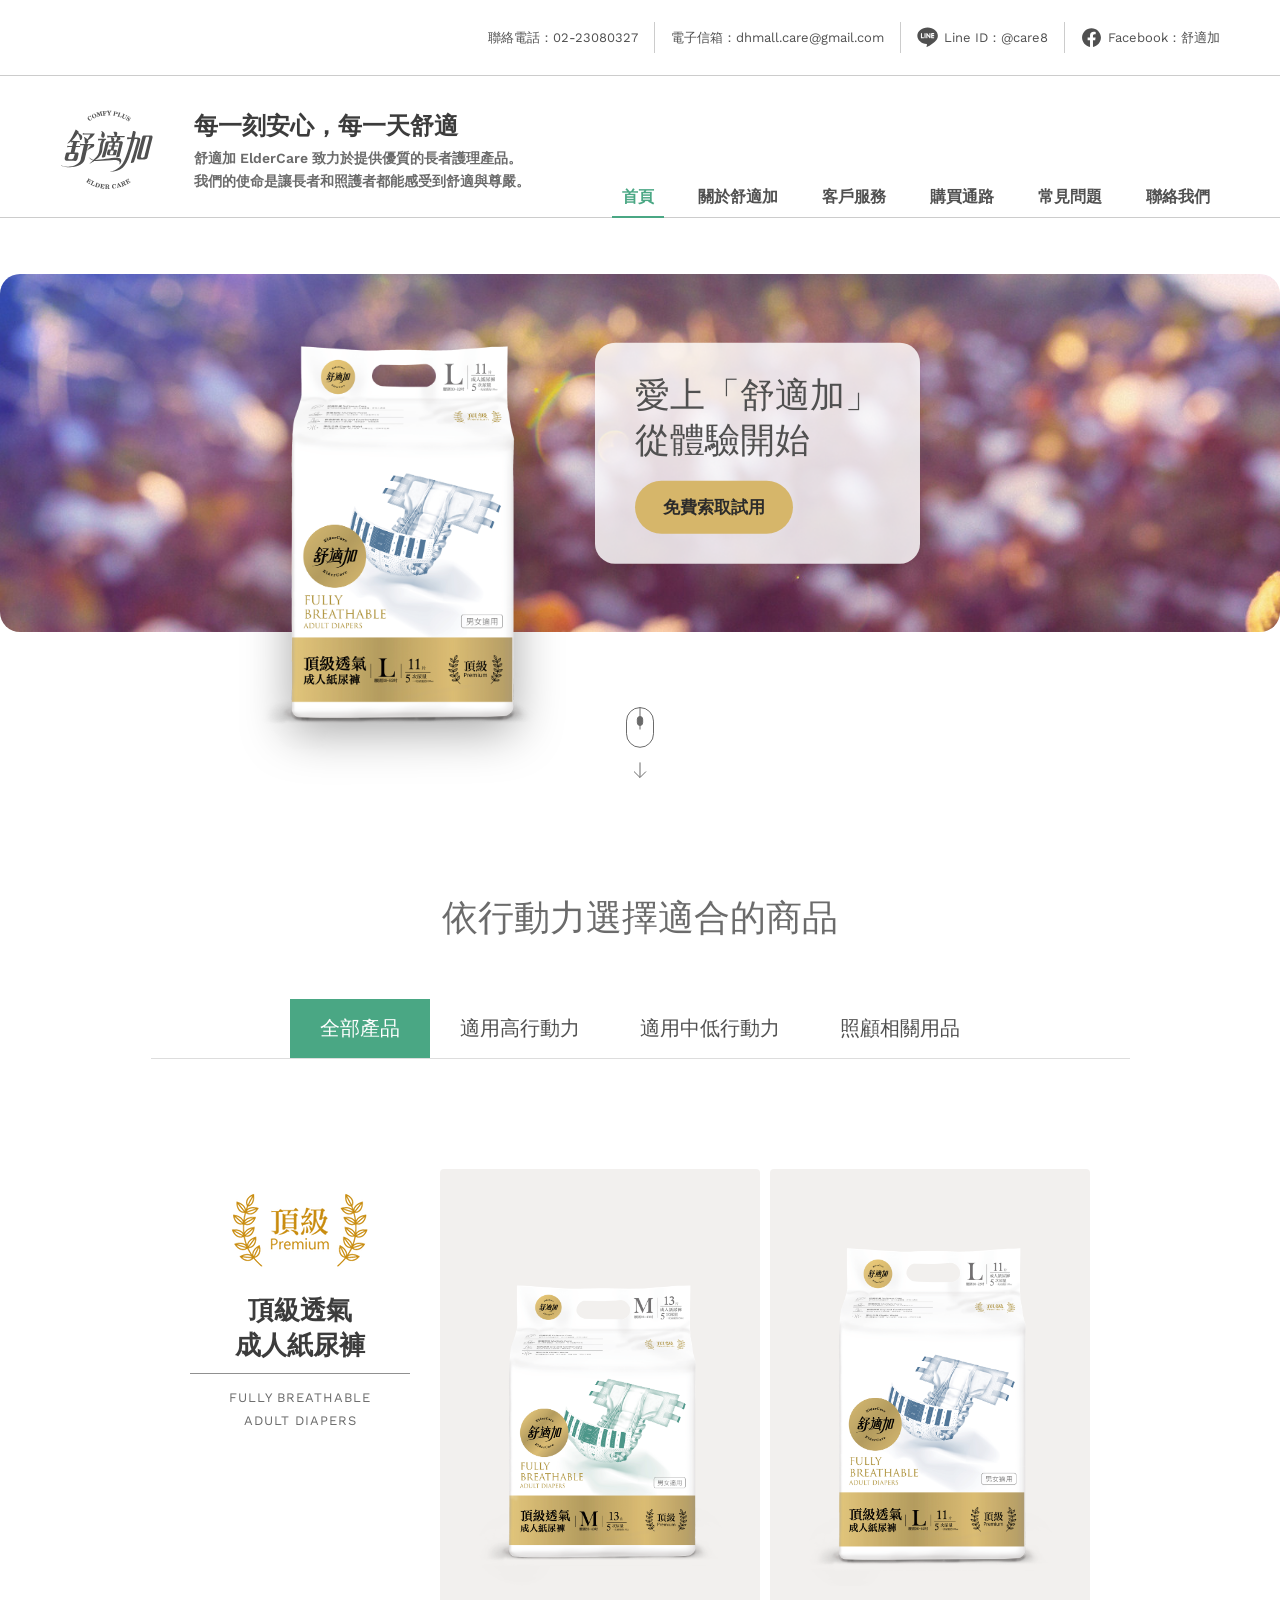
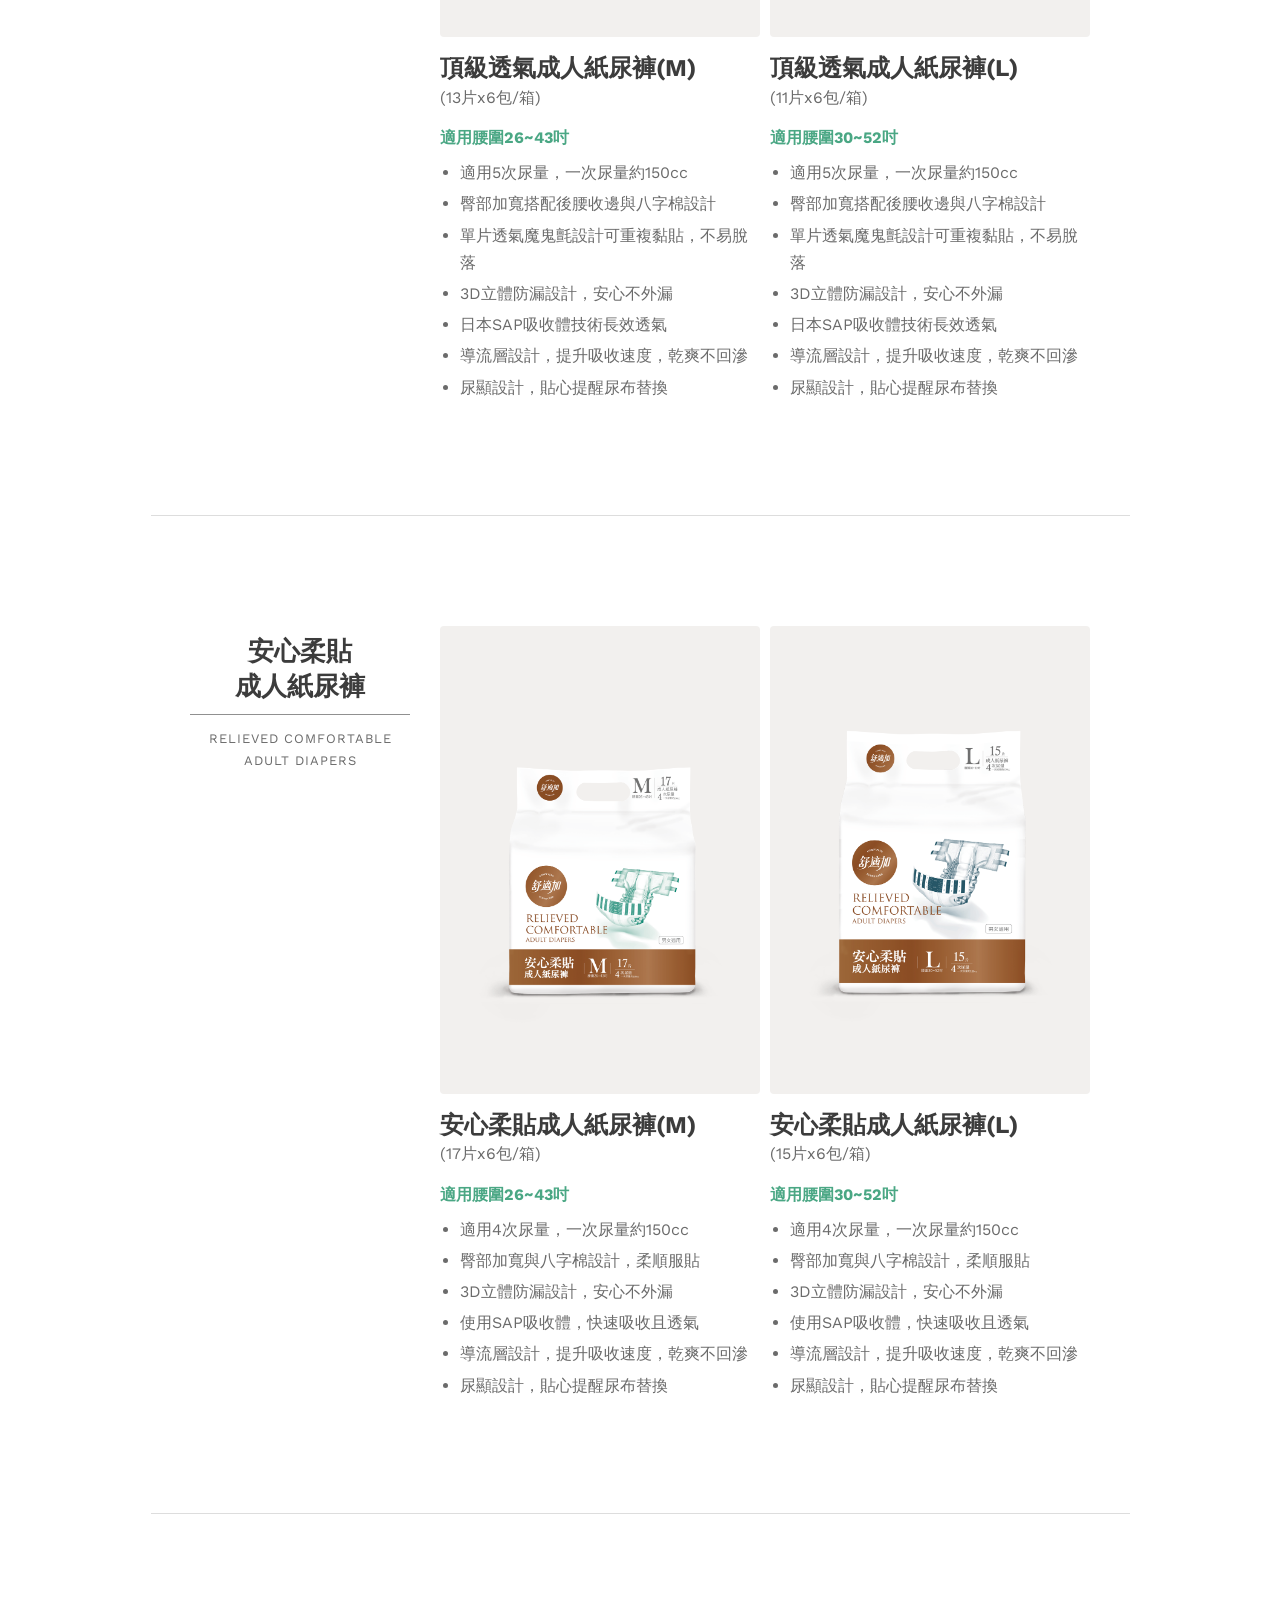
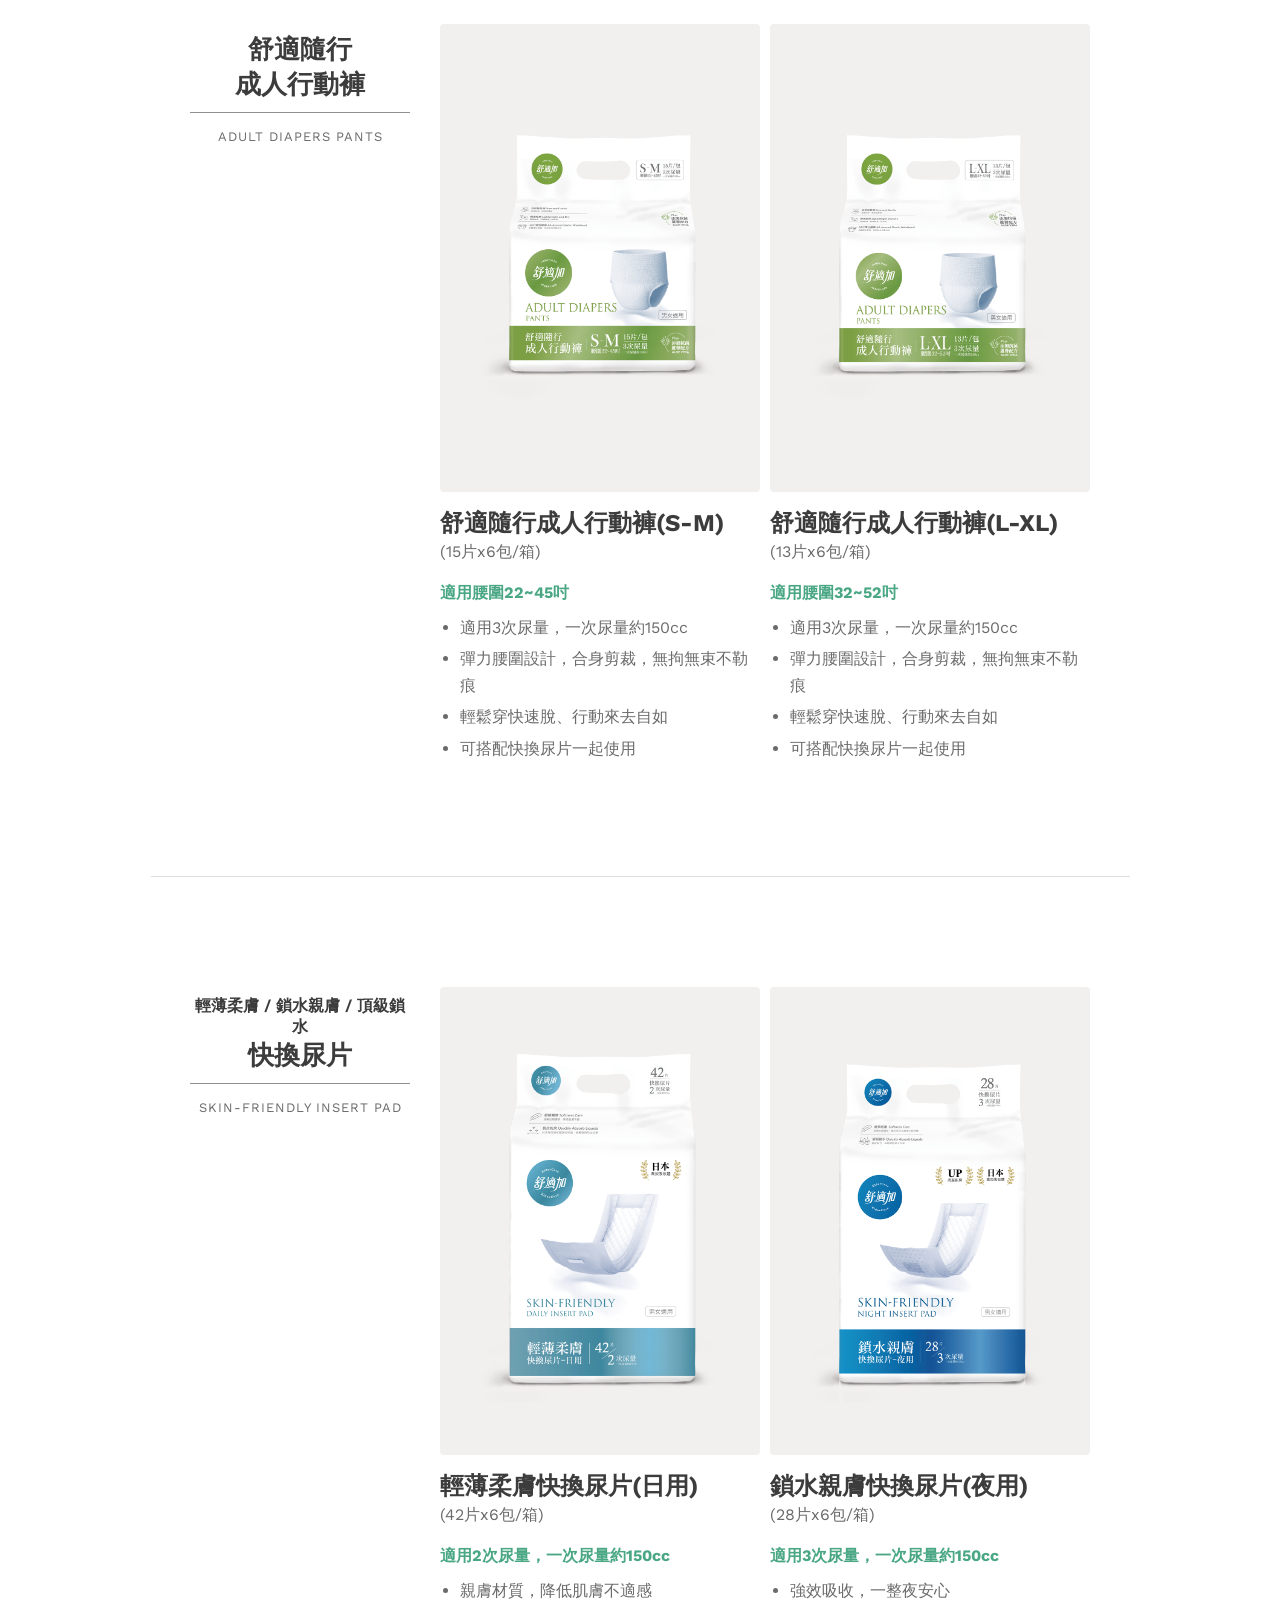
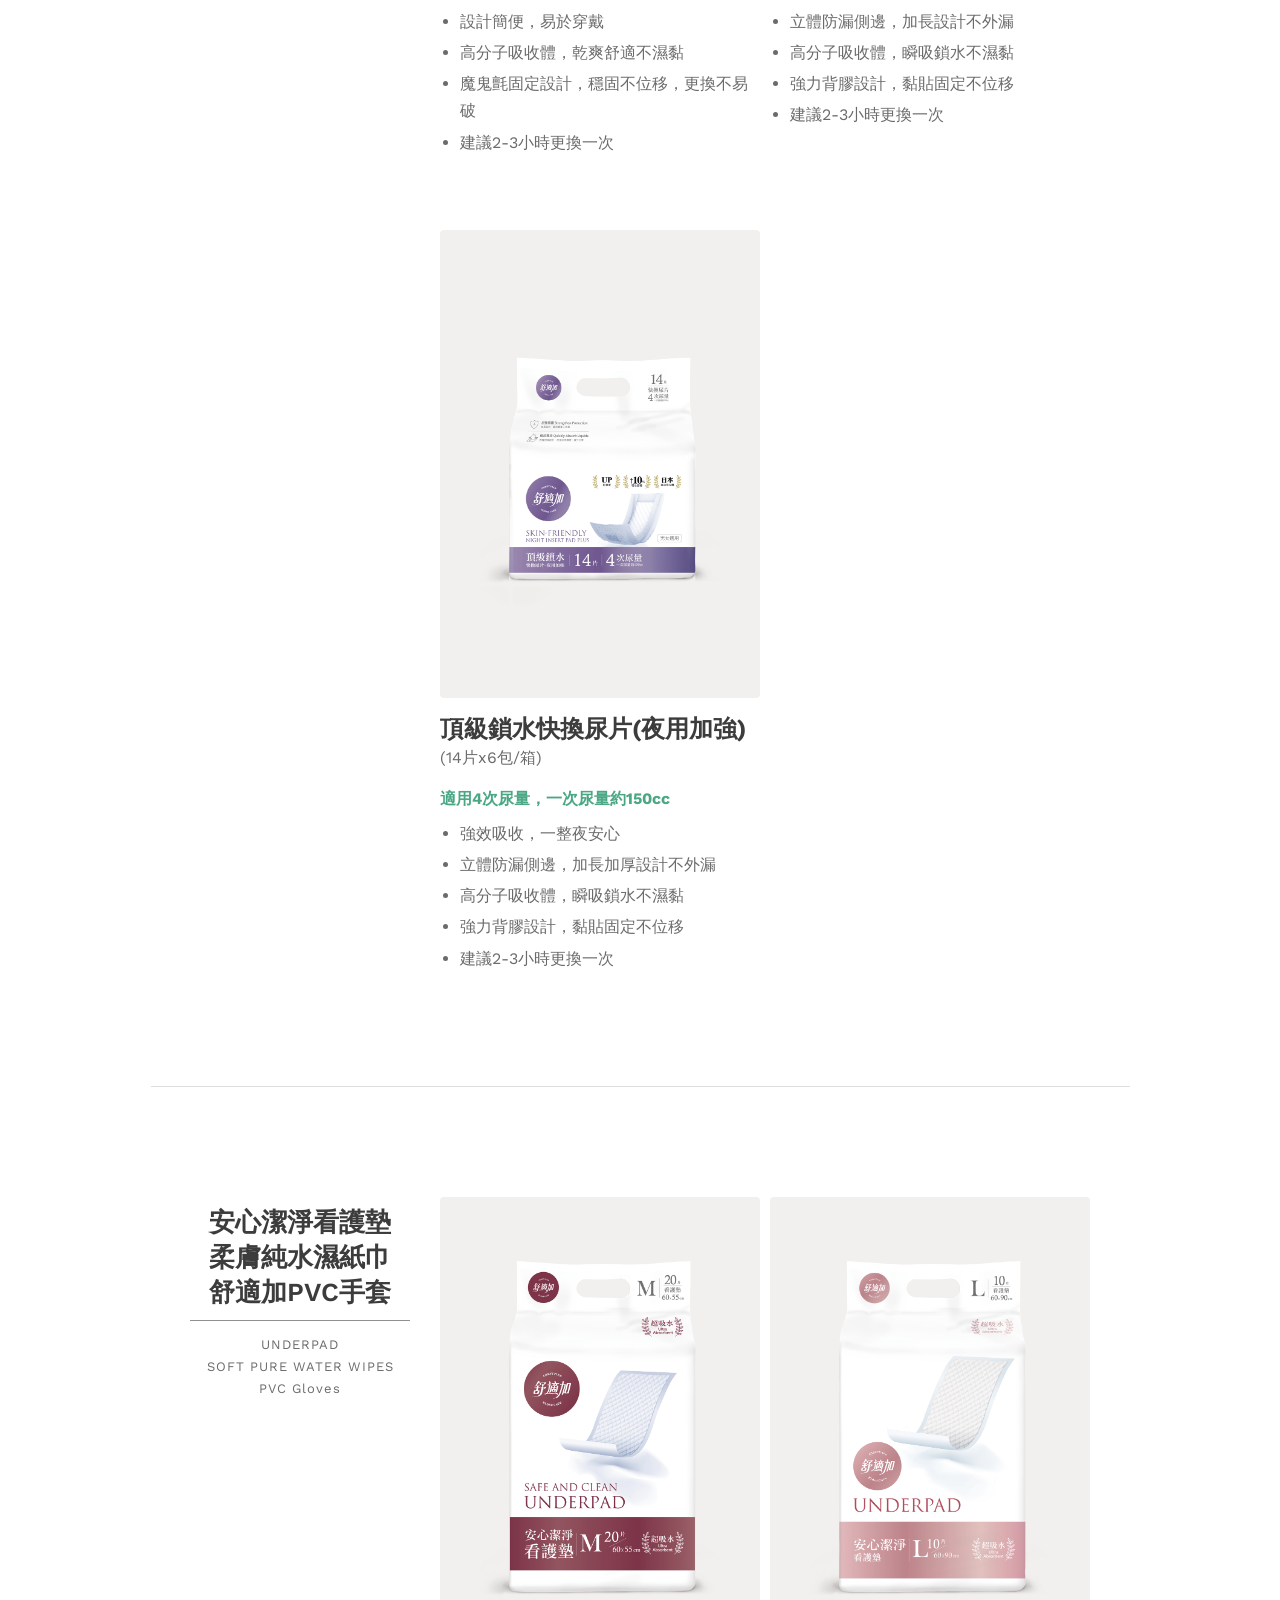
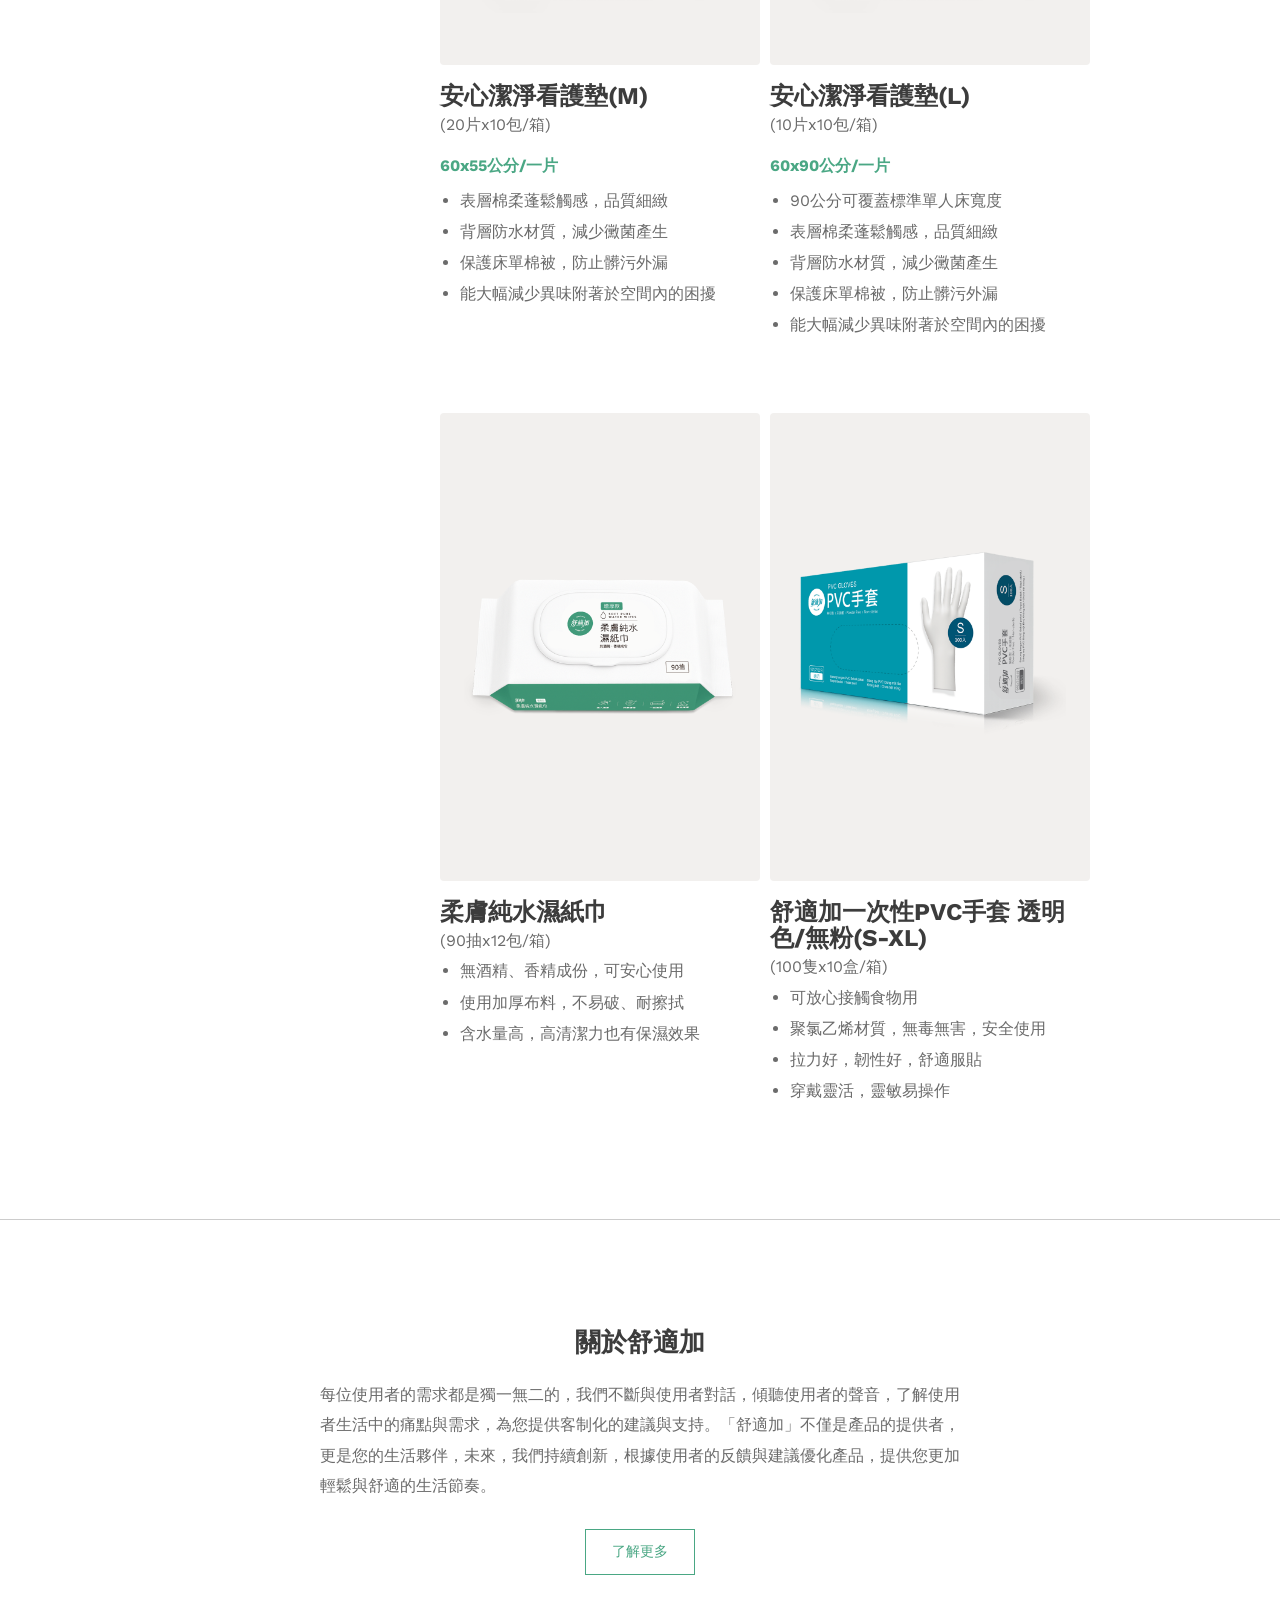
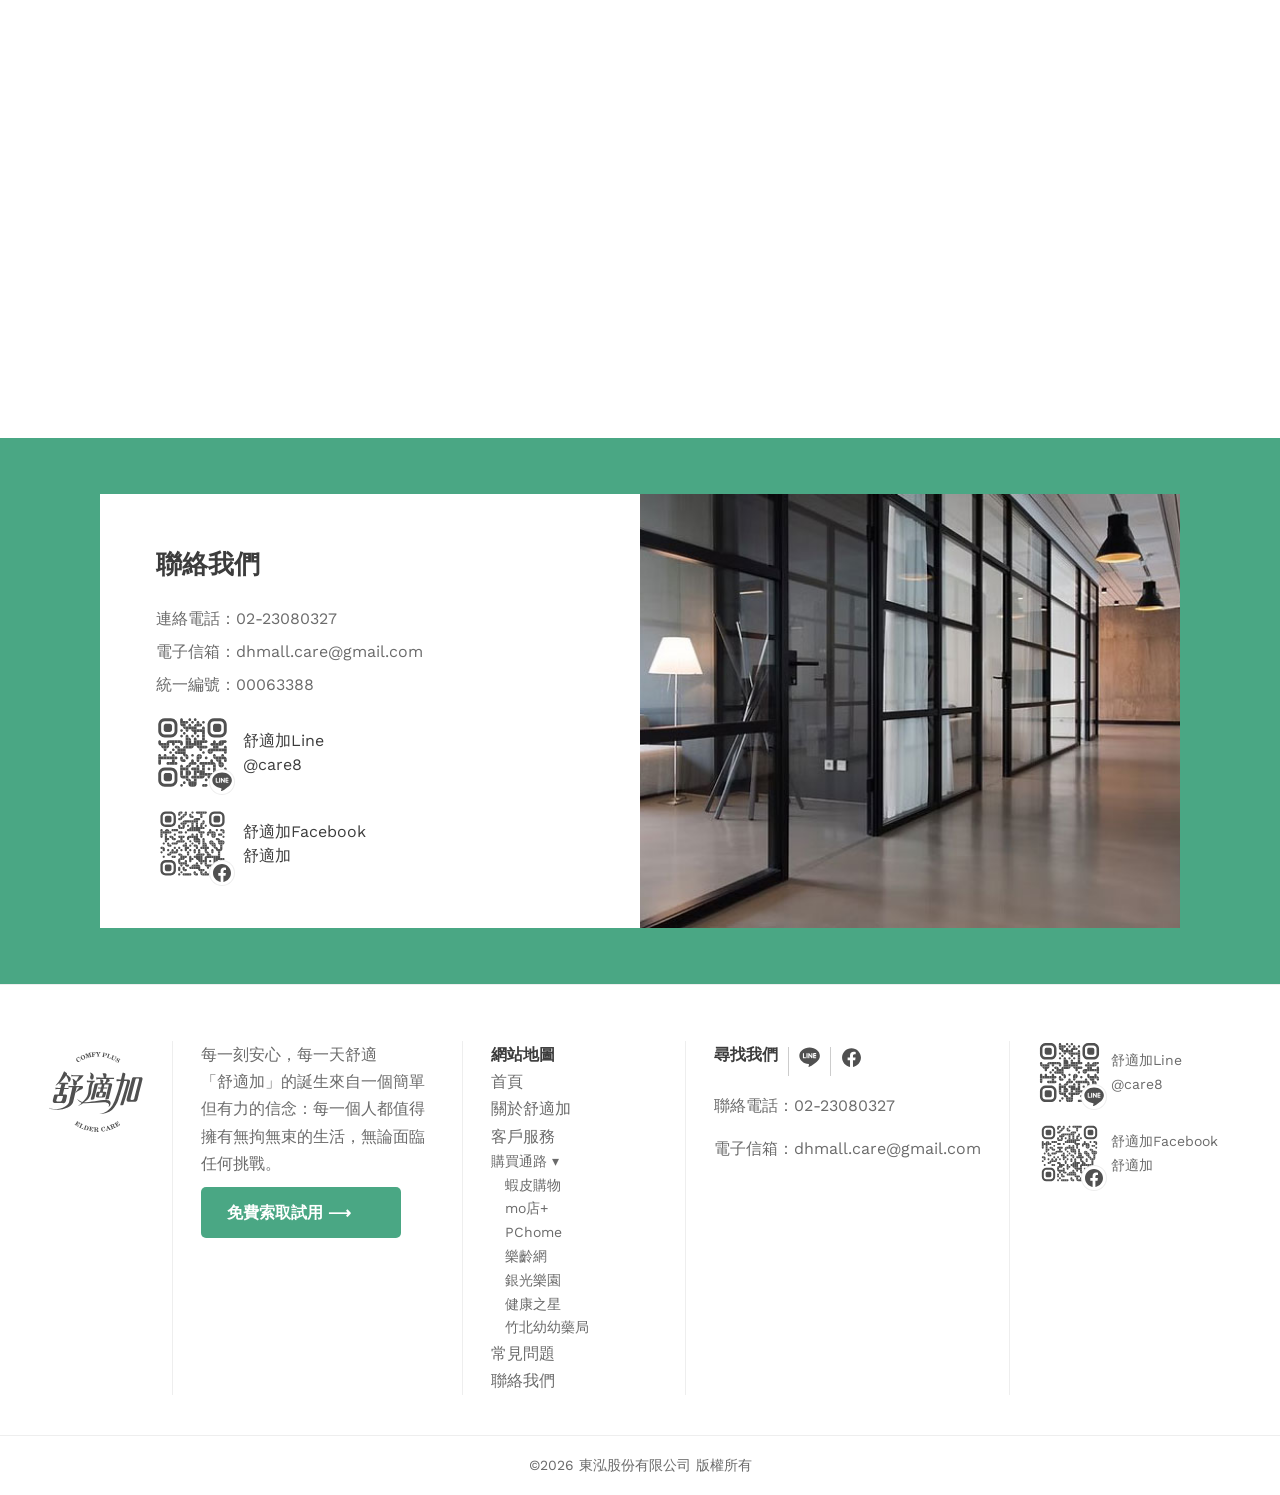
<file: index.html>
<!DOCTYPE html>
<html lang="zh-Hant">
<head>
<meta charset="UTF-8">
<meta name="viewport" content="width=device-width, initial-scale=1.0">
<title>舒適加 | 成人照顧用品 | 成人紙尿褲、成人行動褲、黏貼式尿布、快換尿片、看護墊 | 愛上，從體驗開始</title>
<link rel="icon" href="images/favicon.png">
<link rel="stylesheet" href="style.css">
<link rel="preconnect" href="https://fonts.googleapis.com">
<link rel="preconnect" href="https://fonts.gstatic.com" crossorigin>
<link href="https://fonts.googleapis.com/css2?family=Handjet:wght,ELSH@100..900,2&family=Noto+Serif+TC&family=Work+Sans:ital,wght@0,100..900;1,100..900&display=swap" rel="stylesheet">
</head>
<body>
<header class="site-header">
  <div class="topbar">
    <div class="bar topbar-inner">
      <a href="tel:0223080327">聯絡電話：02-23080327</a>
      <a href="mailto:dhmall.care@gmail.com">電子信箱：dhmall.care@gmail.com</a>
      <a href="https://lin.ee/dEskHnp" target="_blank" rel="noopener" class="topbar-icon-link"><span class="topbar-icon icon-swap" aria-hidden="true"><img src="images/icon-line.svg" alt="" class="icon-base"><img src="images/icon-line-hover.svg" alt="" class="icon-hover"></span>Line ID：@care8</a>
      <a href="https://www.facebook.com/comfyplus.tw" target="_blank" rel="noopener" class="topbar-icon-link"><span class="topbar-icon icon-swap" aria-hidden="true"><img src="images/icon-facebook.svg" alt="" class="icon-base"><img src="images/icon-facebook-hover.svg" alt="" class="icon-hover"></span>Facebook：舒適加</a>
    </div>
  </div>
  <div class="mainbar">
    <div class="bar mainbar-inner">
      <a href="index.html" class="logo">
        <span class="logo-img icon-swap"><img src="images/logo.svg" alt="舒適加 Comfy Plus Elder Care" class="icon-base"><img src="images/logo-hover.svg" alt="" class="icon-hover"></span>
      </a>
      <button type="button" class="nav-toggle" id="navToggle" aria-label="開啟選單" aria-expanded="false" aria-controls="mainNav">
        <span></span><span></span><span></span>
      </button>
      <div class="tagline">
        <h1>每一刻安心，每一天舒適</h1>
        <p>舒適加 ElderCare 致力於提供優質的長者護理產品。<br>我們的使命是讓長者和照護者都能感受到舒適與尊嚴。</p>
      </div>
      <nav class="mainnav" id="mainNav">
        <a href="index.html" class="active">首頁</a>
        <a href="about.html">關於舒適加</a>
        <a href="service.html">客戶服務</a>
        <a href="buy.html">購買通路</a>
        <a href="faq.html">常見問題</a>
        <a href="contactus.html">聯絡我們</a>
      </nav>
    </div>
  </div>
</header>

<main>
  <section class="hero">
    <div class="hero-container">
      <div class="hero-box-wrap">
        <div class="hero-box">
          <div class="hero-box-bg" style="background-image:url('images/cotton-2023-11-27-05-09-22-utc_edited.jpg');"></div>
          <div class="hero-text">
            <h2>愛上「舒適加」<br>從體驗開始</h2>
            <a href="https://docs.google.com/forms/d/1OPw-nkULOVYaguo0U02xBSoH95jGN0qlXhb7-xASJwA/edit" target="_blank" rel="noopener" class="btn-gold">免費索取試用</a>
          </div>
          <div class="hero-product">
          <img src="images/premium_L.png" alt="頂級透氣成人紙尿褲" width="387" height="585">
        </div>
        </div>
      </div>
    </div>
    <div class="scroll-indicator" aria-hidden="true">
      <svg width="28" height="200" viewBox="0 0 28 50" fill="none" xmlns="http://www.w3.org/2000/svg">
<rect x="0.5" y="0.604492" width="27" height="39.6897" rx="13.5" stroke="#505050"></rect>
<path d="M14 0.695068L14 22.1064" stroke="#505050" stroke-linecap="round"></path>
<rect x="11.3413" y="9.54645" width="5.3174" height="8.85417" rx="2.6587" fill="#505050" stroke="#505050"></rect>
<g>
<path d="M8.30042 61.4828L14 67.1824L19.6996 61.4828" stroke="#505050" stroke-linecap="round"></path>
<path d="M14 66.7259V52.4733" stroke="#505050" stroke-linecap="round"></path>
  <animateTransform attributeName="transform" type="translate" values="0 -10;0 40;" begin="0s" dur="2s" repeatCount="indefinite"></animateTransform>
  <animate attributeName="opacity" values="0;1;1;1;1;1;0" dur="2s" repeatCount="indefinite"></animate>
</g>
</svg>
    </div>
  </section>

  <section class="filter-section">
    <div class="container">
      <h2 class="section-title">依行動力選擇適合的商品</h2>
      <div class="filter-tabs">
        <button class="tab active" data-filter="all">全部產品</button>
        <button class="tab" data-filter="high">適用高行動力</button>
        <button class="tab" data-filter="mid">適用中低行動力</button>
        <button class="tab" data-filter="care">照顧相關用品</button>
      </div>
    </div>
  </section>

  <section class="product-category" data-cats="mid">
    <div class="container cat-row">
      <div class="cat-label">
        <img src="images/399282_3dc784b859944d4f8203122feb60af1d.png" alt="頂級標誌" class="cat-badge-img">
        <h3>頂級透氣<br>成人紙尿褲</h3>
        <p class="cat-en">FULLY BREATHABLE<br>ADULT DIAPERS</p>
      </div>
      <div class="cat-products">
        <article class="product-card">
          <div class="product-img"><img src="images/premium_M.png" alt="頂級透氣成人紙尿褲(M)"></div>
          <h4>頂級透氣成人紙尿褲(M)<br><span class="pack">(13片x6包/箱)</span></h4>
          <p class="fit">適用腰圍26~43吋</p>
          <ul>
            <li>適用5次尿量，一次尿量約150cc</li>
            <li>臀部加寬搭配後腰收邊與八字棉設計</li>
            <li>單片透氣魔鬼氈設計可重複黏貼，不易脫落</li>
            <li>3D立體防漏設計，安心不外漏</li>
            <li>日本SAP吸收體技術長效透氣</li>
            <li>導流層設計，提升吸收速度，乾爽不回滲</li>
            <li>尿顯設計，貼心提醒尿布替換</li>
          </ul>
        </article>
        <article class="product-card">
          <div class="product-img"><img src="images/premium_L.png" alt="頂級透氣成人紙尿褲(L)"></div>
          <h4>頂級透氣成人紙尿褲(L)<br><span class="pack">(11片x6包/箱)</span></h4>
          <p class="fit">適用腰圍30~52吋</p>
          <ul>
            <li>適用5次尿量，一次尿量約150cc</li>
            <li>臀部加寬搭配後腰收邊與八字棉設計</li>
            <li>單片透氣魔鬼氈設計可重複黏貼，不易脫落</li>
            <li>3D立體防漏設計，安心不外漏</li>
            <li>日本SAP吸收體技術長效透氣</li>
            <li>導流層設計，提升吸收速度，乾爽不回滲</li>
            <li>尿顯設計，貼心提醒尿布替換</li>
          </ul>
        </article>
      </div>
    </div>
  </section>

  <section class="product-category alt" data-cats="mid">
    <div class="container cat-row">
      <div class="cat-label">
        <h3>安心柔貼<br>成人紙尿褲</h3>
        <p class="cat-en">RELIEVED COMFORTABLE<br>ADULT DIAPERS</p>
      </div>
      <div class="cat-products">
        <article class="product-card">
          <div class="product-img"><img src="images/PE_M.png" alt="安心柔貼成人紙尿褲(M)"></div>
          <h4>安心柔貼成人紙尿褲(M)<br><span class="pack">(17片x6包/箱)</span></h4>
          <p class="fit">適用腰圍26~43吋</p>
          <ul>
            <li>適用4次尿量，一次尿量約150cc</li>
            <li>臀部加寬與八字棉設計，柔順服貼</li>
            <li>3D立體防漏設計，安心不外漏</li>
            <li>使用SAP吸收體，快速吸收且透氣</li>
            <li>導流層設計，提升吸收速度，乾爽不回滲</li>
            <li>尿顯設計，貼心提醒尿布替換</li>
          </ul>
        </article>
        <article class="product-card">
          <div class="product-img"><img src="images/PE_L.png" alt="安心柔貼成人紙尿褲(L)"></div>
          <h4>安心柔貼成人紙尿褲(L)<br><span class="pack">(15片x6包/箱)</span></h4>
          <p class="fit">適用腰圍30~52吋</p>
          <ul>
            <li>適用4次尿量，一次尿量約150cc</li>
            <li>臀部加寬與八字棉設計，柔順服貼</li>
            <li>3D立體防漏設計，安心不外漏</li>
            <li>使用SAP吸收體，快速吸收且透氣</li>
            <li>導流層設計，提升吸收速度，乾爽不回滲</li>
            <li>尿顯設計，貼心提醒尿布替換</li>
          </ul>
        </article>
      </div>
    </div>
  </section>

  <section class="product-category" data-cats="high">
    <div class="container cat-row">
      <div class="cat-label">
        <h3>舒適隨行<br>成人行動褲</h3>
        <p class="cat-en">ADULT DIAPERS PANTS</p>
      </div>
      <div class="cat-products">
        <article class="product-card">
          <div class="product-img"><img src="images/pants_S-M.png" alt="舒適隨行成人行動褲(S-M)"></div>
          <h4>舒適隨行成人行動褲(S-M)<br><span class="pack">(15片x6包/箱)</span></h4>
          <p class="fit">適用腰圍22~45吋</p>
          <ul>
            <li>適用3次尿量，一次尿量約150cc</li>
            <li>彈力腰圍設計，合身剪裁，無拘無束不勒痕</li>
            <li>輕鬆穿快速脫、行動來去自如</li>
            <li>可搭配快換尿片一起使用</li>
          </ul>
        </article>
        <article class="product-card">
          <div class="product-img"><img src="images/pants_L-XL.png" alt="舒適隨行成人行動褲(L-XL)"></div>
          <h4>舒適隨行成人行動褲(L-XL)<br><span class="pack">(13片x6包/箱)</span></h4>
          <p class="fit">適用腰圍32~52吋</p>
          <ul>
            <li>適用3次尿量，一次尿量約150cc</li>
            <li>彈力腰圍設計，合身剪裁，無拘無束不勒痕</li>
            <li>輕鬆穿快速脫、行動來去自如</li>
            <li>可搭配快換尿片一起使用</li>
          </ul>
        </article>
      </div>
    </div>
  </section>

  <section class="product-category alt" data-cats="high mid">
    <div class="container cat-row">
      <div class="cat-label">
        <h3><div style="font-size: 16px;">輕薄柔膚 / 鎖水親膚 / 頂級鎖水</div>快換尿片</h3>
        <p class="cat-en">SKIN-FRIENDLY INSERT PAD</p>
      </div>
      <div class="cat-products">
        <article class="product-card">
          <div class="product-img"><img src="images/daily.png" alt="輕薄柔膚快換尿片(日用)"></div>
          <h4>輕薄柔膚快換尿片(日用)<br><span class="pack">(42片x6包/箱)</span></h4>
          <p class="fit">適用2次尿量，一次尿量約150cc</p>
          <ul>
            <li>親膚材質，降低肌膚不適感</li>
            <li>設計簡便，易於穿戴</li>
            <li>高分子吸收體，乾爽舒適不濕黏</li>
            <li>魔鬼氈固定設計，穩固不位移，更換不易破</li>
            <li>建議2-3小時更換一次</li>
          </ul>
        </article>
        <article class="product-card">
          <div class="product-img"><img src="images/night.png" alt="鎖水親膚快換尿片(夜用)"></div>
          <h4>鎖水親膚快換尿片(夜用)<br><span class="pack">(28片x6包/箱)</span></h4>
          <p class="fit">適用3次尿量，一次尿量約150cc</p>
          <ul>
            <li>強效吸收，一整夜安心</li>
            <li>立體防漏側邊，加長設計不外漏</li>
            <li>高分子吸收體，瞬吸鎖水不濕黏</li>
            <li>強力背膠設計，黏貼固定不位移</li>
            <li>建議2-3小時更換一次</li>
          </ul>
        </article>
        <article class="product-card">
          <div class="product-img"><img src="images/night-plus.png" alt="頂級鎖水快換尿片(夜用加強)"></div>
          <h4>頂級鎖水快換尿片(夜用加強)<br><span class="pack">(14片x6包/箱)</span></h4>
          <p class="fit">適用4次尿量，一次尿量約150cc</p>
          <ul>
            <li>強效吸收，一整夜安心</li>
            <li>立體防漏側邊，加長加厚設計不外漏</li>
            <li>高分子吸收體，瞬吸鎖水不濕黏</li>
            <li>強力背膠設計，黏貼固定不位移</li>
            <li>建議2-3小時更換一次</li>
          </ul>
        </article>
      </div>
    </div>
  </section>

  <section class="product-category" data-cats="care">
    <div class="container cat-row">
      <div class="cat-label">
        <h3>安心潔淨看護墊 <br>柔膚純水濕紙巾 <br>舒適加PVC手套</h3>
        <p class="cat-en">UNDERPAD <br> SOFT PURE WATER WIPES <br> PVC Gloves</p>
      </div>
      <div class="cat-products">
        <article class="product-card">
          <div class="product-img"><img src="images/underpad-PB_60x55.png" alt="安心潔淨看護墊(M)"></div>
          <h4>安心潔淨看護墊(M)<br><span class="pack">(20片x10包/箱)</span></h4>
          <p class="fit">60x55公分/一片</p>
          <ul>
            <li>表層棉柔蓬鬆觸感，品質細緻</li>
            <li>背層防水材質，減少黴菌產生</li>
            <li>保護床單棉被，防止髒污外漏</li>
            <li>能大幅減少異味附著於空間內的困擾</li>
          </ul>
        </article>
        <article class="product-card">
          <div class="product-img"><img src="images/underpad-PB_60x90.png" alt="安心潔淨看護墊(L)"></div>
          <h4>安心潔淨看護墊(L)<br><span class="pack">(10片x10包/箱)</span></h4>
          <p class="fit">60x90公分/一片</p>
          <ul>
            <li>90公分可覆蓋標準單人床寬度</li>
            <li>表層棉柔蓬鬆觸感，品質細緻</li>
            <li>背層防水材質，減少黴菌產生</li>
            <li>保護床單棉被，防止髒污外漏</li>
            <li>能大幅減少異味附著於空間內的困擾</li>
          </ul>
        </article>
        <article class="product-card">
          <div class="product-img"><img src="images/water_wipes.png" alt="柔膚純水濕紙巾"></div>
          <h4>柔膚純水濕紙巾<br><span class="pack">(90抽x12包/箱)</span></h4>
          <ul>
            <li>無酒精、香精成份，可安心使用</li>
            <li>使用加厚布料，不易破、耐擦拭</li>
            <li>含水量高，高清潔力也有保濕效果</li>
          </ul>
        </article>
        <article class="product-card">
          <div class="product-img"><img src="images/gloves.png" alt="舒適加一次性PVC手套 透明色/無粉(S-XL)"></div>
          <h4>舒適加一次性PVC手套 透明色/無粉(S-XL)<br><span class="pack">(100隻x10盒/箱)</span></h4>
          <ul>
            <li>可放心接觸食物用</li>
            <li>聚氯乙烯材質，無毒無害，安全使用</li>
            <li>拉力好，韌性好，舒適服貼</li>
            <li>穿戴靈活，靈敏易操作</li>
          </ul>
        </article>
      </div>
    </div>
  </section>

  <section class="about">
    <div class="container about-content">
      <h2>關於舒適加</h2>
      <p>每位使用者的需求都是獨一無二的，我們不斷與使用者對話，傾聽使用者的聲音，了解使用者生活中的痛點與需求，為您提供客制化的建議與支持。「舒適加」不僅是產品的提供者，更是您的生活夥伴，未來，我們持續創新，根據使用者的反饋與建議優化產品，提供您更加輕鬆與舒適的生活節奏。</p>
      <a href="about.html" class="btn-outline">了解更多</a>
    </div>
  </section>

  <section class="tagline-banner">
    <div class="tagline-bg"></div>
    <div class="container tagline-content">
      <p>每一刻安心</p>
      <p>每一天舒適</p>
    </div>
  </section>

  <section class="home-contact-band">
    <div class="container home-contact-inner">
      <div class="home-contact-info">
        <h2>聯絡我們</h2>
        <p><a href="tel:0223080327">連絡電話：02-23080327</a></p>
        <p><a href="mailto:dhmall.care@gmail.com">電子信箱：dhmall.care@gmail.com</a></p>
        <p>統一編號：00063388</p>
        <div class="social-row">
          <div class="qr-badge qr-badge-light">
            <a href="https://lin.ee/dEskHnp" target="_blank" rel="noopener" aria-label="舒適加 LINE">
              <img src="images/qr-line.svg" alt="舒適加 LINE QR Code" class="qr-code">
              <span class="qr-icon" aria-hidden="true"><span class="icon-swap"><img src="images/icon-line.svg" alt="" class="icon-base"><img src="images/icon-line-hover.svg" alt="" class="icon-hover"></span></span>
            </a>
          </div>
          <div><a href="https://lin.ee/dEskHnp" target="_blank" rel="noopener" aria-label="舒適加 LINE"><p>舒適加Line</p><p>@care8</p></a></div>
        </div>
        <div class="social-row">
          <div class="qr-badge qr-badge-light">
            <a href="https://www.facebook.com/comfyplus.tw" target="_blank" rel="noopener" aria-label="舒適加 Facebook">
              <img src="images/qr-facebook.svg" alt="舒適加 Facebook QR Code" class="qr-code">
              <span class="qr-icon" aria-hidden="true"><span class="icon-swap"><img src="images/icon-facebook.svg" alt="" class="icon-base"><img src="images/icon-facebook-hover.svg" alt="" class="icon-hover"></span></span>
            </a>
          </div>
          <div><a href="https://www.facebook.com/comfyplus.tw" target="_blank" rel="noopener" aria-label="舒適加 Facebook"><p>舒適加Facebook</p><p>舒適加</p></a></div>
        </div>
      </div>
      <div class="home-contact-photo">
        <img src="images/11062b_6694be830cd1452ba1d012dc3593e29e.jpg" alt="舒適加辦公室">
      </div>
    </div>
  </section>

  <script>
  (function(){
    var tabs = document.querySelectorAll('.filter-tabs .tab');
    var cats = document.querySelectorAll('.product-category');
    var tabWrap = document.querySelector('.filter-tabs');
    var section = document.querySelector('.filter-section');
    if (!tabs.length || !tabWrap) return;

    function apply(f){
      cats.forEach(function(cat){
        var list = (cat.getAttribute('data-cats') || '').split(' ');
        cat.style.display = (f === 'all' || list.indexOf(f) !== -1) ? '' : 'none';
      });
      tabs.forEach(function(t){
        t.classList.toggle('active', t.getAttribute('data-filter') === f);
      });
      if (select) select.value = f;
    }

    /* On phone screens the four tabs are replaced by a native dropdown (the
       stylesheet swaps which one is visible). It is built from the buttons
       rather than duplicated in the markup, so the labels only ever have to
       be edited in one place — and because it is created here, a browser
       with JS off keeps the original tab row instead of losing the control
       entirely. Using a real <select> means phones show their own native
       picker, which is easier to use than a custom menu. */
    var select = document.createElement('select');
    select.className = 'filter-select';
    select.setAttribute('aria-label', '依行動力篩選商品');
    tabs.forEach(function(tab){
      var opt = document.createElement('option');
      opt.value = tab.getAttribute('data-filter');
      opt.textContent = tab.textContent.trim();
      if (tab.classList.contains('active')) opt.selected = true;
      select.appendChild(opt);
    });
    select.addEventListener('change', function(){ apply(select.value); });
    tabWrap.parentNode.insertBefore(select, tabWrap.nextSibling);
    if (section) section.classList.add('has-filter-select');

    tabs.forEach(function(tab){
      tab.addEventListener('click', function(){
        apply(tab.getAttribute('data-filter'));
      });
    });
  })();
  </script>

</main>
<footer class="site-footer">
  <div class="bar footer-top">
    <div class="footer-col footer-logo-col">
      <a href="index.html" class="logo">
        <span class="logo-img icon-swap"><img src="images/logo.svg" alt="舒適加 Comfy Plus Elder Care" class="icon-base"><img src="images/logo-hover.svg" alt="" class="icon-hover"></span>
      </a>
    </div>
    <div class="footer-col footer-brand">
      <p>每一刻安心，每一天舒適<br>「舒適加」的誕生來自一個簡單但有力的信念：每一個人都值得擁有無拘無束的生活，無論面臨任何挑戰。</p>
      <a href="https://docs.google.com/forms/d/1OPw-nkULOVYaguo0U02xBSoH95jGN0qlXhb7-xASJwA/edit" target="_blank" rel="noopener" class="btn-teal">免費索取試用 &#10230;</a>
    </div>
    <div class="footer-col">
      <h3>網站地圖</h3>
      <a href="index.html">首頁</a>
      <a href="about.html">關於舒適加</a>
      <a href="service.html">客戶服務</a>
      <span class="submenu-label">購買通路 &#9662;</span>
      <a href="https://shopee.tw/shop/1386194166" target="_blank" rel="noopener" class="sub">蝦皮購物</a>
      <a href="https://www.momoshop.com.tw/TP/TP0006157/main?entpCode=TP0006157" target="_blank" rel="noopener" class="sub">mo店+</a>
      <a href="https://24h.pchome.com.tw/prod/DAAU5J-A900IV50Z" target="_blank" rel="noopener" class="sub">PChome</a>
      <a href="https://www.ez66.com.tw/products/g1pu71250000003" target="_blank" rel="noopener" class="sub">樂齡網</a>
      <a href="https://www.altc.com.tw/products/ssc-03" target="_blank" rel="noopener" class="sub">銀光樂園</a>
      <a href="https://www.vitalstar2019.com.tw/" target="_blank" rel="noopener" class="sub">健康之星</a>
      <a href="https://shopee.tw/yoyopharm?categoryId=100630&entryPoint=ShopByPDP&itemId=17687383440" target="_blank" rel="noopener" class="sub">竹北幼幼藥局</a>
      <a href="faq.html">常見問題</a>
      <a href="contactus.html">聯絡我們</a>
    </div>
    <div class="footer-col">
      <div class="find-us">
        <h3>尋找我們</h3>
      <div class="footer-social-icons">
        <a href="https://lin.ee/dEskHnp" target="_blank" rel="noopener" aria-label="舒適加 LINE">
          <span class="footer-social-icon icon-swap" role="img" aria-label="LINE"><img src="images/icon-line.svg" alt="" class="icon-base"><img src="images/icon-line-hover.svg" alt="" class="icon-hover"></span>
        </a>
        <a href="https://www.facebook.com/comfyplus.tw" target="_blank" rel="noopener" aria-label="舒適加 Facebook">
          <span class="footer-social-icon icon-swap" role="img" aria-label="Facebook"><img src="images/icon-facebook.svg" alt="" class="icon-base"><img src="images/icon-facebook-hover.svg" alt="" class="icon-hover"></span>
        </a>
      </div>
      </div>
      
      <p><a href="tel:0223080327">聯絡電話：02-23080327</a></p>
      <p><a href="mailto:dhmall.care@gmail.com">電子信箱：dhmall.care@gmail.com</a></p>
    </div>
    <div class="footer-col qr-col">
      <div class="qr-item">
        <div class="qr-badge">
          <a href="https://lin.ee/dEskHnp" target="_blank" rel="noopener" aria-label="舒適加 LINE">
              <img src="images/qr-line.svg" alt="舒適加 LINE QR Code" class="qr-code">
              <span class="qr-icon" aria-hidden="true"><span class="icon-swap"><img src="images/icon-line.svg" alt="" class="icon-base"><img src="images/icon-line-hover.svg" alt="" class="icon-hover"></span></span>
          </a>
        </div>
        <div><a href="https://lin.ee/dEskHnp" target="_blank" rel="noopener" aria-label="舒適加 LINE"><p>舒適加Line</p><p>@care8</p></a></div>
      </div>
      <div class="qr-item">
        <div class="qr-badge">
          <a href="https://www.facebook.com/comfyplus.tw" target="_blank" rel="noopener" aria-label="舒適加 Facebook">
              <img src="images/qr-facebook.svg" alt="舒適加 Facebook QR Code" class="qr-code">
              <span class="qr-icon" aria-hidden="true"><span class="icon-swap"><img src="images/icon-facebook.svg" alt="" class="icon-base"><img src="images/icon-facebook-hover.svg" alt="" class="icon-hover"></span></span>
          </a>
        </div>
        <div><a href="https://www.facebook.com/comfyplus.tw" target="_blank" rel="noopener" aria-label="舒適加 Facebook"><p>舒適加Facebook</p><p>舒適加</p></a></div>
      </div>
    </div>
  </div>
  <div class="footer-bottom">
    <div class="bar">&copy;2026 東泓股份有限公司 版權所有</div>
  </div>
</footer>

<!-- Product quick-view lightbox: photo on the left, product details and
     feature list on the right. Stays `hidden` until a product photo is
     clicked; the script at the bottom of this page fills it in and drives
     the prev/next arrows. -->
<div class="lightbox" id="lightbox" role="dialog" aria-modal="true" aria-labelledby="lightboxTitle" hidden>
  <div class="lightbox-bg" id="lightboxBg" aria-hidden="true"></div>
  <button type="button" class="lightbox-close" id="lightboxClose" aria-label="關閉">&times;</button>
  <button type="button" class="lightbox-nav lightbox-prev" id="lightboxPrev" aria-label="上一個產品">
    <svg viewBox="0 0 24 24" width="24" height="24" aria-hidden="true" focusable="false">
      <path d="M15 4 L7 12 L15 20" fill="none" stroke="currentColor" stroke-width="2"
            stroke-linecap="round" stroke-linejoin="round"/>
    </svg>
  </button>
  <button type="button" class="lightbox-nav lightbox-next" id="lightboxNext" aria-label="下一個產品">
    <svg viewBox="0 0 24 24" width="24" height="24" aria-hidden="true" focusable="false">
      <path d="M9 4 L17 12 L9 20" fill="none" stroke="currentColor" stroke-width="2"
            stroke-linecap="round" stroke-linejoin="round"/>
    </svg>
  </button>
  <div class="lightbox-panel">
    <div class="lightbox-media">
      <img id="lightboxImg" alt="">
    </div>
    <div class="lightbox-info">
      <h3 class="lightbox-title" id="lightboxTitle"></h3>
      <p class="lightbox-pack" id="lightboxPack"></p>
      <p class="lightbox-fit" id="lightboxFit"></p>
      <ul class="lightbox-features" id="lightboxFeatures"></ul>
      <p class="lightbox-count" id="lightboxCount"></p>
    </div>
  </div>
</div>

<script>
(function(){
  // Hide the header when scrolling down, slide it back in when scrolling up
  // (matches the original site's sticky-header behaviour).
  var header = document.querySelector('.site-header');
  var mainnav = document.getElementById('mainNav');
  if (!header) return;
  var lastY = window.scrollY;
  var HIDE_AFTER = 60;
  window.addEventListener('scroll', function(){
    if (mainnav && mainnav.classList.contains('open')) return; // keep header visible while the mobile menu is open
    var y = window.scrollY;
    if (y > lastY && y > HIDE_AFTER) {
      header.classList.add('header-hidden');
    } else {
      header.classList.remove('header-hidden');
    }
    lastY = y;
  }, { passive: true });
})();

(function(){
  // Mobile hamburger menu: toggles the nav list open/closed on small screens.
  var toggle = document.getElementById('navToggle');
  var nav = document.getElementById('mainNav');
  if (!toggle || !nav) return;
  toggle.addEventListener('click', function(){
    var isOpen = nav.classList.toggle('open');
    toggle.classList.toggle('open', isOpen);
    toggle.setAttribute('aria-expanded', isOpen ? 'true' : 'false');
  });
  // Tapping a menu link closes the menu (useful for same-page anchors / after navigation).
  nav.querySelectorAll('a').forEach(function(a){
    a.addEventListener('click', function(){
      nav.classList.remove('open');
      toggle.classList.remove('open');
      toggle.setAttribute('aria-expanded', 'false');
    });
  });
  // If the window is resized back up past the mobile breakpoint, reset the menu state.
  window.addEventListener('resize', function(){
    if (window.innerWidth > 767 && nav.classList.contains('open')) {
      nav.classList.remove('open');
      toggle.classList.remove('open');
      toggle.setAttribute('aria-expanded', 'false');
    }
  });
})();

(function(){
  // "每一刻安心/每一天舒適" banner: the background photo stays fixed in the
  // viewport (background-attachment:fixed, in CSS) and its position never
  // shifts, while it slowly zooms in as the section scrolls through view.
  // IMPORTANT: this animates background-size (in px), never a transform —
  // a transform on this element would silently turn off background-
  // attachment:fixed and make the image drift instead of staying anchored
  // to the viewport.
  var section = document.querySelector('.tagline-banner');
  var bg = document.querySelector('.tagline-bg');
  if (!section || !bg) return;
  var reduceMotion = window.matchMedia && window.matchMedia('(prefers-reduced-motion: reduce)').matches;
  if (reduceMotion) return;
  var IMG_W = 1907, IMG_H = 913; // natural size of 99ec98fdb81945c29c25a3ad6c5606b1.jpg
  var MAX_SCALE = 1.18;
  function onScroll(){
    var vw = window.innerWidth || document.documentElement.clientWidth;
    var vh = window.innerHeight || document.documentElement.clientHeight;
    var coverScale = Math.max(vw / IMG_W, vh / IMG_H);
    var rect = section.getBoundingClientRect();
    var total = vh + rect.height;
    var progress = total > 0 ? (vh - rect.top) / total : 0;
    progress = Math.max(0, Math.min(1, progress));
    var scale = coverScale * (1 + progress * (MAX_SCALE - 1));
    bg.style.backgroundSize = (IMG_W * scale).toFixed(1) + 'px ' + (IMG_H * scale).toFixed(1) + 'px';
  }
  window.addEventListener('scroll', onScroll, { passive: true });
  window.addEventListener('resize', onScroll);
  onScroll();
})();

(function(){
  // Secondary-page hero photos (about/service/buy/faq/contactus): a plain
  // <img> cropped to a fixed 633px-tall box (object-fit:cover, in CSS) that
  // slowly zooms in as the section scrolls through view. Unlike the tagline
  // banner above, these images have no background-attachment:fixed to
  // protect, so a straightforward transform:scale() is safe here.
  var img = document.querySelector('.page-hero-photo img');
  var section = document.querySelector('.page-hero');
  if (!img || !section) return;
  var reduceMotion = window.matchMedia && window.matchMedia('(prefers-reduced-motion: reduce)').matches;
  if (reduceMotion) return;
  var MAX_SCALE = 1.15;
  function onScroll(){
    var vh = window.innerHeight || document.documentElement.clientHeight;
    var rect = section.getBoundingClientRect();
    var total = vh + rect.height;
    var progress = total > 0 ? (vh - rect.top) / total : 0;
    progress = Math.max(0, Math.min(1, progress));
    var scale = 1 + progress * (MAX_SCALE - 1);
    img.style.transform = 'scale(' + scale.toFixed(3) + ')';
  }
  window.addEventListener('scroll', onScroll, { passive: true });
  window.addEventListener('resize', onScroll);
  onScroll();
})();

/* ---------- Product quick-view lightbox ----------
   Clicking (or keyboard-activating) any product photo opens that product in
   the overlay defined just above: the photo on the left, and on the right its
   name, pack size, waist range and full feature list. Left/right arrows (and
   the arrow keys) step through every product on the page, wrapping around at
   both ends. The tiles stay plain <div>s in the markup — the button semantics
   are attached here — so with JS off the page is still a normal product list. */
(function(){
  var lb = document.getElementById('lightbox');
  var boxes = document.querySelectorAll('.product-category .product-img');
  if (!lb || !boxes.length) return;

  var elImg   = document.getElementById('lightboxImg');
  var elTitle = document.getElementById('lightboxTitle');
  var elPack  = document.getElementById('lightboxPack');
  var elFit   = document.getElementById('lightboxFit');
  var elFeat  = document.getElementById('lightboxFeatures');
  var elCount = document.getElementById('lightboxCount');
  var btnClose = document.getElementById('lightboxClose');
  var btnPrev  = document.getElementById('lightboxPrev');
  var btnNext  = document.getElementById('lightboxNext');
  var controls = [btnClose, btnPrev, btnNext];

  var current = -1;
  var lastFocus = null;

  function text(el){ return el ? el.textContent.trim() : ''; }

  // Read each card once up front. The heading is
  // "<name><br><span class="pack">(13片x6包/箱)</span>", so the leading text
  // node is the product name and the .pack span is the box quantity.
  var items = Array.prototype.map.call(boxes, function(box){
    var card = box.closest('.product-card');
    var h4 = card ? card.querySelector('h4') : null;
    var img = box.querySelector('img');
    var name = '';
    if (h4 && h4.childNodes.length && h4.childNodes[0].nodeValue) {
      name = h4.childNodes[0].nodeValue.trim();
    }
    if (!name && img) name = img.alt || '';
    return {
      box: box,
      src: img ? (img.getAttribute('src') || '') : '',
      name: name,
      pack: h4 ? text(h4.querySelector('.pack')) : '',
      fit:  card ? text(card.querySelector('.fit')) : '',
      features: card ? Array.prototype.map.call(card.querySelectorAll('ul li'), text) : []
    };
  });

  /* The page scrolls on <html>, and because the stylesheet sets
     html{overflow-x:hidden} the usual body{overflow:hidden} trick does NOT
     reach the viewport — overflow only propagates from <body> while <html>
     is `visible`. So the lock goes on <html> itself. Hiding the scrollbar
     would otherwise widen the page and shift it sideways, so its width is
     added back as padding for as long as the overlay is open. */
  var scrollLock = {
    on: function(){
      var docEl = document.documentElement;
      var sbw = window.innerWidth - docEl.clientWidth;
      docEl.style.overflow = 'hidden';
      if (sbw > 0) document.body.style.paddingRight = sbw + 'px';
    },
    off: function(){
      document.documentElement.style.overflow = '';
      document.body.style.paddingRight = '';
    }
  };

  function show(i){
    var n = items.length;
    current = ((i % n) + n) % n;           // wrap around at both ends
    var it = items[current];
    elImg.src = it.src;
    elImg.alt = it.name;
    elTitle.textContent = it.name;
    elPack.textContent = it.pack;
    elPack.hidden = !it.pack;
    elFit.textContent = it.fit;
    elFit.hidden = !it.fit;
    elFeat.innerHTML = '';
    it.features.forEach(function(f){
      var li = document.createElement('li');
      li.textContent = f;
      elFeat.appendChild(li);
    });
    elFeat.hidden = !it.features.length;
    elCount.textContent = (current + 1) + ' / ' + n;
    // Tag the pieces for the reveal (.lb-reveal in style.css): the photo
    // goes first (--i 0), and every text line shares --i 1 so the text
    // block fades in as one, a beat after the photo.
    var photo = elImg.parentNode;
    var texts = [elTitle, elPack, elFit]
      .concat(Array.prototype.slice.call(elFeat.children), [elCount]);
    photo.classList.add('lb-reveal');
    photo.style.setProperty('--i', 0);
    texts.forEach(function(el){
      el.classList.add('lb-reveal');
      el.style.setProperty('--i', 1);
    });
    // Long feature lists scroll inside the panel; start each product at the top.
    var info = elFeat.parentNode;
    if (info) info.scrollTop = 0;
  }

  /* Open/close animation (see .lightbox-bg in style.css), timed like the
     Modesto menu: 0.5s unfold + 0.5s content fade on open, the reverse on
     close. `hidden` is only set again once the full 1s close has played. */
  var reduceMotion = window.matchMedia && window.matchMedia('(prefers-reduced-motion: reduce)').matches;
  var CLOSE_MS = 1000;  // content fade (.5s) + background fold (.5s)
  var closeTimer = null;
  var isOpen = false;

  function open(i){
    if (closeTimer) { clearTimeout(closeTimer); closeTimer = null; }
    cancelSwitch();
    lb.style.removeProperty('--lb-base');   // first reveal waits for the unfold
    lastFocus = items[i] ? items[i].box : null;
    show(i);
    switchTarget = current;
    if (lb.hidden) scrollLock.on();
    lb.hidden = false;
    isOpen = true;
    void lb.offsetWidth;          // commit the folded state before unfolding
    lb.classList.add('is-open');
    btnClose.focus({ preventScroll: true });
  }

  function finishClose(){
    closeTimer = null;
    lb.hidden = true;
    elImg.removeAttribute('src');
    scrollLock.off();
  }

  function close(){
    if (!isOpen) return;
    isOpen = false;
    cancelSwitch();
    lb.classList.remove('is-open');
    var target = items[current] ? items[current].box : lastFocus;
    if (target) target.focus({ preventScroll: true });
    lastFocus = null;
    if (reduceMotion) finishClose();
    else closeTimer = setTimeout(finishClose, CLOSE_MS);
  }

  /* Prev/next inside the open lightbox: the current product is hidden at
     once (no fade-out), the content is swapped, and the new product runs the
     same fade-in as on open (photo first, then the text block) — without the .5s wait,
     since the background is already flat (--lb-base: 0s). Pressing again
     mid-reveal simply restarts the reveal on the next product. */
  var switchTarget = 0;

  function cancelSwitch(){
    lb.classList.remove('is-switching');
  }

  function go(i){
    if (!isOpen) return;
    show(i);
    switchTarget = current;
    if (reduceMotion) return;
    lb.classList.add('is-switching');    // snap everything to hidden
    lb.style.setProperty('--lb-base', '0s');
    void lb.offsetWidth;                 // commit the hidden state
    lb.classList.remove('is-switching'); // ...then replay the fade-in
  }

  items.forEach(function(it, i){
    it.box.setAttribute('role', 'button');
    it.box.setAttribute('tabindex', '0');
    it.box.setAttribute('aria-label', '放大檢視 ' + it.name);
    it.box.addEventListener('click', function(){ open(i); });
    it.box.addEventListener('keydown', function(e){
      if (e.key === 'Enter' || e.key === ' ' || e.key === 'Spacebar') {
        e.preventDefault();
        open(i);
      }
    });
  });

  btnClose.addEventListener('click', close);
  btnPrev.addEventListener('click', function(){ go(switchTarget - 1); });
  btnNext.addEventListener('click', function(){ go(switchTarget + 1); });

  // Clicking the empty area around the panel closes; clicking the panel does not.
  lb.addEventListener('click', function(e){
    if (e.target === lb || e.target.id === 'lightboxBg') close();
  });

  document.addEventListener('keydown', function(e){
    if (!isOpen) return;
    if (e.key === 'Escape' || e.key === 'Esc') { close(); return; }
    if (e.key === 'ArrowLeft')  { go(switchTarget - 1); return; }
    if (e.key === 'ArrowRight') { go(switchTarget + 1); return; }
    if (e.key === 'Tab') {
      // Keep Tab cycling between the overlay's own three buttons.
      e.preventDefault();
      var idx = controls.indexOf(document.activeElement);
      var step = e.shiftKey ? -1 : 1;
      var next = (idx === -1) ? 0 : (idx + step + controls.length) % controls.length;
      controls[next].focus();
    }
  });
})();
</script>
</body>
</html>
</file>
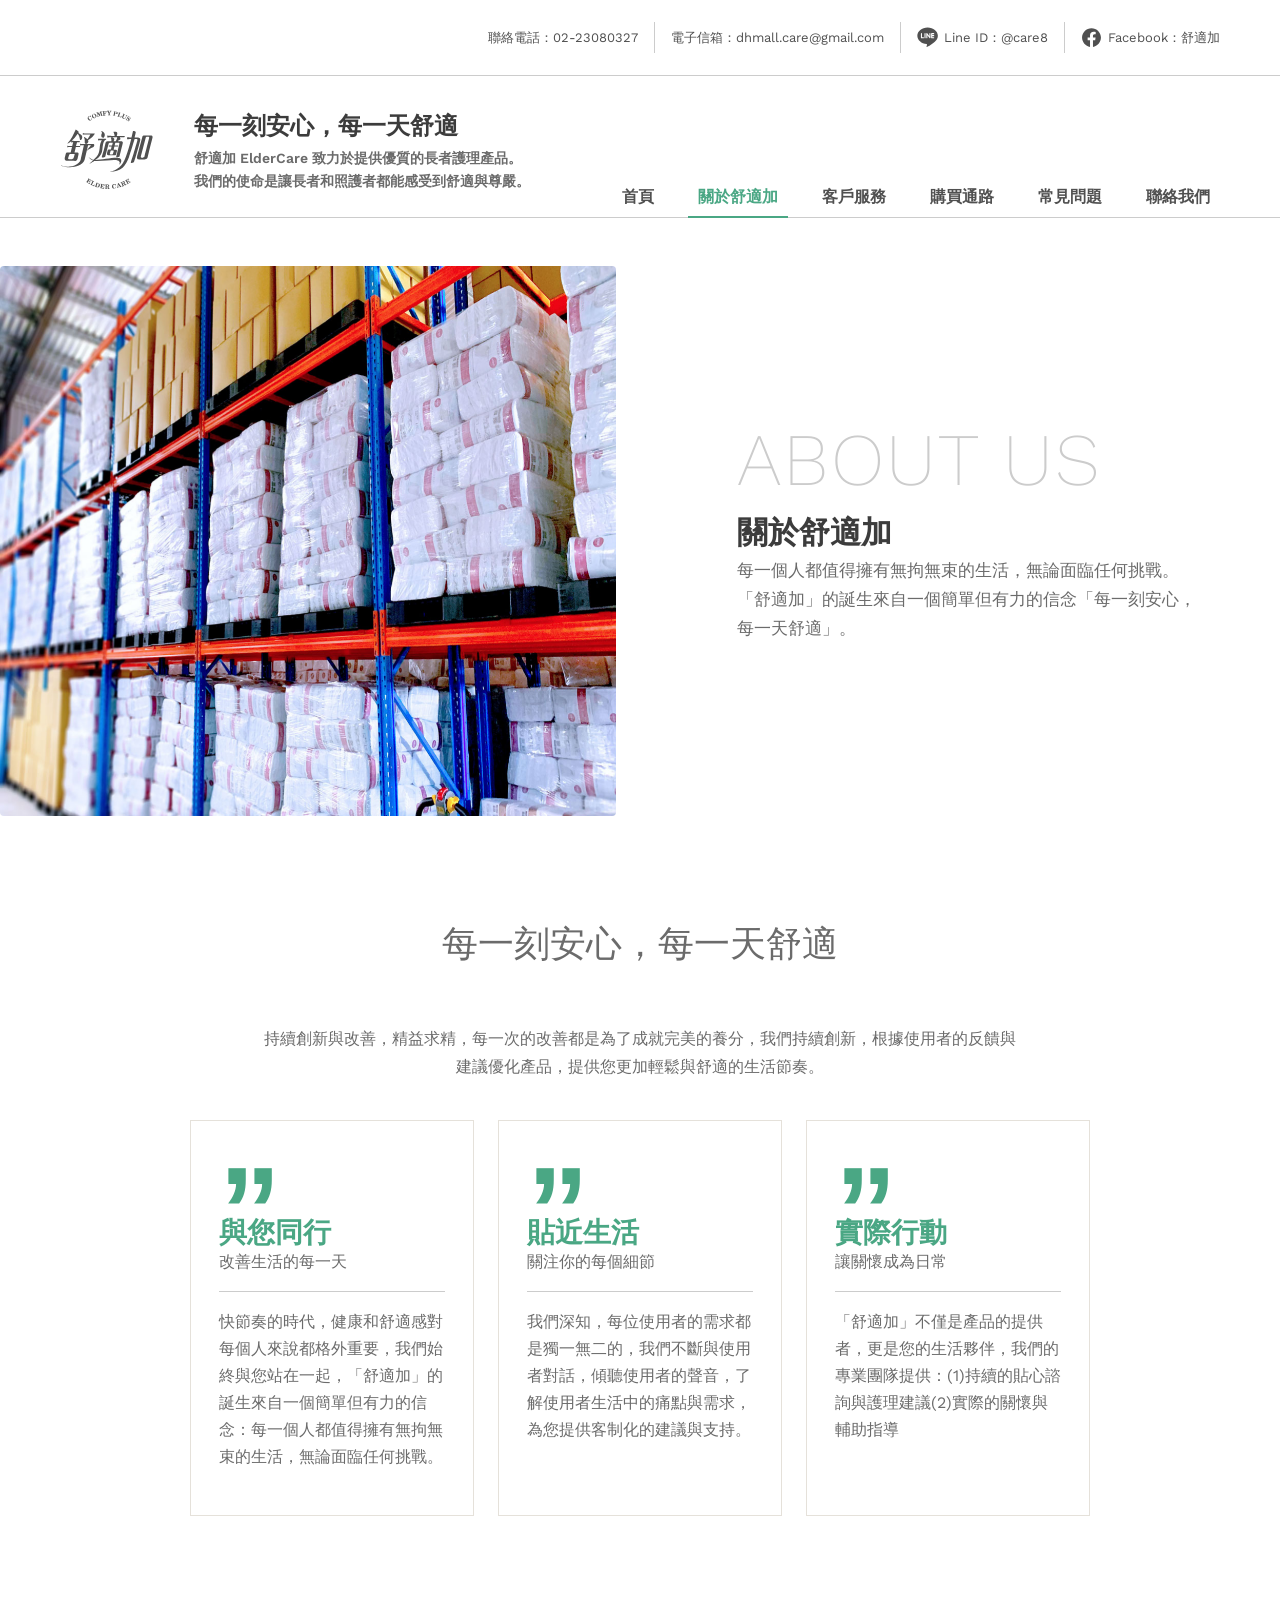
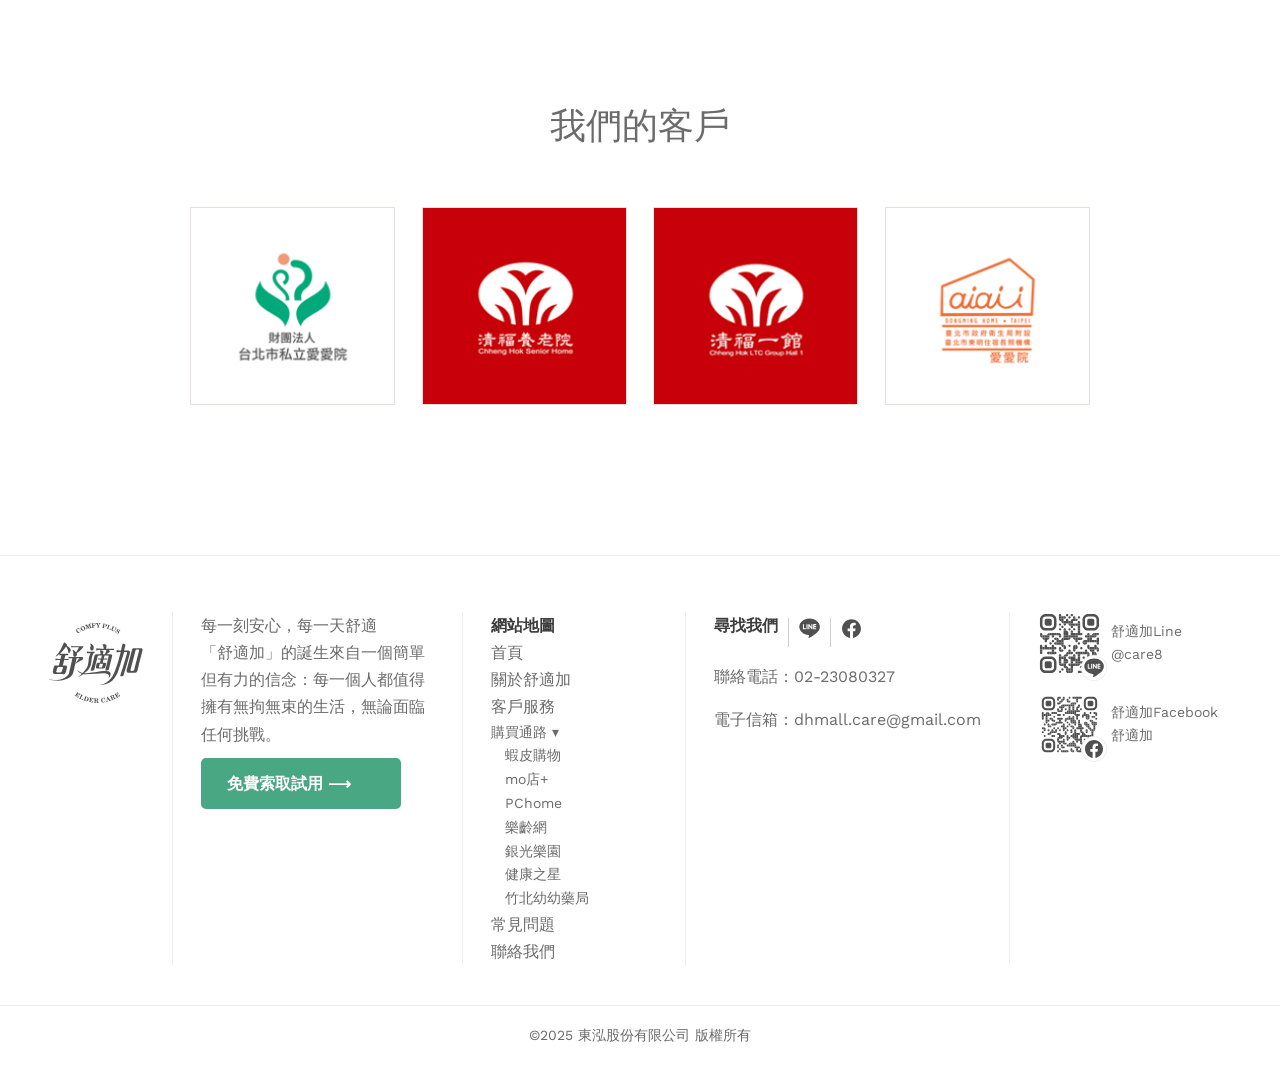
<file: about.html>
<!DOCTYPE html>
<html lang="zh-Hant">
<head>
<meta charset="UTF-8">
<meta name="viewport" content="width=device-width, initial-scale=1.0">
<title>關於舒適加 | 舒適加 | 成人照顧用品 | 成人紙尿褲、成人行動褲、黏貼式尿布、快換尿片、看護墊 | 愛上，從體驗開始</title>
<link rel="icon" href="images/favicon.png">
<link rel="stylesheet" href="style.css">
<link rel="preconnect" href="https://fonts.googleapis.com">
<link rel="preconnect" href="https://fonts.gstatic.com" crossorigin>
<link href="https://fonts.googleapis.com/css2?family=Handjet:wght,ELSH@100..900,2&family=Noto+Serif+TC&family=Work+Sans:ital,wght@0,100..900;1,100..900&display=swap" rel="stylesheet">
</head>
<body>
<header class="site-header">
  <div class="topbar">
    <div class="bar topbar-inner">
      <a href="tel:0223080327">聯絡電話：02-23080327</a>
      <a href="mailto:dhmall.care@gmail.com">電子信箱：dhmall.care@gmail.com</a>
      <a href="https://lin.ee/dEskHnp" target="_blank" rel="noopener" class="topbar-icon-link"><span class="topbar-icon icon-swap" aria-hidden="true"><img src="images/icon-line.svg" alt="" class="icon-base"><img src="images/icon-line-hover.svg" alt="" class="icon-hover"></span>Line ID：@care8</a>
      <a href="https://www.facebook.com/comfyplus.tw" target="_blank" rel="noopener" class="topbar-icon-link"><span class="topbar-icon icon-swap" aria-hidden="true"><img src="images/icon-facebook.svg" alt="" class="icon-base"><img src="images/icon-facebook-hover.svg" alt="" class="icon-hover"></span>Facebook：舒適加</a>
    </div>
  </div>
  <div class="mainbar">
    <div class="bar mainbar-inner">
      <a href="index.html" class="logo">
        <span class="logo-img icon-swap"><img src="images/logo.svg" alt="舒適加 Comfy Plus Elder Care" class="icon-base"><img src="images/logo-hover.svg" alt="" class="icon-hover"></span>
      </a>
      <button type="button" class="nav-toggle" id="navToggle" aria-label="開啟選單" aria-expanded="false" aria-controls="mainNav">
        <span></span><span></span><span></span>
      </button>
      <div class="tagline">
        <h1>每一刻安心，每一天舒適</h1>
        <p>舒適加 ElderCare 致力於提供優質的長者護理產品。<br>我們的使命是讓長者和照護者都能感受到舒適與尊嚴。</p>
      </div>
      <nav class="mainnav" id="mainNav">
        <a href="index.html">首頁</a>
        <a href="about.html" class="active">關於舒適加</a>
        <a href="service.html">客戶服務</a>
        <a href="buy.html">購買通路</a>
        <a href="faq.html">常見問題</a>
        <a href="contactus.html">聯絡我們</a>
      </nav>
    </div>
  </div>
</header>

<main>
  <section class="page-hero">
    <div class="hero-container page-hero-inner">
      <div class="page-hero-photo"><img src="images/399282_c895a7be6f534b48b7daafa47db9ff26.jpg" alt="關於舒適加"></div>
      <div class="page-hero-text">
        <div class="reveal-mask"><p class="eyebrow reveal-up">ABOUT US</p></div>
        <div class="reveal-mask">
          <div class="reveal-up">
            <h2>關於舒適加</h2>
            <p>每一個人都值得擁有無拘無束的生活，無論面臨任何挑戰。「舒適加」的誕生來自一個簡單但有力的信念「每一刻安心，每一天舒適」。</p>
          </div>
        </div>
      </div>
    </div>
  </section>

  <section class="quote-section">
    <div class="container">
      <h2 class="section-title">每一刻安心，每一天舒適</h2>
      <p class="section-desc">持續創新與改善，精益求精，每一次的改善都是為了成就完美的養分，我們持續創新，根據使用者的反饋與建議優化產品，提供您更加輕鬆與舒適的生活節奏。</p>
      <div class="quote-cards">
        <div class="quote-card">
          <p class="quote-mark">&#8221;</p>
          <h4>與您同行</h4>
          <p class="quote-sub">改善生活的每一天</p>
          <p>快節奏的時代，健康和舒適感對每個人來說都格外重要，我們始終與您站在一起，「舒適加」的誕生來自一個簡單但有力的信念：每一個人都值得擁有無拘無束的生活，無論面臨任何挑戰。</p>
        </div>
        <div class="quote-card">
          <p class="quote-mark">&#8221;</p>
          <h4>貼近生活</h4>
          <p class="quote-sub">關注你的每個細節</p>
          <p>我們深知，每位使用者的需求都是獨一無二的，我們不斷與使用者對話，傾聽使用者的聲音，了解使用者生活中的痛點與需求，為您提供客制化的建議與支持。</p>
        </div>
        <div class="quote-card">
          <p class="quote-mark">&#8221;</p>
          <h4>實際行動</h4>
          <p class="quote-sub">讓關懷成為日常</p>
          <p>「舒適加」不僅是產品的提供者，更是您的生活夥伴，我們的專業團隊提供：(1)持續的貼心諮詢與護理建議(2)實際的關懷與輔助指導</p>
        </div>
      </div>
    </div>
  </section>

  <section class="clients-section">
    <div class="container">
      <h2 class="section-title">我們的客戶</h2>
      <div class="client-logos">
        <div class="client-logo"><a href="https://aiai.org.tw/" target="_blank"><img src="images/愛愛院.png" alt="財團法人台北市私立愛愛院"></a></div>
        <div class="client-logo"><a href="https://www.hok.com.tw/" target="_blank"><img src="images/清福養老院.png" alt="清福養老院"></a></div>
        <div class="client-logo"><a href="https://one.hok.com.tw/" target="_blank"><img src="images/清福一館.png" alt="清福一館"></a></div>
        <div class="client-logo"><a href="https://www.facebook.com/donminghome/?locale=zh_TW" target="_blank"><img src="images/東明.png" alt="東明"></a></div>
      </div>
    </div>
  </section>

</main>
<footer class="site-footer">
  <div class="bar footer-top">
    <div class="footer-col footer-logo-col">
      <a href="index.html" class="logo">
        <span class="logo-img icon-swap"><img src="images/logo.svg" alt="舒適加 Comfy Plus Elder Care" class="icon-base"><img src="images/logo-hover.svg" alt="" class="icon-hover"></span>
      </a>
    </div>
    <div class="footer-col footer-brand">
      <p>每一刻安心，每一天舒適<br>「舒適加」的誕生來自一個簡單但有力的信念：每一個人都值得擁有無拘無束的生活，無論面臨任何挑戰。</p>
      <a href="https://docs.google.com/forms/d/1OPw-nkULOVYaguo0U02xBSoH95jGN0qlXhb7-xASJwA/edit" target="_blank" rel="noopener" class="btn-teal">免費索取試用 &#10230;</a>
    </div>
    <div class="footer-col">
      <h3>網站地圖</h3>
      <a href="index.html">首頁</a>
      <a href="about.html">關於舒適加</a>
      <a href="service.html">客戶服務</a>
      <span class="submenu-label">購買通路 &#9662;</span>
      <a href="https://shopee.tw/shop/1386194166" target="_blank" rel="noopener" class="sub">蝦皮購物</a>
      <a href="https://www.momoshop.com.tw/TP/TP0006157/main?entpCode=TP0006157" target="_blank" rel="noopener" class="sub">mo店+</a>
      <a href="https://24h.pchome.com.tw/prod/DAAU5J-A900IV50Z" target="_blank" rel="noopener" class="sub">PChome</a>
      <a href="https://www.ez66.com.tw/products/g1pu71250000003" target="_blank" rel="noopener" class="sub">樂齡網</a>
      <a href="https://www.altc.com.tw/products/ssc-03" target="_blank" rel="noopener" class="sub">銀光樂園</a>
      <a href="https://www.vitalstar2019.com.tw/" target="_blank" rel="noopener" class="sub">健康之星</a>
      <a href="https://shopee.tw/yoyopharm?categoryId=100630&entryPoint=ShopByPDP&itemId=17687383440" target="_blank" rel="noopener" class="sub">竹北幼幼藥局</a>
      <a href="faq.html">常見問題</a>
      <a href="contactus.html">聯絡我們</a>
    </div>
    <div class="footer-col">
      <div class="find-us">
        <h3>尋找我們</h3>
      <div class="footer-social-icons">
        <a href="https://lin.ee/dEskHnp" target="_blank" rel="noopener" aria-label="舒適加 LINE">
          <span class="footer-social-icon icon-swap" role="img" aria-label="LINE"><img src="images/icon-line.svg" alt="" class="icon-base"><img src="images/icon-line-hover.svg" alt="" class="icon-hover"></span>
        </a>
        <a href="https://www.facebook.com/comfyplus.tw" target="_blank" rel="noopener" aria-label="舒適加 Facebook">
          <span class="footer-social-icon icon-swap" role="img" aria-label="Facebook"><img src="images/icon-facebook.svg" alt="" class="icon-base"><img src="images/icon-facebook-hover.svg" alt="" class="icon-hover"></span>
        </a>
      </div>
      </div>
      
      <p><a href="tel:0223080327">聯絡電話：02-23080327</a></p>
      <p><a href="mailto:dhmall.care@gmail.com">電子信箱：dhmall.care@gmail.com</a></p>
    </div>
    <div class="footer-col qr-col">
      <div class="qr-item">
        <div class="qr-badge">
          <a href="https://lin.ee/dEskHnp" target="_blank" rel="noopener" aria-label="舒適加 LINE">
              <img src="images/qr-line.svg" alt="舒適加 LINE QR Code" class="qr-code">
              <span class="qr-icon" aria-hidden="true"><span class="icon-swap"><img src="images/icon-line.svg" alt="" class="icon-base"><img src="images/icon-line-hover.svg" alt="" class="icon-hover"></span></span>
          </a>
        </div>
        <div><a href="https://lin.ee/dEskHnp" target="_blank" rel="noopener" aria-label="舒適加 LINE"><p>舒適加Line</p><p>@care8</p></a></div>
      </div>
      <div class="qr-item">
        <div class="qr-badge">
          <a href="https://www.facebook.com/comfyplus.tw" target="_blank" rel="noopener" aria-label="舒適加 Facebook">
              <img src="images/qr-facebook.svg" alt="舒適加 Facebook QR Code" class="qr-code">
              <span class="qr-icon" aria-hidden="true"><span class="icon-swap"><img src="images/icon-facebook.svg" alt="" class="icon-base"><img src="images/icon-facebook-hover.svg" alt="" class="icon-hover"></span></span>
          </a>
        </div>
        <div><a href="https://www.facebook.com/comfyplus.tw" target="_blank" rel="noopener" aria-label="舒適加 Facebook"><p>舒適加Facebook</p><p>舒適加</p></a></div>
      </div>
    </div>
  </div>
  <div class="footer-bottom">
    <div class="bar">&copy;2025 東泓股份有限公司 版權所有</div>
  </div>
</footer>

<script>
(function(){
  // Hide the header when scrolling down, slide it back in when scrolling up
  // (matches the original site's sticky-header behaviour).
  var header = document.querySelector('.site-header');
  var mainnav = document.getElementById('mainNav');
  if (!header) return;
  var lastY = window.scrollY;
  var HIDE_AFTER = 60;
  window.addEventListener('scroll', function(){
    if (mainnav && mainnav.classList.contains('open')) return; // keep header visible while the mobile menu is open
    var y = window.scrollY;
    if (y > lastY && y > HIDE_AFTER) {
      header.classList.add('header-hidden');
    } else {
      header.classList.remove('header-hidden');
    }
    lastY = y;
  }, { passive: true });
})();

(function(){
  // Mobile hamburger menu: toggles the nav list open/closed on small screens.
  var toggle = document.getElementById('navToggle');
  var nav = document.getElementById('mainNav');
  if (!toggle || !nav) return;
  toggle.addEventListener('click', function(){
    var isOpen = nav.classList.toggle('open');
    toggle.classList.toggle('open', isOpen);
    toggle.setAttribute('aria-expanded', isOpen ? 'true' : 'false');
  });
  // Tapping a menu link closes the menu (useful for same-page anchors / after navigation).
  nav.querySelectorAll('a').forEach(function(a){
    a.addEventListener('click', function(){
      nav.classList.remove('open');
      toggle.classList.remove('open');
      toggle.setAttribute('aria-expanded', 'false');
    });
  });
  // If the window is resized back up past the mobile breakpoint, reset the menu state.
  window.addEventListener('resize', function(){
    if (window.innerWidth > 767 && nav.classList.contains('open')) {
      nav.classList.remove('open');
      toggle.classList.remove('open');
      toggle.setAttribute('aria-expanded', 'false');
    }
  });
})();

(function(){
  // "每一刻安心/每一天舒適" banner: the background photo stays fixed in the
  // viewport (background-attachment:fixed, in CSS) and its position never
  // shifts, while it slowly zooms in as the section scrolls through view.
  // IMPORTANT: this animates background-size (in px), never a transform —
  // a transform on this element would silently turn off background-
  // attachment:fixed and make the image drift instead of staying anchored
  // to the viewport.
  var section = document.querySelector('.tagline-banner');
  var bg = document.querySelector('.tagline-bg');
  if (!section || !bg) return;
  var reduceMotion = window.matchMedia && window.matchMedia('(prefers-reduced-motion: reduce)').matches;
  if (reduceMotion) return;
  var IMG_W = 1907, IMG_H = 913; // natural size of 99ec98fdb81945c29c25a3ad6c5606b1.jpg
  var MAX_SCALE = 1.18;
  function onScroll(){
    var vw = window.innerWidth || document.documentElement.clientWidth;
    var vh = window.innerHeight || document.documentElement.clientHeight;
    var coverScale = Math.max(vw / IMG_W, vh / IMG_H);
    var rect = section.getBoundingClientRect();
    var total = vh + rect.height;
    var progress = total > 0 ? (vh - rect.top) / total : 0;
    progress = Math.max(0, Math.min(1, progress));
    var scale = coverScale * (1 + progress * (MAX_SCALE - 1));
    bg.style.backgroundSize = (IMG_W * scale).toFixed(1) + 'px ' + (IMG_H * scale).toFixed(1) + 'px';
  }
  window.addEventListener('scroll', onScroll, { passive: true });
  window.addEventListener('resize', onScroll);
  onScroll();
})();

(function(){
  // Secondary-page hero photos (about/service/buy/faq/contactus): a plain
  // <img> cropped to a fixed 633px-tall box (object-fit:cover, in CSS).
  // Starts at 1x (normal size) when the page loads, and zooms in to 1.5x
  // as the page scrolls, reaching 1.5x once the page has scrolled 1920px
  // — driven by absolute scroll position (window.scrollY),
  // not by the section's own position in the viewport. Unlike the tagline
  // banner above, this image has no background-attachment:fixed to
  // protect, so a straightforward transform:scale() is safe here.
  var img = document.querySelector('.page-hero-photo img');
  if (!img) return;
  var reduceMotion = window.matchMedia && window.matchMedia('(prefers-reduced-motion: reduce)').matches;
  if (reduceMotion) return;
  var START_SCALE = 1;
  var END_SCALE = 1.5;
  var SCROLL_RANGE = 1920;
  function onScroll(){
    var progress = Math.max(0, Math.min(1, window.scrollY / SCROLL_RANGE));
    var scale = START_SCALE + progress * (END_SCALE - START_SCALE);
    img.style.transform = 'scale(' + scale.toFixed(3) + ')';
  }
  window.addEventListener('scroll', onScroll, { passive: true });
  window.addEventListener('resize', onScroll);
  onScroll();
})();
</script>
</body>
</html>
</file>
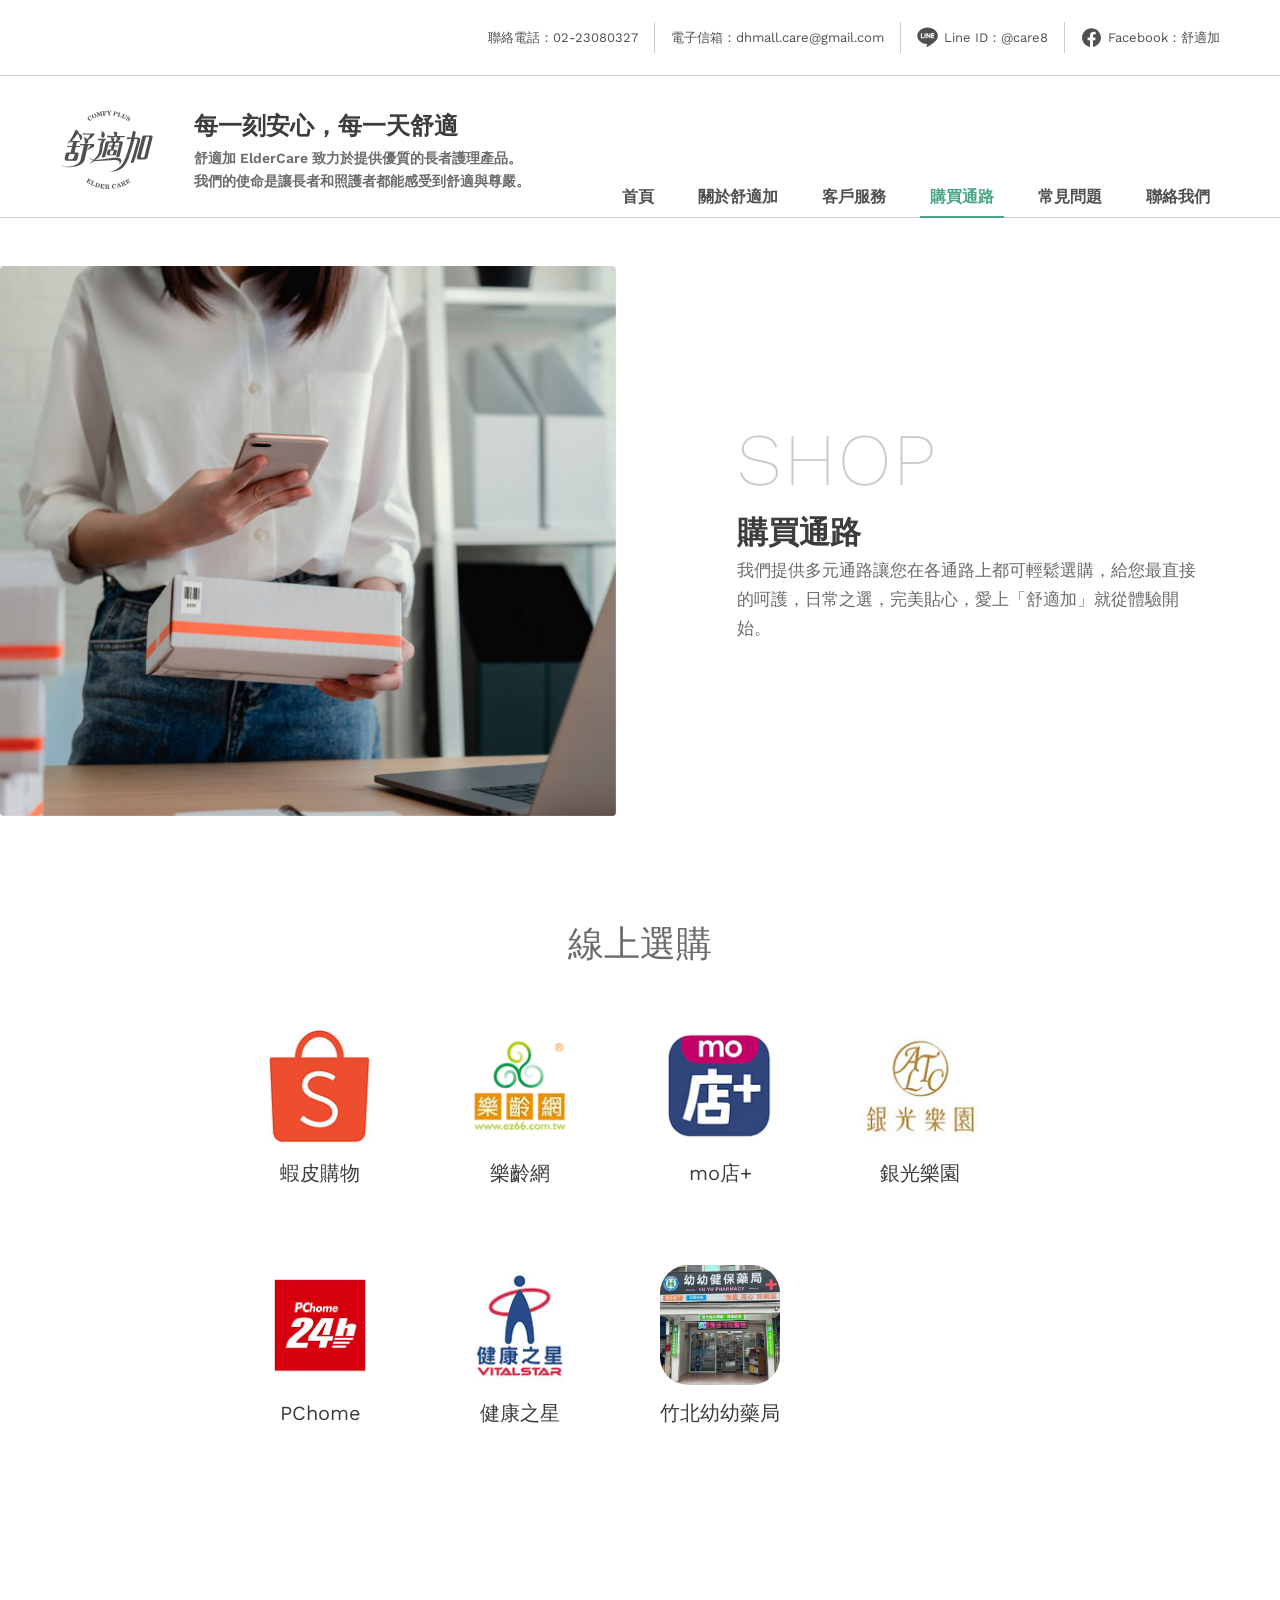
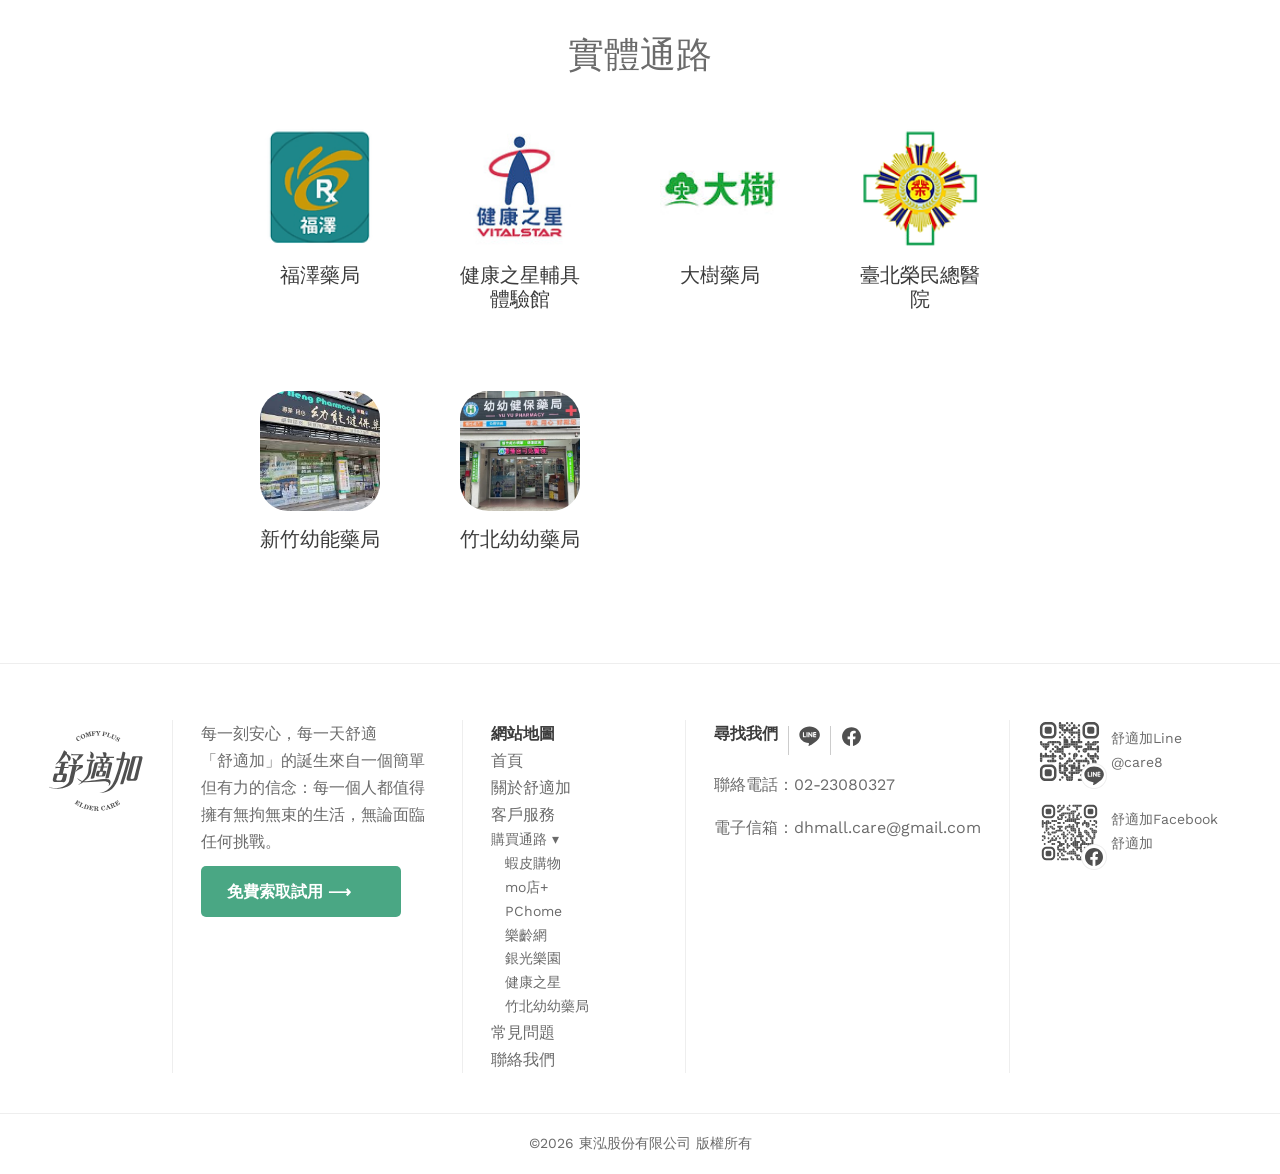
<file: buy.html>
<!DOCTYPE html>
<html lang="zh-Hant">
<head>
<meta charset="UTF-8">
<meta name="viewport" content="width=device-width, initial-scale=1.0">
<title>購買通路 | 舒適加 | 成人照顧用品 | 成人紙尿褲、成人行動褲、黏貼式尿布、快換尿片、看護墊 | 愛上，從體驗開始</title>
<link rel="icon" href="images/favicon.png">
<link rel="stylesheet" href="style.css">
<link rel="preconnect" href="https://fonts.googleapis.com">
<link rel="preconnect" href="https://fonts.gstatic.com" crossorigin>
<link href="https://fonts.googleapis.com/css2?family=Handjet:wght,ELSH@100..900,2&family=Noto+Serif+TC&family=Work+Sans:ital,wght@0,100..900;1,100..900&display=swap" rel="stylesheet">
</head>
<body>
<header class="site-header">
  <div class="topbar">
    <div class="bar topbar-inner">
      <a href="tel:0223080327">聯絡電話：02-23080327</a>
      <a href="mailto:dhmall.care@gmail.com">電子信箱：dhmall.care@gmail.com</a>
      <a href="https://lin.ee/dEskHnp" target="_blank" rel="noopener" class="topbar-icon-link"><span class="topbar-icon icon-swap" aria-hidden="true"><img src="images/icon-line.svg" alt="" class="icon-base"><img src="images/icon-line-hover.svg" alt="" class="icon-hover"></span>Line ID：@care8</a>
      <a href="https://www.facebook.com/comfyplus.tw" target="_blank" rel="noopener" class="topbar-icon-link"><span class="topbar-icon icon-swap" aria-hidden="true"><img src="images/icon-facebook.svg" alt="" class="icon-base"><img src="images/icon-facebook-hover.svg" alt="" class="icon-hover"></span>Facebook：舒適加</a>
    </div>
  </div>
  <div class="mainbar">
    <div class="bar mainbar-inner">
      <a href="index.html" class="logo">
        <span class="logo-img icon-swap"><img src="images/logo.svg" alt="舒適加 Comfy Plus Elder Care" class="icon-base"><img src="images/logo-hover.svg" alt="" class="icon-hover"></span>
      </a>
      <button type="button" class="nav-toggle" id="navToggle" aria-label="開啟選單" aria-expanded="false" aria-controls="mainNav">
        <span></span><span></span><span></span>
      </button>
      <div class="tagline">
        <h1>每一刻安心，每一天舒適</h1>
        <p>舒適加 ElderCare 致力於提供優質的長者護理產品。<br>我們的使命是讓長者和照護者都能感受到舒適與尊嚴。</p>
      </div>
      <nav class="mainnav" id="mainNav">
        <a href="index.html">首頁</a>
        <a href="about.html">關於舒適加</a>
        <a href="service.html">客戶服務</a>
        <a href="buy.html" class="active">購買通路</a>
        <a href="faq.html">常見問題</a>
        <a href="contactus.html">聯絡我們</a>
      </nav>
    </div>
  </div>
</header>

<main>
  <section class="page-hero">
    <div class="hero-container page-hero-inner">
      <div class="page-hero-photo"><img src="images/11062b_da52328c0b48484793cce00b17305c96.jpg" alt="購買通路"></div>
      <div class="page-hero-text">
        <div class="reveal-mask"><p class="eyebrow reveal-up">SHOP</p></div>
        <div class="reveal-mask">
          <div class="reveal-up">
            <h2>購買通路</h2>
            <p>我們提供多元通路讓您在各通路上都可輕鬆選購，給您最直接的呵護，日常之選，完美貼心，愛上「舒適加」就從體驗開始。</p>
          </div>
        </div>
      </div>
    </div>
  </section>

  <section class="channel-section">
    <div class="container logo-box">
      <h2 class="section-title">線上選購</h2>
      <div class="channel-grid">
        <a class="channel-logo" href="https://shopee.tw/shop/1386194166" target="_blank" rel="noopener">
          <img src="images/shopee.png" alt="蝦皮購物">
          <span>蝦皮購物</span>
        </a>
        <a class="channel-logo" href="https://www.ez66.com.tw/products/g1pu71250000003" target="_blank" rel="noopener">
          <img src="images/ez66.png" alt="樂齡網">
          <span>樂齡網</span>
        </a>
        <a class="channel-logo" href="https://www.momoshop.com.tw/TP/TP0006157/main?entpCode=TP0006157" target="_blank" rel="noopener">
          <img src="images/momo.png" alt="mo店+">
          <span>mo店+</span>
        </a>
        <a class="channel-logo" href="https://www.altc.com.tw/products/ssc-03" target="_blank" rel="noopener">
          <img src="images/silverpark.png" alt="銀光樂園">
          <span>銀光樂園</span>
        </a>
        <a class="channel-logo" href="https://24h.pchome.com.tw/prod/DAAU5J-A900IV50Z" target="_blank" rel="noopener">
          <img src="images/pchome.png" alt="PChome 24h購物">
          <span>PChome</span>
        </a>
        <a class="channel-logo" href="https://www.vitalstar2019.com.tw/" target="_blank" rel="noopener">
          <img src="images/vitalstar.png" alt="健康之星">
          <span>健康之星</span>
        </a>
        <a class="channel-logo" href="https://shopee.tw/yoyopharm?categoryId=100630&entryPoint=ShopByPDP&itemId=17687383440" target="_blank" rel="noopener">
          <img src="images/n-yoyo.jpg" alt="竹北幼幼藥局">
          <span>竹北幼幼藥局</span>
        </a>
      </div>
      <h2 style="margin: 200px 0 40px;" class="section-title">實體通路</h2>
      <div class="channel-grid small">
        <div class="channel-logo-offline" href="#" target="_blank" rel="noopener">
          <img src="images/fuze.png" alt="福澤藥局">
          <span>福澤藥局</span>
        </div>
        <div class="channel-logo-offline" href="https://www.vitalstar2019.com.tw/" target="_blank" rel="noopener">
          <img src="images/vitalstar.png" alt="健康之星輔具體驗館">
          <span>健康之星輔具體驗館</span>
        </div>
        <div class="channel-logo-offline" href="#" target="_blank" rel="noopener">
          <img src="images/dashu.png" alt="大樹藥局">
          <span>大樹藥局</span>
        </div>
        <div class="channel-logo-offline" href="#" target="_blank" rel="noopener">
          <img src="images/tvgh.png" alt="臺北榮民總醫院">
          <span>臺北榮民總醫院</span>
        </div>
        <div class="channel-logo-offline" href="#" target="_blank" rel="noopener">
          <img src="images/new-yoyo.jpg" alt="新竹幼能藥局">
          <span>新竹幼能藥局</span>
        </div>
        <div class="channel-logo-offline" href="#" target="_blank" rel="noopener">
          <img src="images/n-yoyo.jpg" alt="竹北幼幼藥局">
          <span>竹北幼幼藥局</span>
        </div>
      </div>
    </div>
  </section>

</main>
<footer class="site-footer">
  <div class="bar footer-top">
    <div class="footer-col footer-logo-col">
      <a href="index.html" class="logo">
        <span class="logo-img icon-swap"><img src="images/logo.svg" alt="舒適加 Comfy Plus Elder Care" class="icon-base"><img src="images/logo-hover.svg" alt="" class="icon-hover"></span>
      </a>
    </div>
    <div class="footer-col footer-brand">
      <p>每一刻安心，每一天舒適<br>「舒適加」的誕生來自一個簡單但有力的信念：每一個人都值得擁有無拘無束的生活，無論面臨任何挑戰。</p>
      <a href="https://docs.google.com/forms/d/1OPw-nkULOVYaguo0U02xBSoH95jGN0qlXhb7-xASJwA/edit" target="_blank" rel="noopener" class="btn-teal">免費索取試用 &#10230;</a>
    </div>
    <div class="footer-col">
      <h3>網站地圖</h3>
      <a href="index.html">首頁</a>
      <a href="about.html">關於舒適加</a>
      <a href="service.html">客戶服務</a>
      <span class="submenu-label">購買通路 &#9662;</span>
      <a href="https://shopee.tw/shop/1386194166" target="_blank" rel="noopener" class="sub">蝦皮購物</a>
      <a href="https://www.momoshop.com.tw/TP/TP0006157/main?entpCode=TP0006157" target="_blank" rel="noopener" class="sub">mo店+</a>
      <a href="https://24h.pchome.com.tw/prod/DAAU5J-A900IV50Z" target="_blank" rel="noopener" class="sub">PChome</a>
      <a href="https://www.ez66.com.tw/products/g1pu71250000003" target="_blank" rel="noopener" class="sub">樂齡網</a>
      <a href="https://www.altc.com.tw/products/ssc-03" target="_blank" rel="noopener" class="sub">銀光樂園</a>
      <a href="https://www.vitalstar2019.com.tw/" target="_blank" rel="noopener" class="sub">健康之星</a>
      <a href="https://shopee.tw/yoyopharm?categoryId=100630&entryPoint=ShopByPDP&itemId=17687383440" target="_blank" rel="noopener" class="sub">竹北幼幼藥局</a>
      <a href="faq.html">常見問題</a>
      <a href="contactus.html">聯絡我們</a>
    </div>
    <div class="footer-col">
      <div class="find-us">
        <h3>尋找我們</h3>
      <div class="footer-social-icons">
        <a href="https://lin.ee/dEskHnp" target="_blank" rel="noopener" aria-label="舒適加 LINE">
          <span class="footer-social-icon icon-swap" role="img" aria-label="LINE"><img src="images/icon-line.svg" alt="" class="icon-base"><img src="images/icon-line-hover.svg" alt="" class="icon-hover"></span>
        </a>
        <a href="https://www.facebook.com/comfyplus.tw" target="_blank" rel="noopener" aria-label="舒適加 Facebook">
          <span class="footer-social-icon icon-swap" role="img" aria-label="Facebook"><img src="images/icon-facebook.svg" alt="" class="icon-base"><img src="images/icon-facebook-hover.svg" alt="" class="icon-hover"></span>
        </a>
      </div>
      </div>
      
      <p><a href="tel:0223080327">聯絡電話：02-23080327</a></p>
      <p><a href="mailto:dhmall.care@gmail.com">電子信箱：dhmall.care@gmail.com</a></p>
    </div>
    <div class="footer-col qr-col">
      <div class="qr-item">
        <div class="qr-badge">
          <a href="https://lin.ee/dEskHnp" target="_blank" rel="noopener" aria-label="舒適加 LINE">
              <img src="images/qr-line.svg" alt="舒適加 LINE QR Code" class="qr-code">
              <span class="qr-icon" aria-hidden="true"><span class="icon-swap"><img src="images/icon-line.svg" alt="" class="icon-base"><img src="images/icon-line-hover.svg" alt="" class="icon-hover"></span></span>
          </a>
        </div>
        <div><a href="https://lin.ee/dEskHnp" target="_blank" rel="noopener" aria-label="舒適加 LINE"><p>舒適加Line</p><p>@care8</p></a></div>
      </div>
      <div class="qr-item">
        <div class="qr-badge">
          <a href="https://www.facebook.com/comfyplus.tw" target="_blank" rel="noopener" aria-label="舒適加 Facebook">
              <img src="images/qr-facebook.svg" alt="舒適加 Facebook QR Code" class="qr-code">
              <span class="qr-icon" aria-hidden="true"><span class="icon-swap"><img src="images/icon-facebook.svg" alt="" class="icon-base"><img src="images/icon-facebook-hover.svg" alt="" class="icon-hover"></span></span>
          </a>
        </div>
        <div><a href="https://www.facebook.com/comfyplus.tw" target="_blank" rel="noopener" aria-label="舒適加 Facebook"><p>舒適加Facebook</p><p>舒適加</p></a></div>
      </div>
    </div>
  </div>
  <div class="footer-bottom">
    <div class="bar">&copy;2026 東泓股份有限公司 版權所有</div>
  </div>
</footer>

<script>
(function(){
  // Hide the header when scrolling down, slide it back in when scrolling up
  // (matches the original site's sticky-header behaviour).
  var header = document.querySelector('.site-header');
  var mainnav = document.getElementById('mainNav');
  if (!header) return;
  var lastY = window.scrollY;
  var HIDE_AFTER = 60;
  window.addEventListener('scroll', function(){
    if (mainnav && mainnav.classList.contains('open')) return; // keep header visible while the mobile menu is open
    var y = window.scrollY;
    if (y > lastY && y > HIDE_AFTER) {
      header.classList.add('header-hidden');
    } else {
      header.classList.remove('header-hidden');
    }
    lastY = y;
  }, { passive: true });
})();

(function(){
  // Mobile hamburger menu: toggles the nav list open/closed on small screens.
  var toggle = document.getElementById('navToggle');
  var nav = document.getElementById('mainNav');
  if (!toggle || !nav) return;
  toggle.addEventListener('click', function(){
    var isOpen = nav.classList.toggle('open');
    toggle.classList.toggle('open', isOpen);
    toggle.setAttribute('aria-expanded', isOpen ? 'true' : 'false');
  });
  // Tapping a menu link closes the menu (useful for same-page anchors / after navigation).
  nav.querySelectorAll('a').forEach(function(a){
    a.addEventListener('click', function(){
      nav.classList.remove('open');
      toggle.classList.remove('open');
      toggle.setAttribute('aria-expanded', 'false');
    });
  });
  // If the window is resized back up past the mobile breakpoint, reset the menu state.
  window.addEventListener('resize', function(){
    if (window.innerWidth > 767 && nav.classList.contains('open')) {
      nav.classList.remove('open');
      toggle.classList.remove('open');
      toggle.setAttribute('aria-expanded', 'false');
    }
  });
})();

(function(){
  // "每一刻安心/每一天舒適" banner: the background photo stays fixed in the
  // viewport (background-attachment:fixed, in CSS) and its position never
  // shifts, while it slowly zooms in as the section scrolls through view.
  // IMPORTANT: this animates background-size (in px), never a transform —
  // a transform on this element would silently turn off background-
  // attachment:fixed and make the image drift instead of staying anchored
  // to the viewport.
  var section = document.querySelector('.tagline-banner');
  var bg = document.querySelector('.tagline-bg');
  if (!section || !bg) return;
  var reduceMotion = window.matchMedia && window.matchMedia('(prefers-reduced-motion: reduce)').matches;
  if (reduceMotion) return;
  var IMG_W = 1907, IMG_H = 913; // natural size of 99ec98fdb81945c29c25a3ad6c5606b1.jpg
  var MAX_SCALE = 1.18;
  function onScroll(){
    var vw = window.innerWidth || document.documentElement.clientWidth;
    var vh = window.innerHeight || document.documentElement.clientHeight;
    var coverScale = Math.max(vw / IMG_W, vh / IMG_H);
    var rect = section.getBoundingClientRect();
    var total = vh + rect.height;
    var progress = total > 0 ? (vh - rect.top) / total : 0;
    progress = Math.max(0, Math.min(1, progress));
    var scale = coverScale * (1 + progress * (MAX_SCALE - 1));
    bg.style.backgroundSize = (IMG_W * scale).toFixed(1) + 'px ' + (IMG_H * scale).toFixed(1) + 'px';
  }
  window.addEventListener('scroll', onScroll, { passive: true });
  window.addEventListener('resize', onScroll);
  onScroll();
})();

(function(){
  // Secondary-page hero photos (about/service/buy/faq/contactus): a plain
  // <img> cropped to a fixed 633px-tall box (object-fit:cover, in CSS).
  // Starts at 1x (normal size) when the page loads, and zooms in to 1.5x
  // as the page scrolls, reaching 1.5x once the page has scrolled 1920px
  // — driven by absolute scroll position (window.scrollY),
  // not by the section's own position in the viewport. Unlike the tagline
  // banner above, this image has no background-attachment:fixed to
  // protect, so a straightforward transform:scale() is safe here.
  var img = document.querySelector('.page-hero-photo img');
  if (!img) return;
  var reduceMotion = window.matchMedia && window.matchMedia('(prefers-reduced-motion: reduce)').matches;
  if (reduceMotion) return;
  var START_SCALE = 1;
  var END_SCALE = 1.5;
  var SCROLL_RANGE = 1920;
  function onScroll(){
    var progress = Math.max(0, Math.min(1, window.scrollY / SCROLL_RANGE));
    var scale = START_SCALE + progress * (END_SCALE - START_SCALE);
    img.style.transform = 'scale(' + scale.toFixed(3) + ')';
  }
  window.addEventListener('scroll', onScroll, { passive: true });
  window.addEventListener('resize', onScroll);
  onScroll();
})();
</script>
</body>
</html>
</file>
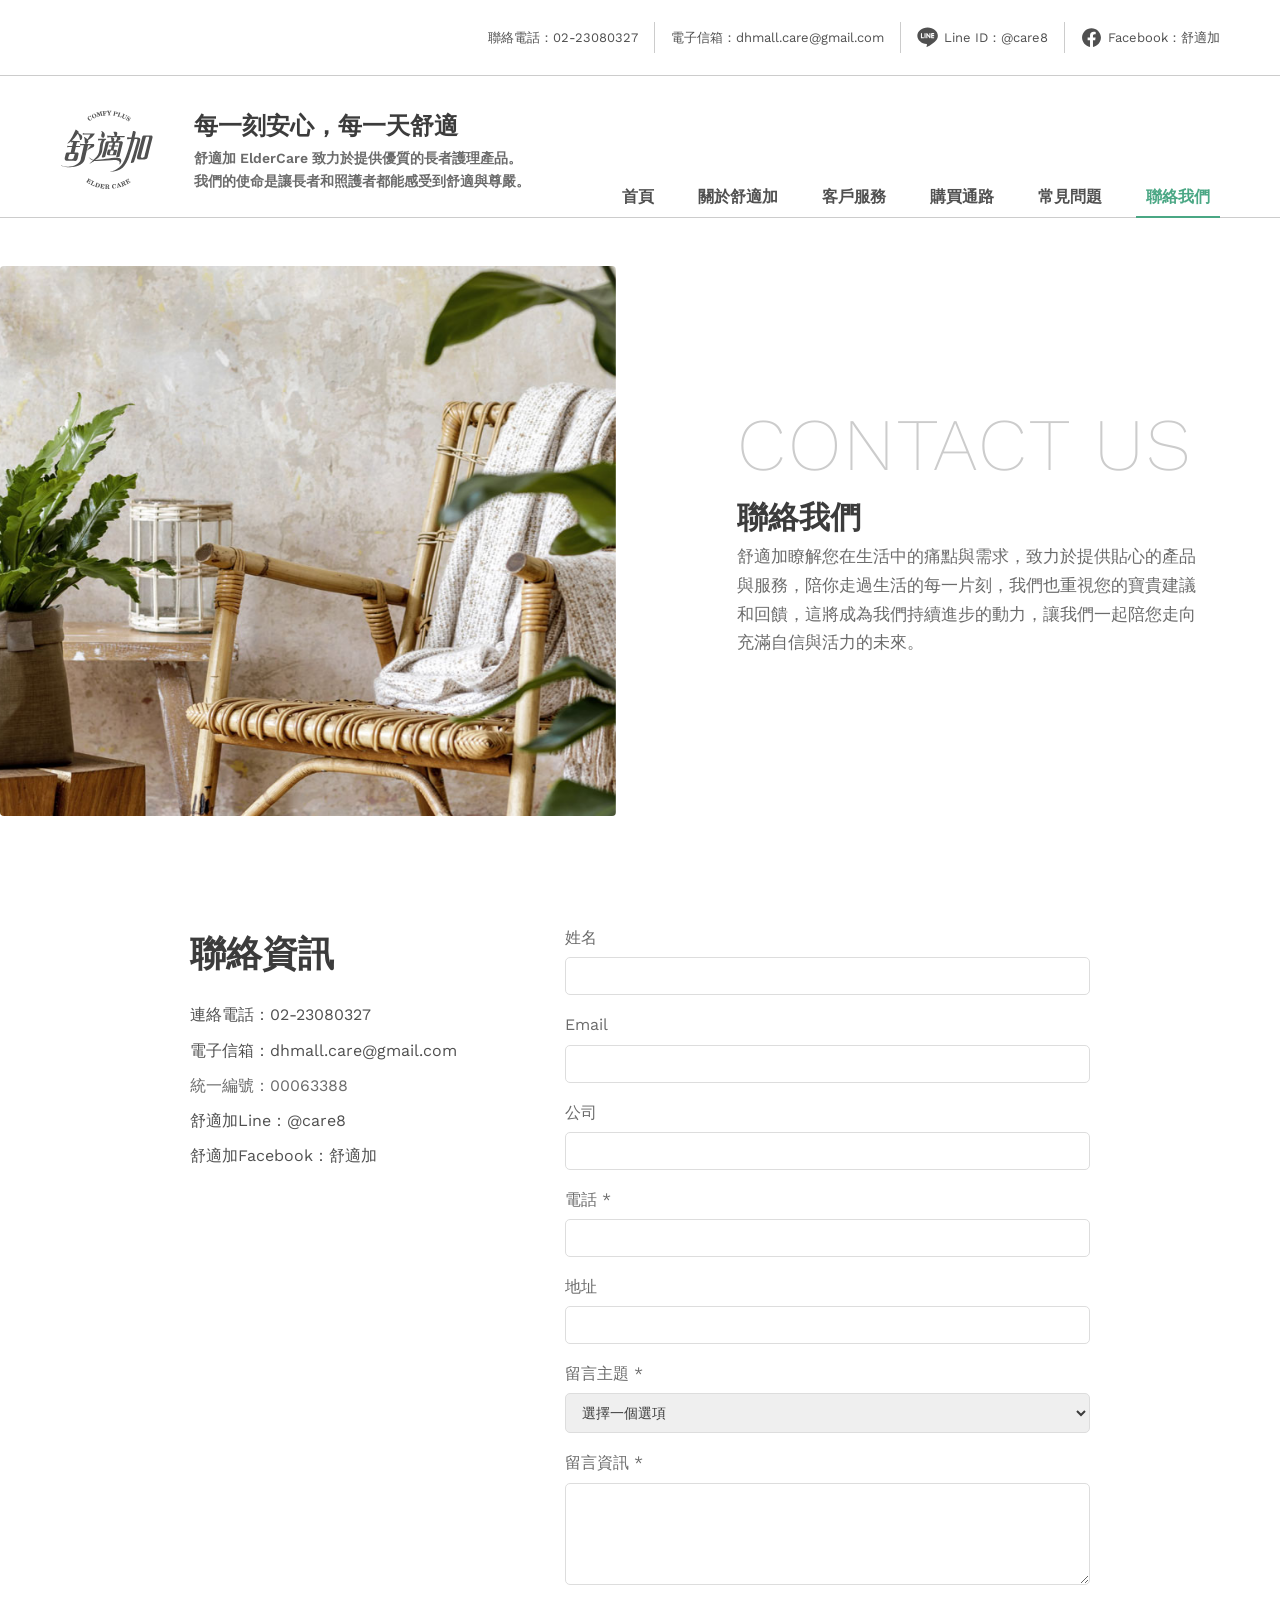
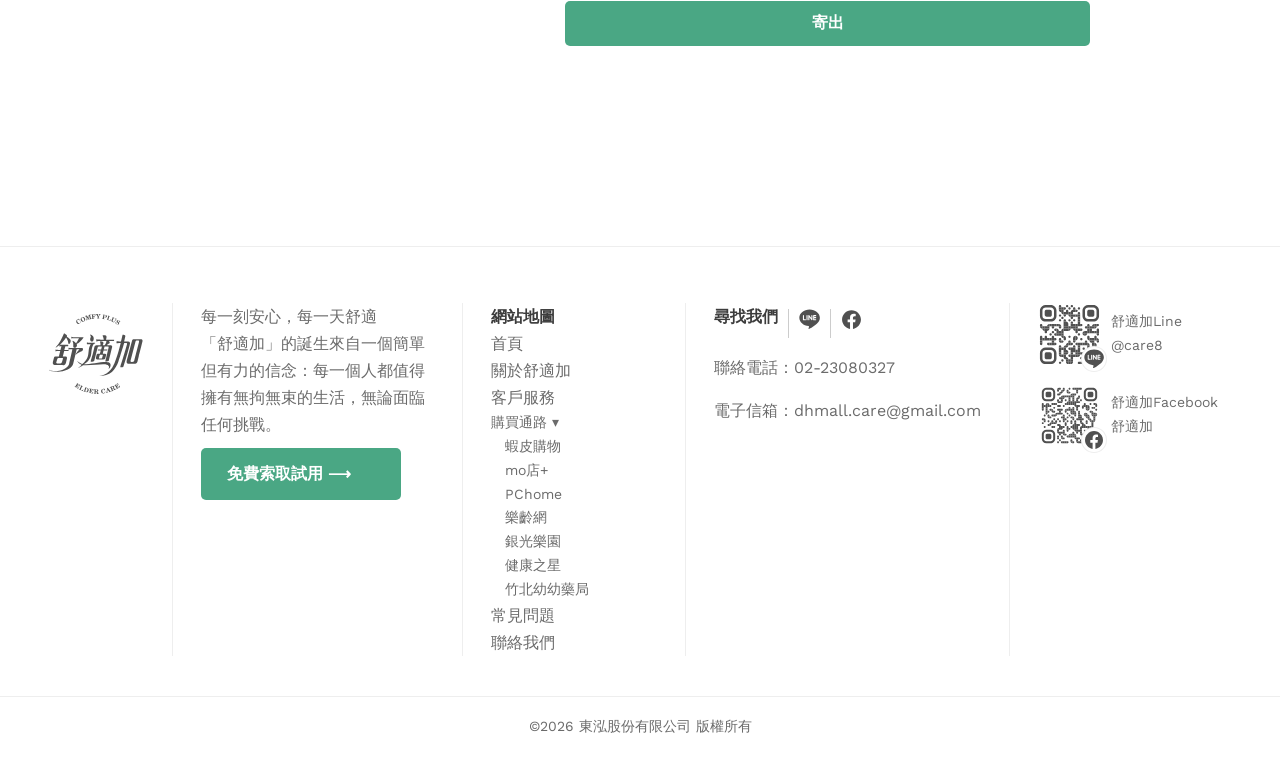
<file: contactus.html>
<!DOCTYPE html>
<html lang="zh-Hant">
<head>
<meta charset="UTF-8">
<meta name="viewport" content="width=device-width, initial-scale=1.0">
<title>聯絡我們 | 舒適加 | 成人照顧用品 | 成人紙尿褲、成人行動褲、黏貼式尿布、快換尿片、看護墊 | 愛上，從體驗開始</title>
<link rel="icon" href="images/favicon.png">
<link rel="stylesheet" href="style.css">
<link rel="preconnect" href="https://fonts.googleapis.com">
<link rel="preconnect" href="https://fonts.gstatic.com" crossorigin>
<link href="https://fonts.googleapis.com/css2?family=Handjet:wght,ELSH@100..900,2&family=Noto+Serif+TC&family=Work+Sans:ital,wght@0,100..900;1,100..900&display=swap" rel="stylesheet">
</head>
<body>
<header class="site-header">
  <div class="topbar">
    <div class="bar topbar-inner">
      <a href="tel:0223080327">聯絡電話：02-23080327</a>
      <a href="mailto:dhmall.care@gmail.com">電子信箱：dhmall.care@gmail.com</a>
      <a href="https://lin.ee/dEskHnp" target="_blank" rel="noopener" class="topbar-icon-link"><span class="topbar-icon icon-swap" aria-hidden="true"><img src="images/icon-line.svg" alt="" class="icon-base"><img src="images/icon-line-hover.svg" alt="" class="icon-hover"></span>Line ID：@care8</a>
      <a href="https://www.facebook.com/comfyplus.tw" target="_blank" rel="noopener" class="topbar-icon-link"><span class="topbar-icon icon-swap" aria-hidden="true"><img src="images/icon-facebook.svg" alt="" class="icon-base"><img src="images/icon-facebook-hover.svg" alt="" class="icon-hover"></span>Facebook：舒適加</a>
    </div>
  </div>
  <div class="mainbar">
    <div class="bar mainbar-inner">
      <a href="index.html" class="logo">
        <span class="logo-img icon-swap"><img src="images/logo.svg" alt="舒適加 Comfy Plus Elder Care" class="icon-base"><img src="images/logo-hover.svg" alt="" class="icon-hover"></span>
      </a>
      <button type="button" class="nav-toggle" id="navToggle" aria-label="開啟選單" aria-expanded="false" aria-controls="mainNav">
        <span></span><span></span><span></span>
      </button>
      <div class="tagline">
        <h1>每一刻安心，每一天舒適</h1>
        <p>舒適加 ElderCare 致力於提供優質的長者護理產品。<br>我們的使命是讓長者和照護者都能感受到舒適與尊嚴。</p>
      </div>
      <nav class="mainnav" id="mainNav">
        <a href="index.html">首頁</a>
        <a href="about.html">關於舒適加</a>
        <a href="service.html">客戶服務</a>
        <a href="buy.html">購買通路</a>
        <a href="faq.html">常見問題</a>
        <a href="contactus.html" class="active">聯絡我們</a>
      </nav>
    </div>
  </div>
</header>

<main>
  <section class="page-hero">
    <div class="hero-container page-hero-inner">
      <div class="page-hero-photo"><img src="images/11062b_9207aaefe86c45a1862de85fb8a3c7b9.jpg" alt="聯絡我們"></div>
      <div class="page-hero-text">
        <div class="reveal-mask"><p class="eyebrow reveal-up">CONTACT US</p></div>
        <div class="reveal-mask">
          <div class="reveal-up">
            <h2>聯絡我們</h2>
            <p>舒適加瞭解您在生活中的痛點與需求，致力於提供貼心的產品與服務，陪你走過生活的每一片刻，我們也重視您的寶貴建議和回饋，這將成為我們持續進步的動力，讓我們一起陪您走向充滿自信與活力的未來。</p>
          </div>
        </div>
      </div>
    </div>
  </section>

  <section class="contact-section">
    <div class="container contact-grid">
      <div class="contact-info">
        <h3>聯絡資訊</h3>
        <p><a href="tel:0223080327">連絡電話：02-23080327</a></p>
        <p><a href="mailto:dhmall.care@gmail.com">電子信箱：dhmall.care@gmail.com</a></p>
        <p>統一編號：00063388</p>
        <p><a href="https://lin.ee/dEskHnp" target="_blank" rel="noopener">舒適加Line：@care8</a></p>
        <p><a href="https://www.facebook.com/comfyplus.tw" target="_blank" rel="noopener">舒適加Facebook：舒適加</a></p>
      </div>
      <form class="contact-form" id="contactForm" action="https://formsubmit.co/dhmall.care@gmail.com" method="POST">
        <!-- FormSubmit 設定隱藏欄位 -->
        <input type="hidden" name="_subject" value="【舒適加】網站聯絡表單新留言">
        <input type="hidden" name="_template" value="table">
        <input type="hidden" name="_captcha" value="false">

        <label>姓名<input type="text" id="cf-name" name="姓名"></label>
        <label>Email<input type="email" id="cf-email" name="Email"></label>
        <label>公司<input type="text" id="cf-company" name="公司"></label>
        <label>電話 *<input type="tel" id="cf-phone" name="電話" required></label>
        <label>地址<input type="text" id="cf-address" name="地址"></label>
        <label>留言主題 *
          <select id="cf-subject" name="留言主題" required>
            <option value="">選擇一個選項</option>
            <option>採購業務洽詢</option>
            <option>合作事宜</option>
            <option>其他</option>
          </select>
        </label>
        <label>留言資訊 *<textarea id="cf-message" name="留言資訊" rows="5" required></textarea></label>
        <button type="submit" class="btn-teal full" id="submitBtn">寄出</button>
      </form>
    </div>
  </section>

  <div id="formNotice" class="form-notice" role="alert" aria-live="assertive">
    <div class="form-notice-box">
      <p id="formNoticeText"></p>
      <button type="button" id="formNoticeClose" class="form-notice-close">關閉</button>
    </div>
  </div>

  <script>
  (function(){
    var form = document.getElementById('contactForm');
    if (!form) return;
    var notice = document.getElementById('formNotice');
    var noticeText = document.getElementById('formNoticeText');
    var noticeClose = document.getElementById('formNoticeClose');
    var submitBtn = document.getElementById('submitBtn');

    function showNotice(msg){
      noticeText.textContent = msg;
      notice.classList.add('show');
    }
    function hideNotice(){
      notice.classList.remove('show');
    }
    if (noticeClose) noticeClose.addEventListener('click', hideNotice);
    if (notice) notice.addEventListener('click', function(e){ if (e.target === notice) hideNotice(); });

    form.addEventListener('submit', function(e){
      e.preventDefault();

      // 手動檢查必填欄位
      var required = [
        ['cf-phone', '電話'],
        ['cf-subject', '留言主題'],
        ['cf-message', '留言資訊']
      ];
      for (var i = 0; i < required.length; i++) {
        var el = document.getElementById(required[i][0]);
        if (el && !el.value.trim()) {
          el.focus();
          showNotice('請填寫「' + required[i][1] + '」欄位後再寄出。');
          return;
        }
      }

      // 按鈕狀態變更為寄送中
      if (submitBtn) {
        submitBtn.disabled = true;
        submitBtn.textContent = '寄送中...';
      }

      var formData = new FormData(form);

      // 使用 FormSubmit AJAX 端點非同步寄出
      fetch('https://formsubmit.co/ajax/dhmall.care@gmail.com', {
        method: 'POST',
        headers: {
          'Accept': 'application/json'
        },
        body: formData
      })
      .then(function(response) {
        if (response.ok) {
          return response.json();
        }
        throw new Error('Form submission failed');
      })
      .then(function(data) {
        showNotice('感謝您的留言！我們已收到您的訊息，將會儘快與您聯繫。');
        form.reset(); // 清空表單內容
      })
      .catch(function(error) {
        showNotice('訊息寄送失敗，請稍後再試。您也可以直接透過電話 02-23080327、信箱 dhmall.care@gmail.com 或 LINE @care8 與我們聯繫。');
      })
      .finally(function() {
        if (submitBtn) {
          submitBtn.disabled = false;
          submitBtn.textContent = '寄出';
        }
      });
    });
  })();
  </script>

</main>
<footer class="site-footer">
  <div class="bar footer-top">
    <div class="footer-col footer-logo-col">
      <a href="index.html" class="logo">
        <span class="logo-img icon-swap"><img src="images/logo.svg" alt="舒適加 Comfy Plus Elder Care" class="icon-base"><img src="images/logo-hover.svg" alt="" class="icon-hover"></span>
      </a>
    </div>
    <div class="footer-col footer-brand">
      <p>每一刻安心，每一天舒適<br>「舒適加」的誕生來自一個簡單但有力的信念：每一個人都值得擁有無拘無束的生活，無論面臨任何挑戰。</p>
      <a href="https://docs.google.com/forms/d/1OPw-nkULOVYaguo0U02xBSoH95jGN0qlXhb7-xASJwA/edit" target="_blank" rel="noopener" class="btn-teal">免費索取試用 &#10230;</a>
    </div>
    <div class="footer-col">
      <h3>網站地圖</h3>
      <a href="index.html">首頁</a>
      <a href="about.html">關於舒適加</a>
      <a href="service.html">客戶服務</a>
      <span class="submenu-label">購買通路 &#9662;</span>
      <a href="https://shopee.tw/shop/1386194166" target="_blank" rel="noopener" class="sub">蝦皮購物</a>
      <a href="https://www.momoshop.com.tw/TP/TP0006157/main?entpCode=TP0006157" target="_blank" rel="noopener" class="sub">mo店+</a>
      <a href="https://24h.pchome.com.tw/prod/DAAU5J-A900IV50Z" target="_blank" rel="noopener" class="sub">PChome</a>
      <a href="https://www.ez66.com.tw/products/g1pu71250000003" target="_blank" rel="noopener" class="sub">樂齡網</a>
      <a href="https://www.altc.com.tw/products/ssc-03" target="_blank" rel="noopener" class="sub">銀光樂園</a>
      <a href="https://www.vitalstar2019.com.tw/" target="_blank" rel="noopener" class="sub">健康之星</a>
      <a href="https://shopee.tw/yoyopharm?categoryId=100630&entryPoint=ShopByPDP&itemId=17687383440" target="_blank" rel="noopener" class="sub">竹北幼幼藥局</a>
      <a href="faq.html">常見問題</a>
      <a href="contactus.html">聯絡我們</a>
    </div>
    <div class="footer-col">
      <div class="find-us">
        <h3>尋找我們</h3>
      <div class="footer-social-icons">
        <a href="https://lin.ee/dEskHnp" target="_blank" rel="noopener" aria-label="舒適加 LINE">
          <span class="footer-social-icon icon-swap" role="img" aria-label="LINE"><img src="images/icon-line.svg" alt="" class="icon-base"><img src="images/icon-line-hover.svg" alt="" class="icon-hover"></span>
        </a>
        <a href="https://www.facebook.com/comfyplus.tw" target="_blank" rel="noopener" aria-label="舒適加 Facebook">
          <span class="footer-social-icon icon-swap" role="img" aria-label="Facebook"><img src="images/icon-facebook.svg" alt="" class="icon-base"><img src="images/icon-facebook-hover.svg" alt="" class="icon-hover"></span>
        </a>
      </div>
      </div>
      
      <p><a href="tel:0223080327">聯絡電話：02-23080327</a></p>
      <p><a href="mailto:dhmall.care@gmail.com">電子信箱：dhmall.care@gmail.com</a></p>
    </div>
    <div class="footer-col qr-col">
      <div class="qr-item">
        <div class="qr-badge">
          <a href="https://lin.ee/dEskHnp" target="_blank" rel="noopener" aria-label="舒適加 LINE">
              <img src="images/qr-line.svg" alt="舒適加 LINE QR Code" class="qr-code">
              <span class="qr-icon" aria-hidden="true"><span class="icon-swap"><img src="images/icon-line.svg" alt="" class="icon-base"><img src="images/icon-line-hover.svg" alt="" class="icon-hover"></span></span>
          </a>
        </div>
        <div><a href="https://lin.ee/dEskHnp" target="_blank" rel="noopener" aria-label="舒適加 LINE"><p>舒適加Line</p><p>@care8</p></a></div>
      </div>
      <div class="qr-item">
        <div class="qr-badge">
          <a href="https://www.facebook.com/comfyplus.tw" target="_blank" rel="noopener" aria-label="舒適加 Facebook">
              <img src="images/qr-facebook.svg" alt="舒適加 Facebook QR Code" class="qr-code">
              <span class="qr-icon" aria-hidden="true"><span class="icon-swap"><img src="images/icon-facebook.svg" alt="" class="icon-base"><img src="images/icon-facebook-hover.svg" alt="" class="icon-hover"></span></span>
          </a>
        </div>
        <div><a href="https://www.facebook.com/comfyplus.tw" target="_blank" rel="noopener" aria-label="舒適加 Facebook"><p>舒適加Facebook</p><p>舒適加</p></a></div>
      </div>
    </div>
  </div>
  <div class="footer-bottom">
    <div class="bar">&copy;2026 東泓股份有限公司 版權所有</div>
  </div>
</footer>

<script>
(function(){
  var header = document.querySelector('.site-header');
  var mainnav = document.getElementById('mainNav');
  if (!header) return;
  var lastY = window.scrollY;
  var HIDE_AFTER = 60;
  window.addEventListener('scroll', function(){
    if (mainnav && mainnav.classList.contains('open')) return;
    var y = window.scrollY;
    if (y > lastY && y > HIDE_AFTER) {
      header.classList.add('header-hidden');
    } else {
      header.classList.remove('header-hidden');
    }
    lastY = y;
  }, { passive: true });
})();

(function(){
  var toggle = document.getElementById('navToggle');
  var nav = document.getElementById('mainNav');
  if (!toggle || !nav) return;
  toggle.addEventListener('click', function(){
    var isOpen = nav.classList.toggle('open');
    toggle.classList.toggle('open', isOpen);
    toggle.setAttribute('aria-expanded', isOpen ? 'true' : 'false');
  });
  nav.querySelectorAll('a').forEach(function(a){
    a.addEventListener('click', function(){
      nav.classList.remove('open');
      toggle.classList.remove('open');
      toggle.setAttribute('aria-expanded', 'false');
    });
  });
  window.addEventListener('resize', function(){
    if (window.innerWidth > 767 && nav.classList.contains('open')) {
      nav.classList.remove('open');
      toggle.classList.remove('open');
      toggle.setAttribute('aria-expanded', 'false');
    }
  });
})();

(function(){
  var section = document.querySelector('.tagline-banner');
  var bg = document.querySelector('.tagline-bg');
  if (!section || !bg) return;
  var reduceMotion = window.matchMedia && window.matchMedia('(prefers-reduced-motion: reduce)').matches;
  if (reduceMotion) return;
  var IMG_W = 1907, IMG_H = 913;
  var MAX_SCALE = 1.18;
  function onScroll(){
    var vw = window.innerWidth || document.documentElement.clientWidth;
    var vh = window.innerHeight || document.documentElement.clientHeight;
    var coverScale = Math.max(vw / IMG_W, vh / IMG_H);
    var rect = section.getBoundingClientRect();
    var total = vh + rect.height;
    var progress = total > 0 ? (vh - rect.top) / total : 0;
    progress = Math.max(0, Math.min(1, progress));
    var scale = coverScale * (1 + progress * (MAX_SCALE - 1));
    bg.style.backgroundSize = (IMG_W * scale).toFixed(1) + 'px ' + (IMG_H * scale).toFixed(1) + 'px';
  }
  window.addEventListener('scroll', onScroll, { passive: true });
  window.addEventListener('resize', onScroll);
  onScroll();
})();

(function(){
  var img = document.querySelector('.page-hero-photo img');
  if (!img) return;
  var reduceMotion = window.matchMedia && window.matchMedia('(prefers-reduced-motion: reduce)').matches;
  if (reduceMotion) return;
  var START_SCALE = 1;
  var END_SCALE = 1.5;
  var SCROLL_RANGE = 1920;
  function onScroll(){
    var progress = Math.max(0, Math.min(1, window.scrollY / SCROLL_RANGE));
    var scale = START_SCALE + progress * (END_SCALE - START_SCALE);
    img.style.transform = 'scale(' + scale.toFixed(3) + ')';
  }
  window.addEventListener('scroll', onScroll, { passive: true });
  window.addEventListener('resize', onScroll);
  onScroll();
})();
</script>
</body>
</html>
</file>
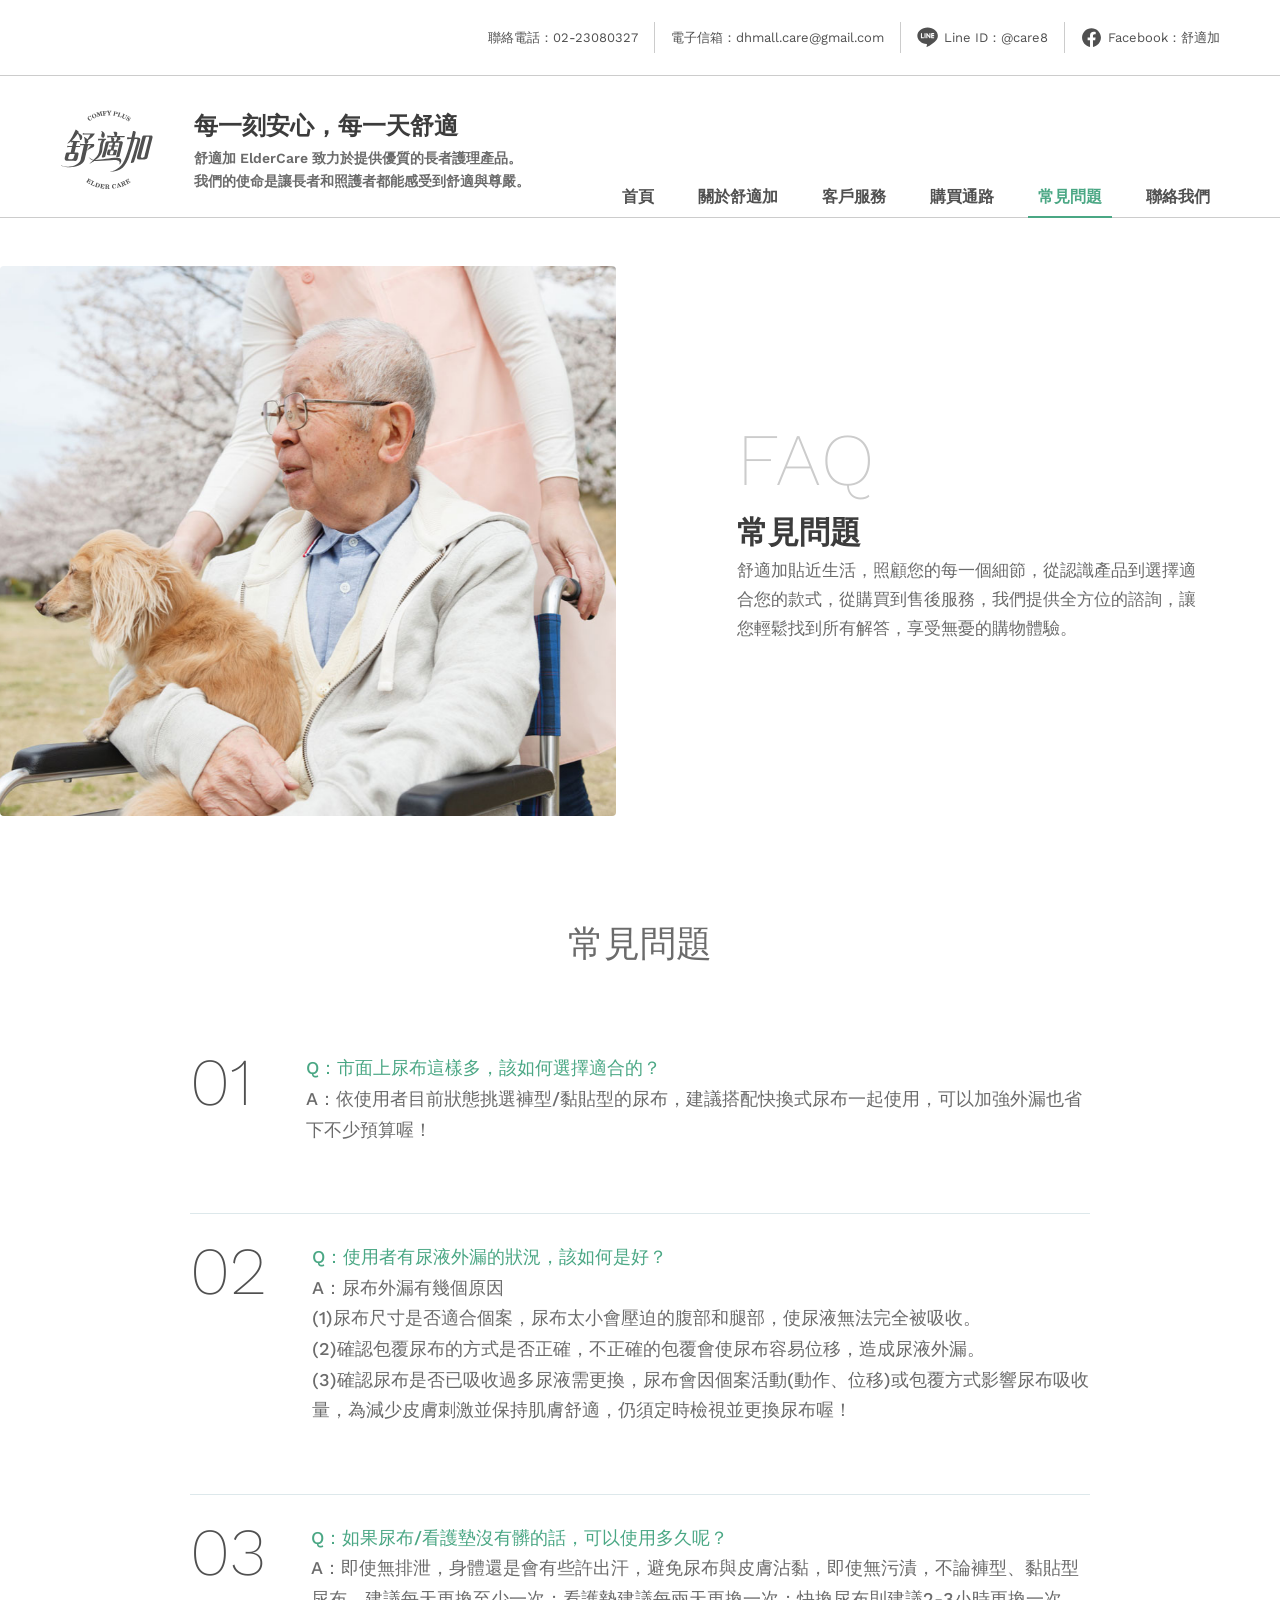
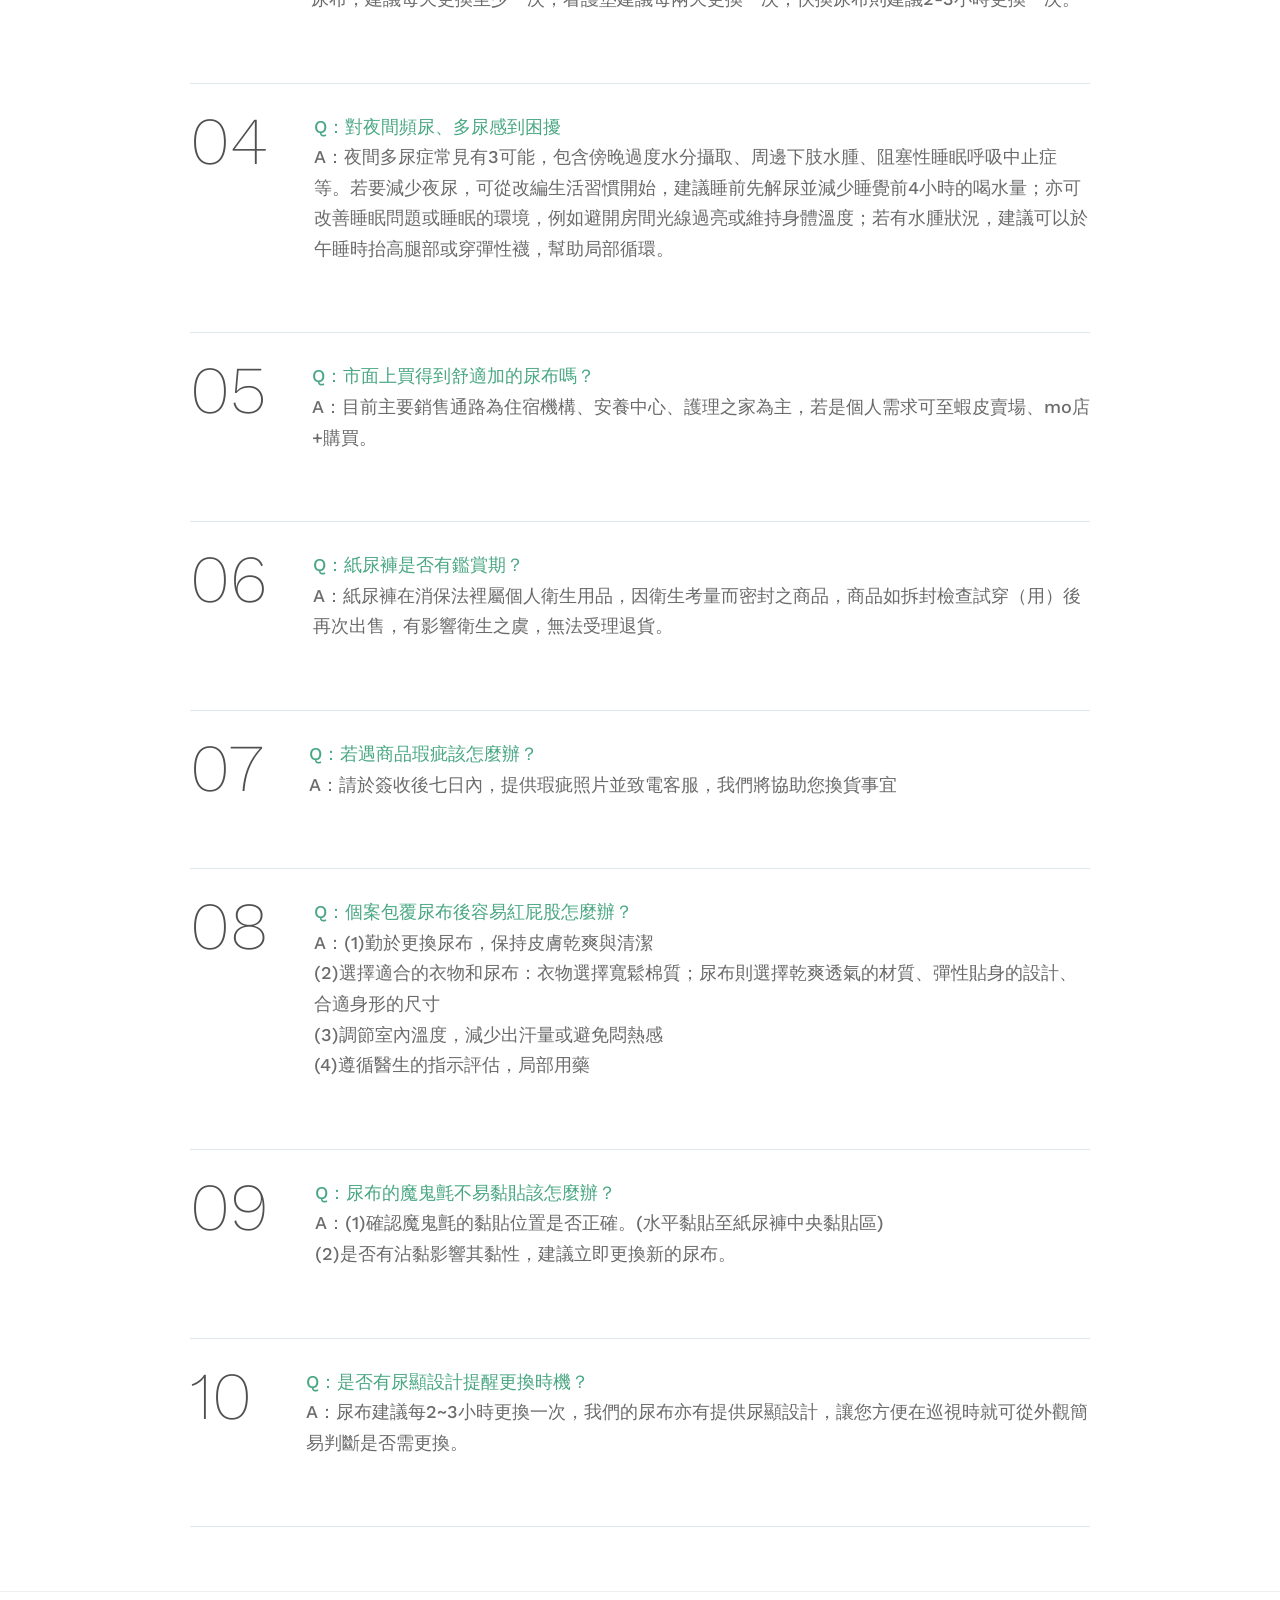
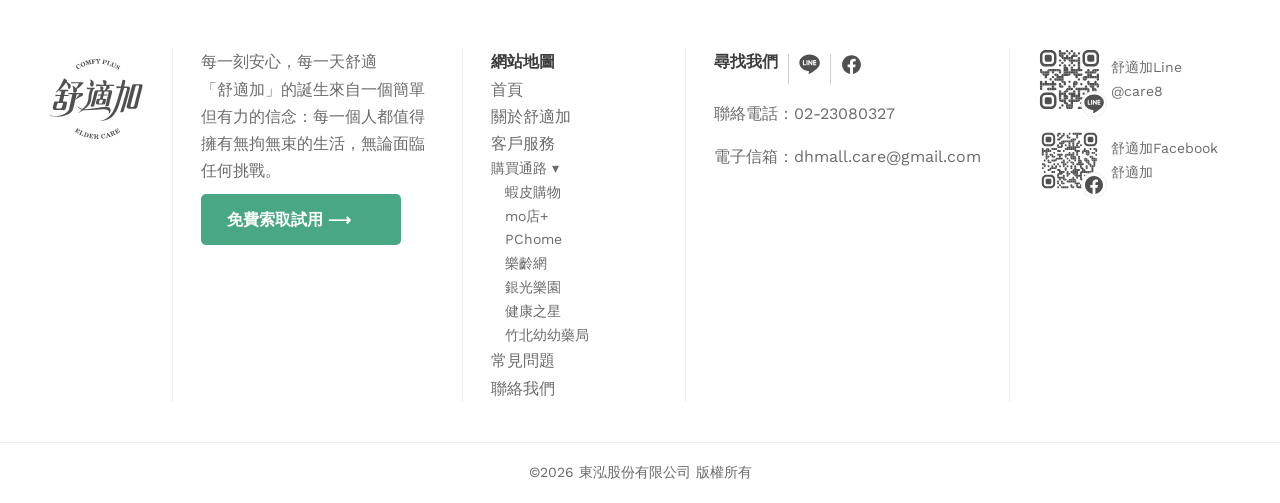
<file: faq.html>
<!DOCTYPE html>
<html lang="zh-Hant">
<head>
<meta charset="UTF-8">
<meta name="viewport" content="width=device-width, initial-scale=1.0">
<title>常見問題 | 舒適加 | 成人照顧用品 | 成人紙尿褲、成人行動褲、黏貼式尿布、快換尿片、看護墊 | 愛上，從體驗開始</title>
<link rel="icon" href="images/favicon.png">
<link rel="stylesheet" href="style.css">
<link rel="preconnect" href="https://fonts.googleapis.com">
<link rel="preconnect" href="https://fonts.gstatic.com" crossorigin>
<link href="https://fonts.googleapis.com/css2?family=Handjet:wght,ELSH@100..900,2&family=Noto+Serif+TC&family=Work+Sans:ital,wght@0,100..900;1,100..900&display=swap" rel="stylesheet">
</head>
<body>
<header class="site-header">
  <div class="topbar">
    <div class="bar topbar-inner">
      <a href="tel:0223080327">聯絡電話：02-23080327</a>
      <a href="mailto:dhmall.care@gmail.com">電子信箱：dhmall.care@gmail.com</a>
      <a href="https://lin.ee/dEskHnp" target="_blank" rel="noopener" class="topbar-icon-link"><span class="topbar-icon icon-swap" aria-hidden="true"><img src="images/icon-line.svg" alt="" class="icon-base"><img src="images/icon-line-hover.svg" alt="" class="icon-hover"></span>Line ID：@care8</a>
      <a href="https://www.facebook.com/comfyplus.tw" target="_blank" rel="noopener" class="topbar-icon-link"><span class="topbar-icon icon-swap" aria-hidden="true"><img src="images/icon-facebook.svg" alt="" class="icon-base"><img src="images/icon-facebook-hover.svg" alt="" class="icon-hover"></span>Facebook：舒適加</a>
    </div>
  </div>
  <div class="mainbar">
    <div class="bar mainbar-inner">
      <a href="index.html" class="logo">
        <span class="logo-img icon-swap"><img src="images/logo.svg" alt="舒適加 Comfy Plus Elder Care" class="icon-base"><img src="images/logo-hover.svg" alt="" class="icon-hover"></span>
      </a>
      <button type="button" class="nav-toggle" id="navToggle" aria-label="開啟選單" aria-expanded="false" aria-controls="mainNav">
        <span></span><span></span><span></span>
      </button>
      <div class="tagline">
        <h1>每一刻安心，每一天舒適</h1>
        <p>舒適加 ElderCare 致力於提供優質的長者護理產品。<br>我們的使命是讓長者和照護者都能感受到舒適與尊嚴。</p>
      </div>
      <nav class="mainnav" id="mainNav">
        <a href="index.html">首頁</a>
        <a href="about.html">關於舒適加</a>
        <a href="service.html">客戶服務</a>
        <a href="buy.html">購買通路</a>
        <a href="faq.html" class="active">常見問題</a>
        <a href="contactus.html">聯絡我們</a>
      </nav>
    </div>
  </div>
</header>

<main>
  <section class="page-hero">
    <div class="hero-container page-hero-inner">
      <div class="page-hero-photo"><img src="images/11062b_cb325573ac974502b6f9bb9220c44c7d.jpg" alt="常見問題"></div>
      <div class="page-hero-text">
        <div class="reveal-mask"><p class="eyebrow reveal-up">FAQ</p></div>
        <div class="reveal-mask">
          <div class="reveal-up">
            <h2>常見問題</h2>
            <p>舒適加貼近生活，照顧您的每一個細節，從認識產品到選擇適合您的款式，從購買到售後服務，我們提供全方位的諮詢，讓您輕鬆找到所有解答，享受無憂的購物體驗。</p>
          </div>
        </div>
      </div>
    </div>
  </section>

  <section class="faq-section">
    <div class="container">
      <h2 class="section-title">常見問題</h2>
      <div class="faq-list">
        <div class="faq-item">
          <div class="faq-num">01</div>
          <div class="faq-body">
            <p class="faq-q">Q：市面上尿布這樣多，該如何選擇適合的？</p>
            <p class="faq-a">A：依使用者目前狀態挑選褲型/黏貼型的尿布，建議搭配快換式尿布一起使用，可以加強外漏也省下不少預算喔！</p>
          </div>
        </div>
        <div class="faq-item">
          <div class="faq-num">02</div>
          <div class="faq-body">
            <p class="faq-q">Q：使用者有尿液外漏的狀況，該如何是好？</p>
            <p class="faq-a">A：尿布外漏有幾個原因<br>(1)尿布尺寸是否適合個案，尿布太小會壓迫的腹部和腿部，使尿液無法完全被吸收。<br>(2)確認包覆尿布的方式是否正確，不正確的包覆會使尿布容易位移，造成尿液外漏。<br>(3)確認尿布是否已吸收過多尿液需更換，尿布會因個案活動(動作、位移)或包覆方式影響尿布吸收量，為減少皮膚刺激並保持肌膚舒適，仍須定時檢視並更換尿布喔！</p>
          </div>
        </div>
        <div class="faq-item">
          <div class="faq-num">03</div>
          <div class="faq-body">
            <p class="faq-q">Q：如果尿布/看護墊沒有髒的話，可以使用多久呢？</p>
            <p class="faq-a">A：即使無排泄，身體還是會有些許出汗，避免尿布與皮膚沾黏，即使無污漬，不論褲型、黏貼型尿布，建議每天更換至少一次；看護墊建議每兩天更換一次；快換尿布則建議2-3小時更換一次。</p>
          </div>
        </div>
        <div class="faq-item">
          <div class="faq-num">04</div>
          <div class="faq-body">
            <p class="faq-q">Q：對夜間頻尿、多尿感到困擾</p>
            <p class="faq-a">A：夜間多尿症常見有3可能，包含傍晚過度水分攝取、周邊下肢水腫、阻塞性睡眠呼吸中止症等。若要減少夜尿，可從改編生活習慣開始，建議睡前先解尿並減少睡覺前4小時的喝水量；亦可改善睡眠問題或睡眠的環境，例如避開房間光線過亮或維持身體溫度；若有水腫狀況，建議可以於午睡時抬高腿部或穿彈性襪，幫助局部循環。</p>
          </div>
        </div>
        <div class="faq-item">
          <div class="faq-num">05</div>
          <div class="faq-body">
            <p class="faq-q">Q：市面上買得到舒適加的尿布嗎？</p>
            <p class="faq-a">A：目前主要銷售通路為住宿機構、安養中心、護理之家為主，若是個人需求可至蝦皮賣場、mo店+購買。</p>
          </div>
        </div>
        <div class="faq-item">
          <div class="faq-num">06</div>
          <div class="faq-body">
            <p class="faq-q">Q：紙尿褲是否有鑑賞期？</p>
            <p class="faq-a">A：紙尿褲在消保法裡屬個人衛生用品，因衛生考量而密封之商品，商品如拆封檢查試穿（用）後再次出售，有影響衛生之虞，無法受理退貨。</p>
          </div>
        </div>
        <div class="faq-item">
          <div class="faq-num">07</div>
          <div class="faq-body">
            <p class="faq-q">Q：若遇商品瑕疵該怎麼辦？</p>
            <p class="faq-a">A：請於簽收後七日內，提供瑕疵照片並致電客服，我們將協助您換貨事宜</p>
          </div>
        </div>
        <div class="faq-item">
          <div class="faq-num">08</div>
          <div class="faq-body">
            <p class="faq-q">Q：個案包覆尿布後容易紅屁股怎麼辦？</p>
            <p class="faq-a">A：(1)勤於更換尿布，保持皮膚乾爽與清潔<br>(2)選擇適合的衣物和尿布：衣物選擇寬鬆棉質；尿布則選擇乾爽透氣的材質、彈性貼身的設計、合適身形的尺寸<br>(3)調節室內溫度，減少出汗量或避免悶熱感<br>(4)遵循醫生的指示評估，局部用藥</p>
          </div>
        </div>
        <div class="faq-item">
          <div class="faq-num">09</div>
          <div class="faq-body">
            <p class="faq-q">Q：尿布的魔鬼氈不易黏貼該怎麼辦？</p>
            <p class="faq-a">A：(1)確認魔鬼氈的黏貼位置是否正確。(水平黏貼至紙尿褲中央黏貼區)<br>(2)是否有沾黏影響其黏性，建議立即更換新的尿布。</p>
          </div>
        </div>
        <div class="faq-item">
          <div class="faq-num">10</div>
          <div class="faq-body">
            <p class="faq-q">Q：是否有尿顯設計提醒更換時機？</p>
            <p class="faq-a">A：尿布建議每2~3小時更換一次，我們的尿布亦有提供尿顯設計，讓您方便在巡視時就可從外觀簡易判斷是否需更換。</p>
          </div>
        </div>
      </div>
    </div>
  </section>

</main>
<footer class="site-footer">
  <div class="bar footer-top">
    <div class="footer-col footer-logo-col">
      <a href="index.html" class="logo">
        <span class="logo-img icon-swap"><img src="images/logo.svg" alt="舒適加 Comfy Plus Elder Care" class="icon-base"><img src="images/logo-hover.svg" alt="" class="icon-hover"></span>
      </a>
    </div>
    <div class="footer-col footer-brand">
      <p>每一刻安心，每一天舒適<br>「舒適加」的誕生來自一個簡單但有力的信念：每一個人都值得擁有無拘無束的生活，無論面臨任何挑戰。</p>
      <a href="https://docs.google.com/forms/d/1OPw-nkULOVYaguo0U02xBSoH95jGN0qlXhb7-xASJwA/edit" target="_blank" rel="noopener" class="btn-teal">免費索取試用 &#10230;</a>
    </div>
    <div class="footer-col">
      <h3>網站地圖</h3>
      <a href="index.html">首頁</a>
      <a href="about.html">關於舒適加</a>
      <a href="service.html">客戶服務</a>
      <span class="submenu-label">購買通路 &#9662;</span>
      <a href="https://shopee.tw/shop/1386194166" target="_blank" rel="noopener" class="sub">蝦皮購物</a>
      <a href="https://www.momoshop.com.tw/TP/TP0006157/main?entpCode=TP0006157" target="_blank" rel="noopener" class="sub">mo店+</a>
      <a href="https://24h.pchome.com.tw/prod/DAAU5J-A900IV50Z" target="_blank" rel="noopener" class="sub">PChome</a>
      <a href="https://www.ez66.com.tw/products/g1pu71250000003" target="_blank" rel="noopener" class="sub">樂齡網</a>
      <a href="https://www.altc.com.tw/products/ssc-03" target="_blank" rel="noopener" class="sub">銀光樂園</a>
      <a href="https://www.vitalstar2019.com.tw/" target="_blank" rel="noopener" class="sub">健康之星</a>
      <a href="https://shopee.tw/yoyopharm?categoryId=100630&entryPoint=ShopByPDP&itemId=17687383440" target="_blank" rel="noopener" class="sub">竹北幼幼藥局</a>
      <a href="faq.html">常見問題</a>
      <a href="contactus.html">聯絡我們</a>
    </div>
    <div class="footer-col">
      <div class="find-us">
        <h3>尋找我們</h3>
      <div class="footer-social-icons">
        <a href="https://lin.ee/dEskHnp" target="_blank" rel="noopener" aria-label="舒適加 LINE">
          <span class="footer-social-icon icon-swap" role="img" aria-label="LINE"><img src="images/icon-line.svg" alt="" class="icon-base"><img src="images/icon-line-hover.svg" alt="" class="icon-hover"></span>
        </a>
        <a href="https://www.facebook.com/comfyplus.tw" target="_blank" rel="noopener" aria-label="舒適加 Facebook">
          <span class="footer-social-icon icon-swap" role="img" aria-label="Facebook"><img src="images/icon-facebook.svg" alt="" class="icon-base"><img src="images/icon-facebook-hover.svg" alt="" class="icon-hover"></span>
        </a>
      </div>
      </div>
      
      <p><a href="tel:0223080327">聯絡電話：02-23080327</a></p>
      <p><a href="mailto:dhmall.care@gmail.com">電子信箱：dhmall.care@gmail.com</a></p>
    </div>
    <div class="footer-col qr-col">
      <div class="qr-item">
        <div class="qr-badge">
          <a href="https://lin.ee/dEskHnp" target="_blank" rel="noopener" aria-label="舒適加 LINE">
              <img src="images/qr-line.svg" alt="舒適加 LINE QR Code" class="qr-code">
              <span class="qr-icon" aria-hidden="true"><span class="icon-swap"><img src="images/icon-line.svg" alt="" class="icon-base"><img src="images/icon-line-hover.svg" alt="" class="icon-hover"></span></span>
          </a>
        </div>
        <div><a href="https://lin.ee/dEskHnp" target="_blank" rel="noopener" aria-label="舒適加 LINE"><p>舒適加Line</p><p>@care8</p></a></div>
      </div>
      <div class="qr-item">
        <div class="qr-badge">
          <a href="https://www.facebook.com/comfyplus.tw" target="_blank" rel="noopener" aria-label="舒適加 Facebook">
              <img src="images/qr-facebook.svg" alt="舒適加 Facebook QR Code" class="qr-code">
              <span class="qr-icon" aria-hidden="true"><span class="icon-swap"><img src="images/icon-facebook.svg" alt="" class="icon-base"><img src="images/icon-facebook-hover.svg" alt="" class="icon-hover"></span></span>
          </a>
        </div>
        <div><a href="https://www.facebook.com/comfyplus.tw" target="_blank" rel="noopener" aria-label="舒適加 Facebook"><p>舒適加Facebook</p><p>舒適加</p></a></div>
      </div>
    </div>
  </div>
  <div class="footer-bottom">
    <div class="bar">&copy;2026 東泓股份有限公司 版權所有</div>
  </div>
</footer>

<script>
(function(){
  // Hide the header when scrolling down, slide it back in when scrolling up
  // (matches the original site's sticky-header behaviour).
  var header = document.querySelector('.site-header');
  var mainnav = document.getElementById('mainNav');
  if (!header) return;
  var lastY = window.scrollY;
  var HIDE_AFTER = 60;
  window.addEventListener('scroll', function(){
    if (mainnav && mainnav.classList.contains('open')) return; // keep header visible while the mobile menu is open
    var y = window.scrollY;
    if (y > lastY && y > HIDE_AFTER) {
      header.classList.add('header-hidden');
    } else {
      header.classList.remove('header-hidden');
    }
    lastY = y;
  }, { passive: true });
})();

(function(){
  // Mobile hamburger menu: toggles the nav list open/closed on small screens.
  var toggle = document.getElementById('navToggle');
  var nav = document.getElementById('mainNav');
  if (!toggle || !nav) return;
  toggle.addEventListener('click', function(){
    var isOpen = nav.classList.toggle('open');
    toggle.classList.toggle('open', isOpen);
    toggle.setAttribute('aria-expanded', isOpen ? 'true' : 'false');
  });
  // Tapping a menu link closes the menu (useful for same-page anchors / after navigation).
  nav.querySelectorAll('a').forEach(function(a){
    a.addEventListener('click', function(){
      nav.classList.remove('open');
      toggle.classList.remove('open');
      toggle.setAttribute('aria-expanded', 'false');
    });
  });
  // If the window is resized back up past the mobile breakpoint, reset the menu state.
  window.addEventListener('resize', function(){
    if (window.innerWidth > 767 && nav.classList.contains('open')) {
      nav.classList.remove('open');
      toggle.classList.remove('open');
      toggle.setAttribute('aria-expanded', 'false');
    }
  });
})();

(function(){
  // "每一刻安心/每一天舒適" banner: the background photo stays fixed in the
  // viewport (background-attachment:fixed, in CSS) and its position never
  // shifts, while it slowly zooms in as the section scrolls through view.
  // IMPORTANT: this animates background-size (in px), never a transform —
  // a transform on this element would silently turn off background-
  // attachment:fixed and make the image drift instead of staying anchored
  // to the viewport.
  var section = document.querySelector('.tagline-banner');
  var bg = document.querySelector('.tagline-bg');
  if (!section || !bg) return;
  var reduceMotion = window.matchMedia && window.matchMedia('(prefers-reduced-motion: reduce)').matches;
  if (reduceMotion) return;
  var IMG_W = 1907, IMG_H = 913; // natural size of 99ec98fdb81945c29c25a3ad6c5606b1.jpg
  var MAX_SCALE = 1.18;
  function onScroll(){
    var vw = window.innerWidth || document.documentElement.clientWidth;
    var vh = window.innerHeight || document.documentElement.clientHeight;
    var coverScale = Math.max(vw / IMG_W, vh / IMG_H);
    var rect = section.getBoundingClientRect();
    var total = vh + rect.height;
    var progress = total > 0 ? (vh - rect.top) / total : 0;
    progress = Math.max(0, Math.min(1, progress));
    var scale = coverScale * (1 + progress * (MAX_SCALE - 1));
    bg.style.backgroundSize = (IMG_W * scale).toFixed(1) + 'px ' + (IMG_H * scale).toFixed(1) + 'px';
  }
  window.addEventListener('scroll', onScroll, { passive: true });
  window.addEventListener('resize', onScroll);
  onScroll();
})();

(function(){
  // Secondary-page hero photos (about/service/buy/faq/contactus): a plain
  // <img> cropped to a fixed 633px-tall box (object-fit:cover, in CSS).
  // Starts at 1x (normal size) when the page loads, and zooms in to 1.5x
  // as the page scrolls, reaching 1.5x once the page has scrolled 1920px
  // — driven by absolute scroll position (window.scrollY),
  // not by the section's own position in the viewport. Unlike the tagline
  // banner above, this image has no background-attachment:fixed to
  // protect, so a straightforward transform:scale() is safe here.
  var img = document.querySelector('.page-hero-photo img');
  if (!img) return;
  var reduceMotion = window.matchMedia && window.matchMedia('(prefers-reduced-motion: reduce)').matches;
  if (reduceMotion) return;
  var START_SCALE = 1;
  var END_SCALE = 1.5;
  var SCROLL_RANGE = 1920;
  function onScroll(){
    var progress = Math.max(0, Math.min(1, window.scrollY / SCROLL_RANGE));
    var scale = START_SCALE + progress * (END_SCALE - START_SCALE);
    img.style.transform = 'scale(' + scale.toFixed(3) + ')';
  }
  window.addEventListener('scroll', onScroll, { passive: true });
  window.addEventListener('resize', onScroll);
  onScroll();
})();
</script>
</body>
</html>
</file>
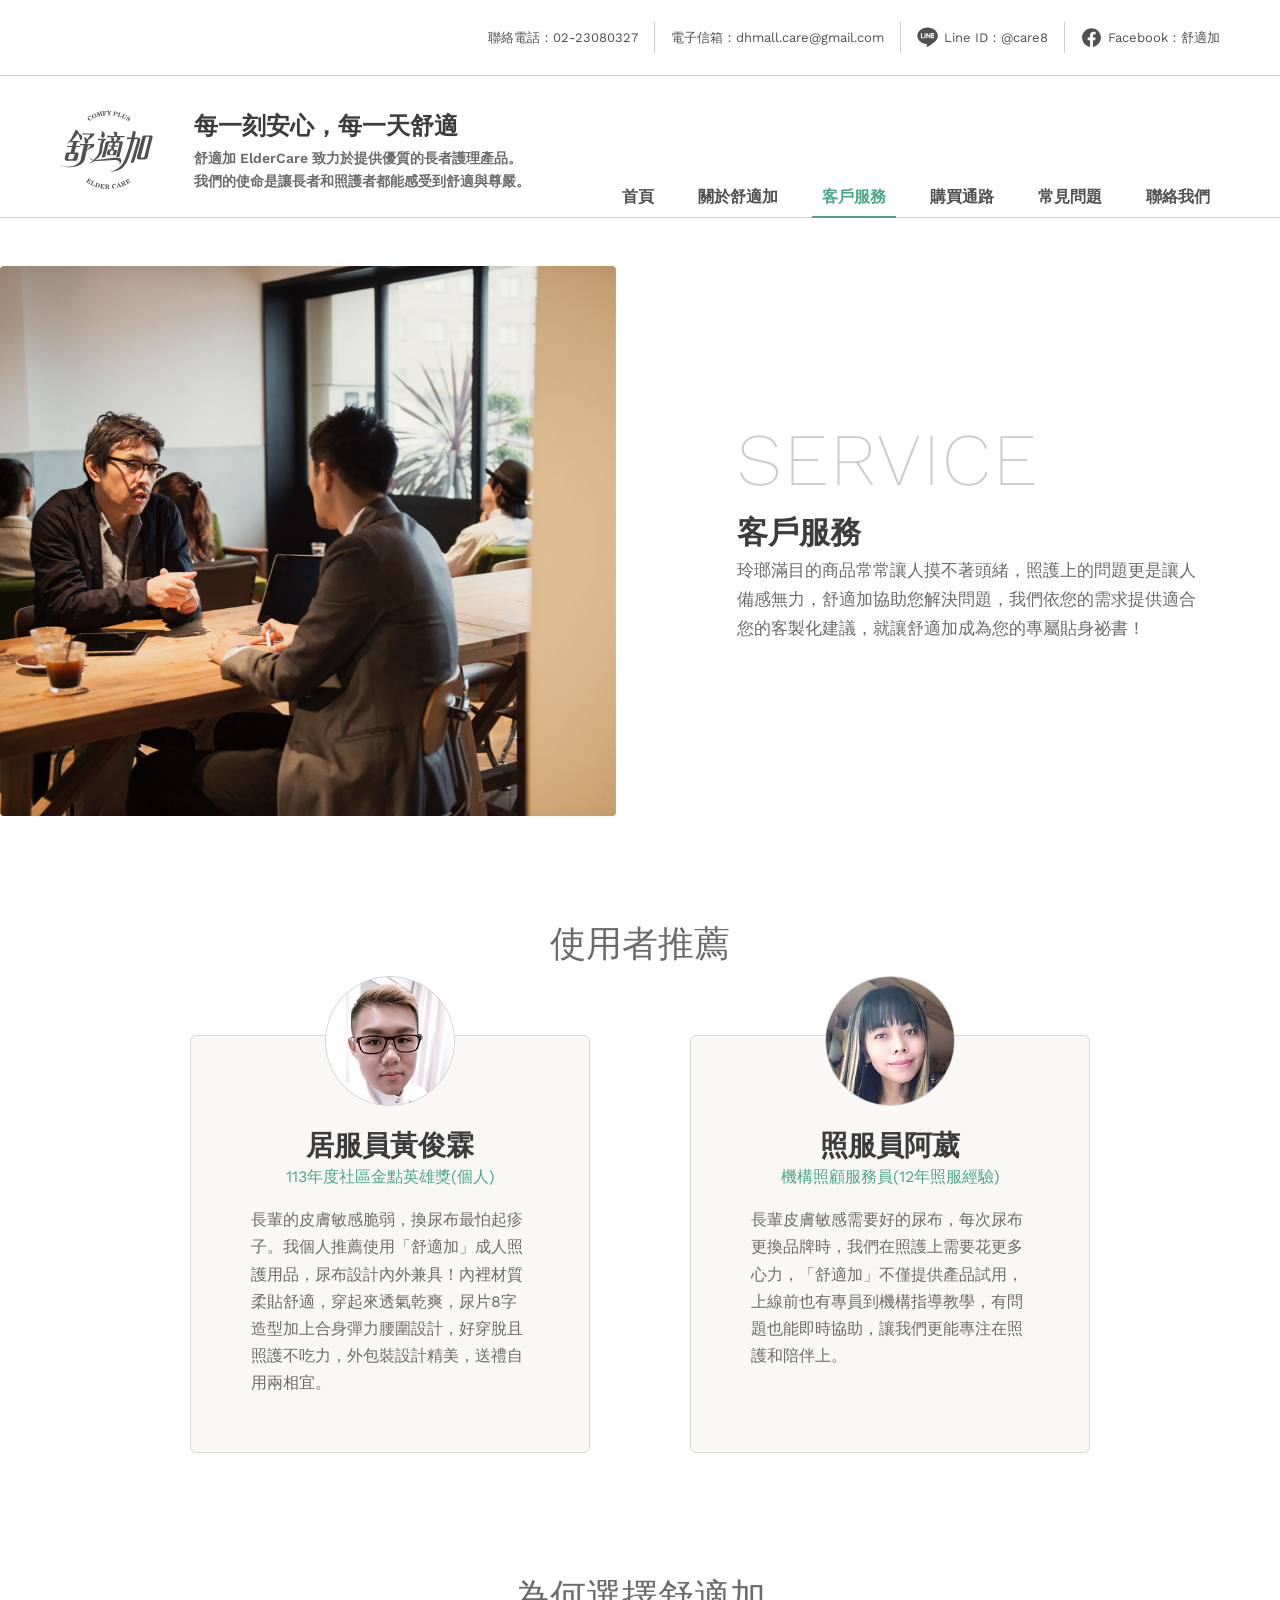
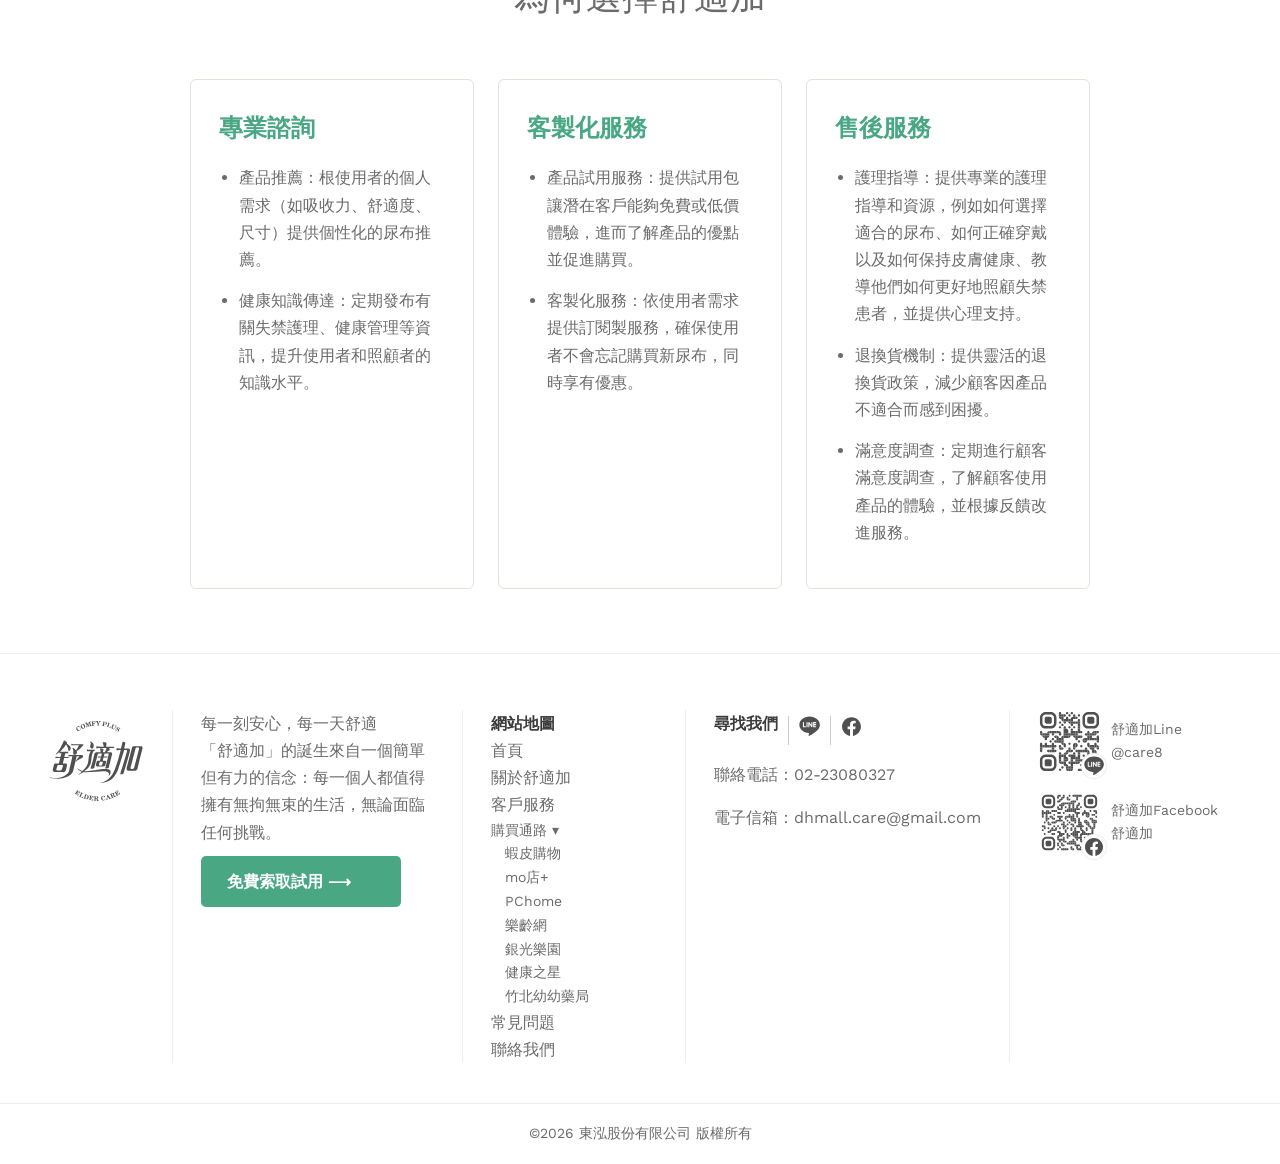
<file: service.html>
<!DOCTYPE html>
<html lang="zh-Hant">
<head>
<meta charset="UTF-8">
<meta name="viewport" content="width=device-width, initial-scale=1.0">
<title>客戶服務 | 舒適加 | 成人照顧用品 | 成人紙尿褲、成人行動褲、黏貼式尿布、快換尿片、看護墊 | 愛上，從體驗開始</title>
<link rel="icon" href="images/favicon.png">
<link rel="stylesheet" href="style.css">
<link rel="preconnect" href="https://fonts.googleapis.com">
<link rel="preconnect" href="https://fonts.gstatic.com" crossorigin>
<link href="https://fonts.googleapis.com/css2?family=Handjet:wght,ELSH@100..900,2&family=Noto+Serif+TC&family=Work+Sans:ital,wght@0,100..900;1,100..900&display=swap" rel="stylesheet">
</head>
<body>
<header class="site-header">
  <div class="topbar">
    <div class="bar topbar-inner">
      <a href="tel:0223080327">聯絡電話：02-23080327</a>
      <a href="mailto:dhmall.care@gmail.com">電子信箱：dhmall.care@gmail.com</a>
      <a href="https://lin.ee/dEskHnp" target="_blank" rel="noopener" class="topbar-icon-link"><span class="topbar-icon icon-swap" aria-hidden="true"><img src="images/icon-line.svg" alt="" class="icon-base"><img src="images/icon-line-hover.svg" alt="" class="icon-hover"></span>Line ID：@care8</a>
      <a href="https://www.facebook.com/comfyplus.tw" target="_blank" rel="noopener" class="topbar-icon-link"><span class="topbar-icon icon-swap" aria-hidden="true"><img src="images/icon-facebook.svg" alt="" class="icon-base"><img src="images/icon-facebook-hover.svg" alt="" class="icon-hover"></span>Facebook：舒適加</a>
    </div>
  </div>
  <div class="mainbar">
    <div class="bar mainbar-inner">
      <a href="index.html" class="logo">
        <span class="logo-img icon-swap"><img src="images/logo.svg" alt="舒適加 Comfy Plus Elder Care" class="icon-base"><img src="images/logo-hover.svg" alt="" class="icon-hover"></span>
      </a>
      <button type="button" class="nav-toggle" id="navToggle" aria-label="開啟選單" aria-expanded="false" aria-controls="mainNav">
        <span></span><span></span><span></span>
      </button>
      <div class="tagline">
        <h1>每一刻安心，每一天舒適</h1>
        <p>舒適加 ElderCare 致力於提供優質的長者護理產品。<br>我們的使命是讓長者和照護者都能感受到舒適與尊嚴。</p>
      </div>
      <nav class="mainnav" id="mainNav">
        <a href="index.html">首頁</a>
        <a href="about.html">關於舒適加</a>
        <a href="service.html" class="active">客戶服務</a>
        <a href="buy.html">購買通路</a>
        <a href="faq.html">常見問題</a>
        <a href="contactus.html">聯絡我們</a>
      </nav>
    </div>
  </div>
</header>

<main>
  <section class="page-hero">
    <div class="hero-container page-hero-inner">
      <div class="page-hero-photo"><img src="images/11062b_f5df1cd9a0ba4991bd30bd49540a620f.jpg" alt="客戶服務"></div>
      <div class="page-hero-text">
        <div class="reveal-mask"><p class="eyebrow reveal-up">SERVICE</p></div>
        <div class="reveal-mask">
          <div class="reveal-up">
            <h2>客戶服務</h2>
            <p>玲瑯滿目的商品常常讓人摸不著頭緒，照護上的問題更是讓人備感無力，舒適加協助您解決問題，我們依您的需求提供適合您的客製化建議，就讓舒適加成為您的專屬貼身祕書！</p>
          </div>
        </div>
      </div>
    </div>
  </section>

  <section class="testimonial-section">
    <div class="container">
      <h2 class="section-title">使用者推薦</h2>
      <div class="testimonial-cards">
        <div class="testimonial-card">
          <img class="avatar" src="images/399282_a16ac358d4aa452fa5da375c36034c9c.jpg" alt="居服員黃俊霖">
          <h4>居服員黃俊霖</h4>
          <p class="testimonial-role">113年度社區金點英雄獎(個人)</p>
          <p>長輩的皮膚敏感脆弱，換尿布最怕起疹子。我個人推薦使用「舒適加」成人照護用品，尿布設計內外兼具！內裡材質柔貼舒適，穿起來透氣乾爽，尿片8字造型加上合身彈力腰圍設計，好穿脫且照護不吃力，外包裝設計精美，送禮自用兩相宜。</p>
        </div>
        <div class="testimonial-card">
          <img class="avatar" src="images/399282_76f4585c574141fba8afcc9372ac3520.jpg" alt="照服員阿葳">
          <h4>照服員阿葳</h4>
          <p class="testimonial-role">機構照顧服務員(12年照服經驗)</p>
          <p>長輩皮膚敏感需要好的尿布，每次尿布更換品牌時，我們在照護上需要花更多心力，「舒適加」不僅提供產品試用，上線前也有專員到機構指導教學，有問題也能即時協助，讓我們更能專注在照護和陪伴上。</p>
        </div>
      </div>
    </div>
  </section>

  <section class="feature-section">
    <div class="container">
      <h2 class="section-title">為何選擇舒適加</h2>
      <div class="feature-cards">
        <div class="feature-card">
          <h4>專業諮詢</h4>
          <ul>
            <li>產品推薦：根使用者的個人需求（如吸收力、舒適度、尺寸）提供個性化的尿布推薦。</li>
            <li>健康知識傳達：定期發布有關失禁護理、健康管理等資訊，提升使用者和照顧者的知識水平。</li>
          </ul>
        </div>
        <div class="feature-card">
          <h4>客製化服務</h4>
          <ul>
            <li>產品試用服務：提供試用包讓潛在客戶能夠免費或低價體驗，進而了解產品的優點並促進購買。</li>
            <li>客製化服務：依使用者需求提供訂閱製服務，確保使用者不會忘記購買新尿布，同時享有優惠。</li>
          </ul>
        </div>
        <div class="feature-card">
          <h4>售後服務</h4>
          <ul>
            <li>護理指導：提供專業的護理指導和資源，例如如何選擇適合的尿布、如何正確穿戴以及如何保持皮膚健康、教導他們如何更好地照顧失禁患者，並提供心理支持。</li>
            <li>退換貨機制：提供靈活的退換貨政策，減少顧客因產品不適合而感到困擾。</li>
            <li>滿意度調查：定期進行顧客滿意度調查，了解顧客使用產品的體驗，並根據反饋改進服務。</li>
          </ul>
        </div>
      </div>
    </div>
  </section>

</main>
<footer class="site-footer">
  <div class="bar footer-top">
    <div class="footer-col footer-logo-col">
      <a href="index.html" class="logo">
        <span class="logo-img icon-swap"><img src="images/logo.svg" alt="舒適加 Comfy Plus Elder Care" class="icon-base"><img src="images/logo-hover.svg" alt="" class="icon-hover"></span>
      </a>
    </div>
    <div class="footer-col footer-brand">
      <p>每一刻安心，每一天舒適<br>「舒適加」的誕生來自一個簡單但有力的信念：每一個人都值得擁有無拘無束的生活，無論面臨任何挑戰。</p>
      <a href="https://docs.google.com/forms/d/1OPw-nkULOVYaguo0U02xBSoH95jGN0qlXhb7-xASJwA/edit" target="_blank" rel="noopener" class="btn-teal">免費索取試用 &#10230;</a>
    </div>
    <div class="footer-col">
      <h3>網站地圖</h3>
      <a href="index.html">首頁</a>
      <a href="about.html">關於舒適加</a>
      <a href="service.html">客戶服務</a>
      <span class="submenu-label">購買通路 &#9662;</span>
      <a href="https://shopee.tw/shop/1386194166" target="_blank" rel="noopener" class="sub">蝦皮購物</a>
      <a href="https://www.momoshop.com.tw/TP/TP0006157/main?entpCode=TP0006157" target="_blank" rel="noopener" class="sub">mo店+</a>
      <a href="https://24h.pchome.com.tw/prod/DAAU5J-A900IV50Z" target="_blank" rel="noopener" class="sub">PChome</a>
      <a href="https://www.ez66.com.tw/products/g1pu71250000003" target="_blank" rel="noopener" class="sub">樂齡網</a>
      <a href="https://www.altc.com.tw/products/ssc-03" target="_blank" rel="noopener" class="sub">銀光樂園</a>
      <a href="https://www.vitalstar2019.com.tw/" target="_blank" rel="noopener" class="sub">健康之星</a>
      <a href="https://shopee.tw/yoyopharm?categoryId=100630&entryPoint=ShopByPDP&itemId=17687383440" target="_blank" rel="noopener" class="sub">竹北幼幼藥局</a>
      <a href="faq.html">常見問題</a>
      <a href="contactus.html">聯絡我們</a>
    </div>
    <div class="footer-col">
      <div class="find-us">
        <h3>尋找我們</h3>
      <div class="footer-social-icons">
        <a href="https://lin.ee/dEskHnp" target="_blank" rel="noopener" aria-label="舒適加 LINE">
          <span class="footer-social-icon icon-swap" role="img" aria-label="LINE"><img src="images/icon-line.svg" alt="" class="icon-base"><img src="images/icon-line-hover.svg" alt="" class="icon-hover"></span>
        </a>
        <a href="https://www.facebook.com/comfyplus.tw" target="_blank" rel="noopener" aria-label="舒適加 Facebook">
          <span class="footer-social-icon icon-swap" role="img" aria-label="Facebook"><img src="images/icon-facebook.svg" alt="" class="icon-base"><img src="images/icon-facebook-hover.svg" alt="" class="icon-hover"></span>
        </a>
      </div>
      </div>
      
      <p><a href="tel:0223080327">聯絡電話：02-23080327</a></p>
      <p><a href="mailto:dhmall.care@gmail.com">電子信箱：dhmall.care@gmail.com</a></p>
    </div>
    <div class="footer-col qr-col">
      <div class="qr-item">
        <div class="qr-badge">
          <a href="https://lin.ee/dEskHnp" target="_blank" rel="noopener" aria-label="舒適加 LINE">
              <img src="images/qr-line.svg" alt="舒適加 LINE QR Code" class="qr-code">
              <span class="qr-icon" aria-hidden="true"><span class="icon-swap"><img src="images/icon-line.svg" alt="" class="icon-base"><img src="images/icon-line-hover.svg" alt="" class="icon-hover"></span></span>
          </a>
        </div>
        <div><a href="https://lin.ee/dEskHnp" target="_blank" rel="noopener" aria-label="舒適加 LINE"><p>舒適加Line</p><p>@care8</p></a></div>
      </div>
      <div class="qr-item">
        <div class="qr-badge">
          <a href="https://www.facebook.com/comfyplus.tw" target="_blank" rel="noopener" aria-label="舒適加 Facebook">
              <img src="images/qr-facebook.svg" alt="舒適加 Facebook QR Code" class="qr-code">
              <span class="qr-icon" aria-hidden="true"><span class="icon-swap"><img src="images/icon-facebook.svg" alt="" class="icon-base"><img src="images/icon-facebook-hover.svg" alt="" class="icon-hover"></span></span>
          </a>
        </div>
        <div><a href="https://www.facebook.com/comfyplus.tw" target="_blank" rel="noopener" aria-label="舒適加 Facebook"><p>舒適加Facebook</p><p>舒適加</p></a></div>
      </div>
    </div>
  </div>
  <div class="footer-bottom">
    <div class="bar">&copy;2026 東泓股份有限公司 版權所有</div>
  </div>
</footer>

<script>
(function(){
  // Hide the header when scrolling down, slide it back in when scrolling up
  // (matches the original site's sticky-header behaviour).
  var header = document.querySelector('.site-header');
  var mainnav = document.getElementById('mainNav');
  if (!header) return;
  var lastY = window.scrollY;
  var HIDE_AFTER = 60;
  window.addEventListener('scroll', function(){
    if (mainnav && mainnav.classList.contains('open')) return; // keep header visible while the mobile menu is open
    var y = window.scrollY;
    if (y > lastY && y > HIDE_AFTER) {
      header.classList.add('header-hidden');
    } else {
      header.classList.remove('header-hidden');
    }
    lastY = y;
  }, { passive: true });
})();

(function(){
  // Mobile hamburger menu: toggles the nav list open/closed on small screens.
  var toggle = document.getElementById('navToggle');
  var nav = document.getElementById('mainNav');
  if (!toggle || !nav) return;
  toggle.addEventListener('click', function(){
    var isOpen = nav.classList.toggle('open');
    toggle.classList.toggle('open', isOpen);
    toggle.setAttribute('aria-expanded', isOpen ? 'true' : 'false');
  });
  // Tapping a menu link closes the menu (useful for same-page anchors / after navigation).
  nav.querySelectorAll('a').forEach(function(a){
    a.addEventListener('click', function(){
      nav.classList.remove('open');
      toggle.classList.remove('open');
      toggle.setAttribute('aria-expanded', 'false');
    });
  });
  // If the window is resized back up past the mobile breakpoint, reset the menu state.
  window.addEventListener('resize', function(){
    if (window.innerWidth > 767 && nav.classList.contains('open')) {
      nav.classList.remove('open');
      toggle.classList.remove('open');
      toggle.setAttribute('aria-expanded', 'false');
    }
  });
})();

(function(){
  // "每一刻安心/每一天舒適" banner: the background photo stays fixed in the
  // viewport (background-attachment:fixed, in CSS) and its position never
  // shifts, while it slowly zooms in as the section scrolls through view.
  // IMPORTANT: this animates background-size (in px), never a transform —
  // a transform on this element would silently turn off background-
  // attachment:fixed and make the image drift instead of staying anchored
  // to the viewport.
  var section = document.querySelector('.tagline-banner');
  var bg = document.querySelector('.tagline-bg');
  if (!section || !bg) return;
  var reduceMotion = window.matchMedia && window.matchMedia('(prefers-reduced-motion: reduce)').matches;
  if (reduceMotion) return;
  var IMG_W = 1907, IMG_H = 913; // natural size of 99ec98fdb81945c29c25a3ad6c5606b1.jpg
  var MAX_SCALE = 1.18;
  function onScroll(){
    var vw = window.innerWidth || document.documentElement.clientWidth;
    var vh = window.innerHeight || document.documentElement.clientHeight;
    var coverScale = Math.max(vw / IMG_W, vh / IMG_H);
    var rect = section.getBoundingClientRect();
    var total = vh + rect.height;
    var progress = total > 0 ? (vh - rect.top) / total : 0;
    progress = Math.max(0, Math.min(1, progress));
    var scale = coverScale * (1 + progress * (MAX_SCALE - 1));
    bg.style.backgroundSize = (IMG_W * scale).toFixed(1) + 'px ' + (IMG_H * scale).toFixed(1) + 'px';
  }
  window.addEventListener('scroll', onScroll, { passive: true });
  window.addEventListener('resize', onScroll);
  onScroll();
})();

(function(){
  // Secondary-page hero photos (about/service/buy/faq/contactus): a plain
  // <img> cropped to a fixed 633px-tall box (object-fit:cover, in CSS).
  // Starts at 1x (normal size) when the page loads, and zooms in to 1.5x
  // as the page scrolls, reaching 1.5x once the page has scrolled 1920px
  // — driven by absolute scroll position (window.scrollY),
  // not by the section's own position in the viewport. Unlike the tagline
  // banner above, this image has no background-attachment:fixed to
  // protect, so a straightforward transform:scale() is safe here.
  var img = document.querySelector('.page-hero-photo img');
  if (!img) return;
  var reduceMotion = window.matchMedia && window.matchMedia('(prefers-reduced-motion: reduce)').matches;
  if (reduceMotion) return;
  var START_SCALE = 1;
  var END_SCALE = 1.5;
  var SCROLL_RANGE = 1920;
  function onScroll(){
    var progress = Math.max(0, Math.min(1, window.scrollY / SCROLL_RANGE));
    var scale = START_SCALE + progress * (END_SCALE - START_SCALE);
    img.style.transform = 'scale(' + scale.toFixed(3) + ')';
  }
  window.addEventListener('scroll', onScroll, { passive: true });
  window.addEventListener('resize', onScroll);
  onScroll();
})();
</script>
</body>
</html>
</file>
<file: style.css>
/* ===================================================
   舒適加 Comfy Plus — static responsive reproduction
   =================================================== */

:root{
  --gold: #d6b66a;
  --gold-dark: #c4a253;
  --teal: #4aa784;
  --teal-dark: #3c8e6f;
  --text-dark: #3c3c3c;
  --text-mid: #6b6b6b;
  --bg-card: #f2f0ee;
  --bg-alt: #faf8f6;
  --max-w: 900px
}

*{ box-sizing: border-box; }
html{ overflow-x:hidden; }
body{ margin:0; padding:0; width:100%; }
body{
  font-family: "work sans",Helvetica,"Microsoft JhengHei";
  color: var(--text-dark);
  line-height: 1.7;
  background:#fff;
}
a{ text-decoration:none; color:inherit; color: #505050;}
ul{ margin:0; padding:0; list-style:disc;    padding-left: 20px; }
img{ max-width:100%; display:block; }
h1,h2,h3,h4{ margin:0; font-weight:700; font-family:inherit; }

.container{
  max-width: var(--max-w);
  margin: 0 auto;
  padding: 0 0px;
}
.hero-container{
  max-width: 1527px;
  margin: 0 auto;
}
/* Full-width bar used inside header/footer: no centered max-width, spans the
   entire viewport edge-to-edge (matches the original site's full-screen
   header/footer layout), with its own comfortable side padding. */
.bar{
  width: 100%;
  max-width: none;
  margin: 0;
  padding: 0 48px;
}

/* ---------- Header ---------- */
.site-header{
  position: sticky;
  top: 0;
  z-index: 100;
  background: #fff;
  width: 100%;
  transition: transform .32s ease;
  border-bottom: 1px solid #cccccc;
}
/* Slides the header up out of view when scrolling down the page, and
   slides it back in as soon as the user scrolls back up (matches the
   original site's sticky-header entrance/exit motion). */
.site-header.header-hidden{
  transform: translateY(-100%);
}
.topbar{
  border-bottom: 1px solid #ccc;
  font-size: 13px;
  color: var(--text-mid);
}
.topbar-inner{
  display:flex;
  flex-wrap: wrap;
  gap: 0;
  padding: 22px 60px;
  justify-content: flex-end;
}
.topbar-inner a{
  padding: 0 16px;
  border-left: 1px solid #ccc;
  line-height: 2.4;
  transition: color .15s ease;
}
/* Hovering anywhere on a topbar link tints its text; for the two links that
   carry an icon, the icon-swap rules further down recolour the icon to match
   at the same time, so the whole link changes together. */
.topbar-inner a:hover{ color: var(--teal-dark); }
.topbar-inner a:first-child{
  border-left: none;
  padding-left: 0;
}
.topbar-inner a:last-child{
  padding-right: 0;
}
.topbar-icon-link{
  display: inline-flex;
  align-items: center;
  gap: 6px;
}
.topbar-icon{
  width: 21px;
  height: 21px;
  flex-shrink: 0;
}
.mainbar-inner{
  display:flex;
  align-items:center;
  justify-content: space-between;
  flex-wrap: wrap;
  gap: 40px;
  padding: 24px 60px 24px 60px;
  align-items: flex-end;
  margin-bottom: -1px;
}
.logo{
  display:flex;
  align-items:center;
  min-width: 90px;
}
.logo-img{
  width: 94px;
  height: auto;
}
.footer-logo-col .logo-img{ width: 96px; }
.tagline{ flex: 1 1 320px; min-width: 260px; }
.tagline h1{ font-size: 24px; }
.tagline p{ font-size: 14px; color: var(--text-mid); margin: 0;font-weight: 600; }
.mainnav{
  display:flex;
  flex-wrap: wrap;
  gap: 24px;
  font-size: 16px;
  font-weight: bold;
  margin-bottom: -24px;
  color: #909090;
}
.mainnav a{ padding: 0 10px 6px 10px; border-bottom: 2px solid transparent; white-space: nowrap; }
.mainnav a.active{ color: var(--teal); border-bottom-color: var(--teal); }
.mainnav a:hover{ color: #999999; }

/* Hamburger toggle button — hidden on desktop/tablet, shown only at the
   phone breakpoint below (see the max-width:767px block). */
.nav-toggle{
  display: none;
  flex-direction: column;
  justify-content: center;
  align-items: center;
  gap: 5px;
  width: 40px;
  height: 40px;
  padding: 0;
  border: none;
  background: transparent;
  cursor: pointer;
  flex-shrink: 0;
}
.nav-toggle span{
  display: block;
  width: 24px;
  height: 2px;
  background: var(--text-dark);
  border-radius: 1px;
  transition: transform .25s ease, opacity .2s ease;
}
.nav-toggle.open span:nth-child(1){ transform: translateY(7px) rotate(45deg); }
.nav-toggle.open span:nth-child(2){ opacity: 0; }
.nav-toggle.open span:nth-child(3){ transform: translateY(-7px) rotate(-45deg); }

/* ---------- Hero ----------
   The hero is NOT a full-bleed background: a rounded-rectangle photo box
   (.hero-box, matching the page container's width) sits inside the section.
   The product photo overlaps the box's left side and overflows below its
   bottom edge; a semi-transparent white card with the heading + CTA button
   sits on the box, right of center. The scroll-mouse indicator is a sibling
   OUTSIDE/below the box, not inside it. Proportions below are taken from
   the live reference site's own box (1527x427) and its product photo /
   text-card offsets, expressed as percentages of the box so they scale
   with the container. */
.hero{
  position: relative;
  /* Extra bottom padding gives the product photo (which intentionally
     overflows below .hero-box) and the scroll indicator room to sit
     inside this section without spilling into the next one. */
  padding: 56px 0 170px;
  background: #fff;
}
.hero-box-wrap{
  position: relative;
  width: 100%;
}
.hero-box{
  position: relative;
  width: 100%;
  aspect-ratio: 1527 / 427;
  border-radius: 23px;
  /* overflow: hidden; */
  /* background-color: #3a3a3a; */
}
/* The photo lives on its own layer inside .hero-box so it can animate on
   page load independent of the product photo (which stays still, no
   animation) and the box itself (whose own size is fixed immediately via
   aspect-ratio, so nothing below the hero jumps around while this plays).
   It grows from 0 height up to full, expanding from the vertical CENTER
   outward (matching the reference site), via scaleY rather than the
   height property. */
.hero-box-bg{
  position: absolute;
  inset: 0;
  background-size: cover;
  background-position: center;
  transform-origin: 50% 50%;
  animation: heroBoxReveal .9s cubic-bezier(.16,.84,.44,1) both;
  border-radius: 20px;
}
@keyframes heroBoxReveal{
  from { transform: scaleY(0); }
  to   { transform: scaleY(1); }
}
@media (prefers-reduced-motion: reduce){
  .hero-box-bg{ animation: none; }
}
.hero-text{
  position: absolute;
  left: 46.5%;
  top: 70px;
  background: rgba(255, 255, 255, .82);
  border-radius: 20px;
  box-sizing: border-box;
  display: flex;
  flex-direction: column;
  align-items: flex-start;
  justify-content: center;
  padding: 30px 40px;
  top: 50%;
  transform: translateY(-50%);
}
.hero-text h2{
  color:#505050;
  font-size: clamp(13px, 2.7vw, 36px);
  line-height: 1.3;
  margin: 0 0 clamp(6px, 1.4vw, 20px);
  font-weight: 500;
}
.hero-product{
  position: absolute;
  left: 18.6%;
  top: 11.2%;
  width: 25.3%;
  z-index: 3;
}
.hero-product img{
  width: 100%;
  height: auto;
  /* Matches the width/height attributes on the <img> tag: reserves the
     correct box (so .hero-product isn't 0-height and doesn't "pop" into
     size) even before the PNG itself has finished downloading. */
  aspect-ratio: 387 / 520;
  display: block;
  filter: drop-shadow(0 12px 24px rgba(0,0,0,.35));
}
/* The product photo is intentionally static — no load-in animation, no
   scroll effect. Only the background photo above (.hero-box-bg) animates. */
@media (max-width: 767px){
  /* Overlay percentages get too cramped for legible text on phones, so the
     product photo and text card drop into normal flow below the box photo
     instead of overlaying it. */
  .hero-box{ aspect-ratio: 4 / 3;height: 340px; display: flex;justify-content: center;}
  .hero-box-wrap{ display:flex; flex-direction:column; align-items:center; }
  .hero-product{
    position: static;
    width: 255%;
    max-width: 260px;
    margin: 200px auto -6px;
    z-index: 3;
  }
  .filter-section{padding-top: 130px !important;}
  .hero-text{
    position: absolute;
    width: 80%;
    max-width: 340px;
    margin: 0 auto;
    align-items: center;
    text-align: center;
    padding: 20px 24px;
    top: 25px;
    left: auto;
    z-index: 4;
    transform: none;
  }
  .hero-text h2{ font-size: 20px; }
  .hero-container {
    max-width: calc(100vw - 60px);
  }
}

/* ---------- Scroll-down indicator (outside/below the hero photo box) ---------- */
.scroll-indicator{
  position: absolute;
  left: 50%;
  transform: translateX(-50%);
  display: flex;
  flex-direction: column;
  align-items: center;
  gap: 6px;
  z-index: 2;
  opacity: .85;
}

.scroll-indicator .wheel-arrow{
  animation: wheelArrow 1.6s ease-in-out infinite;
}
@keyframes wheelArrow{
  0%   { transform: translateY(0);    opacity: 0; }
  15%  { transform: translateY(1px);  opacity: 1; }
  85%  { transform: translateY(8px);  opacity: 1; }
  100% { transform: translateY(10px); opacity: 0; }
}
@media (prefers-reduced-motion: reduce){
  .scroll-indicator .wheel-arrow{ animation: none; }
}

/* ---------- QR code badges (real QR + small social-icon overlay) ----------
   Footer default size is 63x63px, no border/frame around the code itself.
   The homepage "聯絡我們" band uses the larger .qr-badge-light variant (73px). */
.qr-badge{ position: relative; width: 63px; height: 63px; flex-shrink: 0; }
.qr-badge .qr-code{
  width: 63px; height: 63px;
  border: none; border-radius: 4px;
  background: #fff;
}
.qr-badge .qr-icon{
  position: absolute; right: -5px; bottom: -5px;
  width: 20px; height: 20px;
  border-radius: 50%;
  background: #fff;
  box-shadow: 0 0 0 1px #eee;
  padding: 2px;
  box-sizing: content-box;
  display: flex;
}
.qr-badge-light{ width: 73px; height: 73px; }
.qr-badge-light .qr-code{ width: 73px; height: 73px; background: #fff; }

/* ---------- Link image hover colour (icon-swap) ----------
   Used by every linked image that has to recolour on hover: the topbar
   LINE / Facebook icons, the header and footer 舒適加 logo, and the footer
   social + QR badge icons. Each one is a small stack of two identical-size
   images — the normal grey one and a pre-coloured #3c8e6f copy — that
   cross-fade on hover.
   (A CSS mask-image of the SVG would let a hover color apply without a
   second file, but mask-image on a local SVG silently fails to render
   under the file:// protocol in some browsers, which is how this site is
   often previewed before upload — this opacity cross-fade works
   identically opened directly from disk or served over http/https.)
   Note: the wrapper must have a resolvable height, since both images are
   absolutely positioned and so contribute nothing to its layout size. */
.icon-swap{
  position: relative;
  display: inline-block;
}
.icon-swap img{
  position: absolute;
  top: 0; left: 0;
  width: 100%; height: 100%;
  transition: opacity .15s ease;
}
.icon-swap .icon-hover{ opacity: 0; }
a:hover .icon-swap .icon-base{ opacity: 0; }
a:hover .icon-swap .icon-hover{ opacity: 1; }
.footer-social-icons .icon-swap{ width: 21px; height: 21px; }
.qr-badge .qr-icon .icon-swap{ width: 20px; height: 20px; display: block; }
/* The logo art is square, so aspect-ratio supplies the height that the
   existing .logo-img width rules (94 / 96 / 68px) would otherwise leave
   as `auto` — i.e. zero — on this wrapper. */
.logo .icon-swap{ aspect-ratio: 1 / 1; display: block; }
.btn-gold{
  display:inline-block;
  background: var(--gold);
  color:#2b2b2b;
  padding: 12px 28px;
  border-radius: 999px;
  font-size: 17px;
  font-weight: 600;
}
.btn-gold:hover{ background: var(--gold-dark);color: #fff; }
.btn-outline{
  display:inline-block;
  border: 1px solid var(--teal);
  color: var(--teal);
  padding: 10px 26px;
  font-size: 14px;
  margin-top: 12px;
  transition: background .2s ease, color .2s ease;
}
.btn-outline:hover{ background: var(--teal); color:#fff; }

/* ---------- Filter section ---------- */
.filter-section{ text-align:center; padding: 56px 0 0px; max-width: 979px; margin: 0 auto; }
.section-title{ font-size: 36px; color: var(--text-mid); font-weight: 400; margin-bottom: 50px; text-align: center;margin-top: 30px;}
.filter-tabs{
  display:flex; justify-content:center; flex-wrap:wrap;
  font-size: 15px; background:#fff;
}
.tab{
  background:none; border:none; cursor:pointer;
  padding: 16px 30px;
  color: #505050; font-family: inherit; font-size: 20px;
  transition: background .2s ease, color .2s ease;
}
.tab:hover{ color: #909090; }
.tab.active{ background: var(--teal); color: #fff; }
.tab.active:hover{ color: #fff; }

/* Phone view swaps the tab row for a native dropdown. The <select> is built
   by the page script, which also adds .has-filter-select — so if the script
   never runs, the tab row below is left alone rather than hidden with no
   replacement. The chevron is an inline SVG data URI so it still renders
   when the site is opened straight from disk. */
.filter-select{ display: none; }
@media (max-width: 767px){
  .has-filter-select .filter-tabs{ display: none; }
  .has-filter-select .filter-select{
    display: block;
    width: 100%;
    max-width: 320px;
    margin: 8px auto 0;
    padding: 14px 44px 14px 20px;
    font-family: inherit;
    font-size: 18px;
    line-height: 1.4;
    color: #fff;
    background-color: var(--teal);
    border: none;
    border-radius: 4px;
    cursor: pointer;
    -webkit-appearance: none;
    appearance: none;
    background-image: url("data:image/svg+xml,%3Csvg xmlns='http://www.w3.org/2000/svg' viewBox='0 0 24 24'%3E%3Cpath d='M5 9l7 7 7-7' fill='none' stroke='%23ffffff' stroke-width='2' stroke-linecap='round' stroke-linejoin='round'/%3E%3C/svg%3E");
    background-repeat: no-repeat;
    background-position: right 14px center;
    background-size: 16px 16px;
  }
  .has-filter-select .filter-select:focus-visible{
    outline: 2px solid var(--teal-dark);
    outline-offset: 2px;
  }
}

/* ---------- Product categories ---------- */
.product-category{ padding: 50px 0; max-width: 979px; margin: 0 auto;border-top: 1px #ddd solid;}
/* .product-category.alt{ background: var(--bg-alt); } */
/* Dashed separator between consecutive category blocks (skips the very
   first one automatically, since it has no preceding sibling). */
.product-category + .product-category{
  border-top: 1px #ddd solid;
}
.cat-row{
  display:flex;
  gap: 30px;
  margin-top: 60px;
}
.cat-label{
  flex: 0 0 220px;
  padding-top: 8px;
}
.cat-badge-img{
  width: 151px;
  height: auto;
  margin: 0 auto 12px auto;
}
.cat-label h3{
  font-size: 26px;
  line-height: 1.35;
  margin-bottom: 10px;
  font-weight: 600;
  text-align: center;
  border-bottom: 1px #909090 solid;
  padding-bottom: 10px;
}
.cat-en{
  font-size: 13px;
  letter-spacing: 1px;
  color: var(--text-mid);
  text-align: center;
}
.cat-products{
  flex: 1;
  display:grid;
  grid-template-columns: repeat(2, 1fr);
  gap: 10px;
}
.product-card{ font-size: 16px;margin-bottom: 60px; }
.product-img{
  background: var(--bg-card);
  border-radius: 4px;
  padding: 24px;
  margin-bottom: 18px;
  display:flex;
  align-items:center;
  justify-content:center;
  height: 468px;
  overflow: hidden;
}
.product-img img{
  max-height: 100%;
  max-width: 100%;
  width: auto;
  height: auto;
  object-fit: contain;
}
.product-card h4{ font-size: 24px; margin-bottom: 6px; line-height: 1.1; }
.product-card .pack{ font-weight: 400; color: var(--text-mid); font-size: 16px; }
.product-card .fit{ color: var(--teal); margin-bottom: 8px;font-weight: bolder; }
.product-card ul li{ margin-bottom: 4px; color: var(--text-mid); }

/* ---------- Tagline banner ("每一刻安心 每一天舒適") ----------
   Background photo stays fixed in the viewport (background-attachment:fixed)
   while the section scrolls over it, and slowly zooms in as the section
   scrolls through view. The zoom is driven by JS setting an explicit
   background-size in px (see TAIL) rather than a transform: a transform on
   this element (or any ancestor) would silently break background-attachment:
   fixed and make the image drift instead of staying anchored to the
   viewport — background-size has no such side effect. No dark overlay on
   top of the photo — just a text-shadow on the words for legibility. */
.tagline-banner{
  position: relative;
  padding: 140px 0;
  overflow: hidden;
  text-align: center;
}
.tagline-bg{
  position: absolute;
  inset: 0;
  background-image: url('images/99ec98fdb81945c29c25a3ad6c5606b1.jpg');
  background-color: #555;
  background-size: cover;
  background-position: center;
  background-attachment: fixed;
}
.tagline-content{ position: relative; }
.tagline-content p{
  font-size: 26px;
  font-weight: 700;
  color: #fff;
  line-height: 1.6;
  margin:0;
}

/* ---------- About ----------
   Plain white section: heading, copy and a link through to the full
   About page. */
.about{ padding: 100px 0; background:#fff; border-top: 1px #00000033 solid;}
.about-content{ max-width: 640px; margin: 0 auto; text-align:center; }
.about-content h2{ font-size: 26px; margin-bottom: 16px; }
.about-content p{ font-size: 16px; line-height: 1.9; color: var(--text-mid); text-align:left; }

/* ---------- Home contact band (homepage only) ----------
   Teal full-bleed band with two equal-width white cards inside it:
   left card holds the contact text, right card is an edge-to-edge photo. */
.home-contact-band{ background: var(--teal); padding: 56px 0; }
.home-contact-inner{
  display:flex;
  flex-wrap: wrap;
  align-items: stretch;
  min-height: 380px;
  background: #fff;
  overflow: hidden;
  max-width: 1080px;
}
.home-contact-info{ flex: 1 1 380px; padding: 48px 56px; background:#fff; color: var(--text-dark); }
.home-contact-info h2{ font-size: 26px; margin-bottom: 18px; color: var(--text-dark); }
.home-contact-info p{ margin: 6px 0; font-size: 16px; color: var(--text-mid); }
.home-contact-info a{ color: var(--text-mid); }
.social-row{ display:flex; align-items:center; gap: 14px; margin-top: 18px; }
.social-row p{ color: var(--text-dark); margin: -3px 0;}
.home-contact-photo{ flex: 1 1 380px; min-height: 380px; }
.home-contact-photo img{ width:100%; height:100%; object-fit: cover; display:block; }

/* ---------- Shared site footer ----------
   Five independent columns — LOGO / tagline+CTA / sitemap / find-us / QR —
   separated by thin vertical divider lines. */
.site-footer{ background:#fff; border-top: 1px solid #eee; width:100%; }
.footer-top{
  display:grid;
  grid-template-columns: auto 1.3fr 1fr 1fr 1fr;
  gap: 0;
  padding: 56px 48px 40px;
  max-width: 1470px;
  margin: 0 auto;
}
.footer-top > .footer-col{
  padding: 0 28px;
  border-left: 1px solid #eee;
}
.footer-top > .footer-col:first-child{
  padding-left: 0;
  border-left: none;
}
.footer-top > .footer-col:last-child{
  padding-right: 0;
}
.footer-logo-col{ display:flex; align-items:flex-start; }
.footer-brand p{ font-size: 16px; color: var(--text-mid); margin: 0 0 18px; }
.btn-teal{
  display:inline-block;
  background: var(--teal);
  color:#fff;
  padding: 12px 26px;
  border-radius: 5px;
  font-size: 16px;
  font-weight: 600;
  width: 200px;
}
.btn-teal:hover{ background: var(--teal-dark); }
.btn-teal.full{ display:block; width:100%; text-align:center; border:none; cursor:pointer; font-family:inherit; }
.footer-col h3{ font-size: 16px; margin-bottom: 0px; color: var(--text-dark); }
.footer-col a, .footer-col p{ display:block; font-size: 16px; color: var(--text-mid); margin-bottom: 10px; }
.footer-col p a{ white-space: nowrap; }
.footer-col a{ margin-bottom: 0px; }
.footer-col a:hover{ color: var(--teal); }
.footer-col a.sub{ padding-left: 14px; font-size: 14px; }
.submenu-label{ display:block; font-size: 14px; color: var(--text-mid); margin-bottom: 0px; }
.footer-social-icons{ display:flex; gap: 10px; margin-top: 6px; margin-left: 10px;}
.footer-social-icons img{ width: 21px; height: 21px; }
.qr-col{ display:flex; flex-direction:column; gap: 18px; }
.qr-item{ display:flex; align-items:center; gap: 10px; }
.qr-item p{ margin: 0; font-size: 14px; }
.footer-bottom{
  border-top: 1px solid #eee;
  padding: 18px 0;
  text-align:center;
  font-size: 14px;
  color: var(--text-mid);
}
.footer-brand a,.footer-brand a:hover{
  color: #fff;
}
.find-us{
  display: flex;
}
.find-us a{
  border-left: 1px solid #ccc;
  padding-left: 10px;
}
/* ---------- Secondary-page hero ---------- */
.page-hero{ padding: 48px 0; }
.page-hero-inner{
  display:flex;
  gap: 48px;
  align-items:center;
}
.page-hero-photo{
  flex: 1 1 50%;
  height: 550px;
  border-radius: 4px;
  overflow: hidden;
  position: relative;
}
.page-hero-photo img{
  width:100%;
  height:100%;
  object-fit: cover;
  display:block;
  transform-origin: center;
  will-change: transform;
}
.page-hero-text{ flex: 1 1 50%; }
.page-hero-text .eyebrow{ font-size: 74px; font-weight: 200; color:#ccc; margin: 0 0 10px; letter-spacing: 2px;line-height: 1; }
.page-hero-text h2{ font-size: 31px; margin-bottom: -20px; }
.page-hero-text p{ color: var(--text-mid); font-size: 17px; }

/* Page-hero heading block: two groups slide up into place on page load —
   (1) the big English eyebrow word, and (2) the Chinese title + intro
   paragraph moving together as ONE unit (same mask, same timing, no gap
   between them). Each group sits in its own .reveal-mask (overflow:hidden)
   so it's completely hidden outside its own box while travelling up from
   below — it never appears above or below its normal position, only
   "grows" into view. The second group is slightly delayed after the first. */
.page-hero-text .reveal-mask{ overflow: hidden;max-width: 470px;margin: 0 auto; }
.page-hero-text .reveal-up{
  transform: translateY(100%);
  opacity: 0;
  animation: pageHeroTextReveal 2s cubic-bezier(.16,.84,.44,1) forwards;
}
.page-hero-text .reveal-mask:nth-of-type(1) .reveal-up{ animation-delay: .05s; }
.page-hero-text .reveal-mask:nth-of-type(2) .reveal-up{ animation-delay: .22s; }
@keyframes pageHeroTextReveal{
  to{ transform: translateY(0); opacity: 1; }
}
@media (prefers-reduced-motion: reduce){
  .page-hero-text .reveal-up{ animation: none; transform: none; opacity: 1; }
}

/* ---------- About: quotes & clients ---------- */
.quote-section{ padding: 20px 0 150px; text-align:center; }
.section-desc{ max-width: 760px; margin: 0 auto 40px; color: var(--text-mid); font-size: 16px; }
.quote-cards{ display:grid; grid-template-columns: repeat(3,1fr); gap: 24px; text-align:left; }
.quote-card{ border: 1px solid #e5e1da; border-radius: 0px; padding: 28px; transition: transform .25s ease, box-shadow .25s ease; }
.quote-mark{ color: var(--teal); font-size: 124px; font-weight: bolder; margin:0px 0 -64px; line-height:1; font-family: sans-serif;}
.quote-card h4{ display:inline; font-size: 28px; color: var(--teal); margin-right: 8px; }
.quote-sub{ color: var(--text-mid); font-size: 16px; margin: -8px 0 15px; padding-bottom: 15px; border-bottom: 1px #ccc solid;}
.quote-card > p:last-child{ font-size: 16px; color: var(--text-mid); }
.clients-section{ padding: 0 0 150px; text-align:center; }
.client-logos{ display:flex; flex-wrap:wrap; justify-content:space-between; gap: 24px; }
.client-logo{ width: 205px; height: 198px; border: 1px solid #e5e1da; display:flex; align-items:center; justify-content:center; transition: transform .25s ease, box-shadow .25s ease; }

/* ---------- Service: testimonials & features ---------- */
.testimonial-section{ padding: 20px 0 60px; text-align:center; }
.testimonial-cards{ display:grid; grid-template-columns: repeat(2,1fr); gap: 100px; text-align:center; margin-top: 60px;}
.testimonial-card{ background: var(--bg-alt); border-radius: 6px; padding: 40px 60px; transition: transform .25s ease, box-shadow .25s ease;    border: 1px #dbd8d4 solid; }
.avatar{ width: 130px; height: 130px; border-radius: 50%; margin: -100px auto 16px; object-fit: cover;    border: 1px #ccc solid; }
.testimonial-card h4{ font-size: 28px; }
.testimonial-role{ color: var(--teal); font-size: 16px;  margin: -7px 0 16px; }
.testimonial-card > p:last-child{ font-size: 16px; color: var(--text-mid); text-align:left; }
.feature-section{ padding: 24px 0 64px; }
.feature-cards{ display:grid; grid-template-columns: repeat(3,1fr); gap: 24px; }
.feature-card{ border: 1px solid #e5e1da; border-radius: 6px; padding: 28px; transition: transform .25s ease, box-shadow .25s ease; }
.feature-card h4{ color: var(--teal); font-size: 24px; margin-bottom: 16px; }
.feature-card li{ font-size: 16px; color: var(--text-mid); margin-bottom: 14px; }

/* ---------- Buy: channels ---------- */
.logo-box{max-width: 760px;margin: 0 auto;}
.channel-section{ padding: 20px 0 64px; text-align:center; }
.channel-grid{ display:flex; flex-wrap:wrap; justify-content:left; gap: 80px; margin-bottom: 48px; }
.channel-logo,.channel-logo-offline{ display:flex; flex-direction:column; align-items:center; gap: 10px; width: 120px; }
.channel-logo img, .channel-logo-offline img{ width: 120px; height: 120px; object-fit: cover; border-radius: 28px; transition: transform .25s ease, box-shadow .25s ease; }
.channel-grid.small img{ width: 120px; height: 120px; }
.channel-logo span, .channel-logo-offline span{ font-size: 20px; color: #3c3c3c;margin-top: 6px; line-height: 1.2;}

/* Consistent card hover-enlarge treatment: used across all pages'
   card-grid style content (quote cards, testimonials, feature cards,.channel-grid.small img
   client/channel logos) so the interaction feels the same everywhere. */
.quote-card:hover,
.testimonial-card:hover,
.feature-card:hover,
.client-logo:hover{
  transform: translateY(-4px) scale(1.03);
  box-shadow: 0 12px 28px rgba(0,0,0,.1);
}
.channel-logo:hover img{
  transform: translateY(-4px) scale(1.2);
}

/* ---------- FAQ ---------- */
.faq-section{ padding: 20px 0 64px; }
.faq-list{ max-width: 972px; margin: 0 auto; }
.faq-item{ display:flex; gap: 46px; padding: 28px 0; border-bottom: 1px solid #dde8eb; }
.faq-num{ font-size: 67px; font-weight: 200; color: #505050; flex: 0 0 70px;margin-top: -27px; }
.faq-q{ color: var(--teal); font-weight: 500; font-size: 18px;margin: 0;}
.faq-a{ color: var(--text-mid); font-weight: 500; font-size: 18px;margin: 0 0 40px; }

/* ---------- Contact page ---------- */
.contact-section{ padding: 60px 0 200px; }
.contact-grid{ display:grid; grid-template-columns: 1fr 1.4fr; align-items:start; }
.contact-info h3{ font-size: 36px; margin-bottom: 16px; }
.contact-info p{ margin: 8px 0; font-size: 16px; color: var(--text-mid); }
.contact-form{ display:flex; flex-direction:column; gap: 16px; }
.contact-form label{ display:flex; flex-direction:column; gap: 6px; font-size: 16px; color: var(--text-mid); }
.contact-form input, .contact-form select, .contact-form textarea{
  font-family: inherit; font-size: 14px; padding: 10px 12px;
  border: 1px solid #ddd; border-radius: 5px; color: var(--text-dark);
}
.contact-form textarea{ resize: vertical; }
.contact-info{max-width: 270px;margin-bottom: 60px;}

/* ---------- Contact form submit notice (popup) ---------- */
.form-notice{
  display:none;
  position: fixed;
  inset: 0;
  z-index: 1000;
  align-items: center;
  justify-content: center;
  background: rgba(0,0,0,.45);
  padding: 20px;
}
.form-notice.show{ display:flex; }
.form-notice-box{
  background:#fff;
  border-radius: 8px;
  max-width: 440px;
  width: 100%;
  padding: 28px 24px;
  box-shadow: 0 12px 40px rgba(0,0,0,.2);
  text-align:center;
}
.form-notice-box p{
  font-size: 14px;
  line-height: 1.8;
  color: var(--text-dark);
  margin: 0 0 20px;
  white-space: pre-line;
}
.form-notice-close{
  font-family: inherit;
  font-size: 14px;
  background: var(--teal);
  color:#fff;
  border:none;
  border-radius: 4px;
  padding: 10px 28px;
  cursor:pointer;
}
.form-notice-close:hover{ background: var(--teal-dark); }

/* =========================================================
   RWD breakpoints — matches the original site's tablet /
   mobile behaviour (stacked layout, collapsed nav row)
   ========================================================= */
@media (max-width: 1024px){
  .bar{ padding: 0 28px; }
  .cat-row{ flex-direction: column; gap: 24px;        width: 90%; }
  .cat-label{ flex: none; }
  .mainbar-inner{ justify-content: center; text-align:center; }
  .tagline{ order: 3; text-align:center; }
  .home-contact-info{ padding: 40px 24px; }
  .footer-top{ grid-template-columns: 1fr 1fr;}
  .footer-top > .footer-col{ border-left:none; padding:0; }
  .page-hero-inner{ flex-direction: column-reverse; }
  .page-hero-photo{ height: 320px; width:100%; }
  .quote-cards{ grid-template-columns: 1fr; }
  .testimonial-cards{ grid-template-columns: 1fr; }
  .feature-cards{ grid-template-columns: 1fr; }
  .contact-grid{ grid-template-columns: 1fr; }
  .topbar-inner{
    display: none;
  }
  .logo {
      position: relative;
      top: 40px;
  }
  .hero-product {
    left: 9.6%;
    top: 11.2%;
    z-index: 3;
  }
}


@media (max-width: 767px){
  .bar{ padding: 0 18px; }
  .topbar-inner{ justify-content:center; gap: 14px; font-size: 12px;display: none; }
  .topbar-inner a{ border-left: none; padding: 0; }
  

  /* Collapse the top nav into a hamburger menu on phone-width screens. */
  .mainbar-inner{justify-content: space-between; text-align:left; position: relative; }
  .logo{ align-items:center; margin:0;top: 0px; left: calc(50% - 45px); }
  .tagline{ display:none; }
  .nav-toggle{ display:flex; justify-content: start;}
  .mainnav{
    display:none;
    width: 100%;
    flex-direction: column;
    gap: 0;
    font-size: 16px;
    order: 5;
    margin-top: 14px;
    color: #909090;
  }
  .mainnav.open{
    display: inline-block;
    background-color: #4aa784;
    position: absolute;
    top: 80px;
    left: 0;
    right: 0;
    bottom: -100vh;
    padding: 70px 20px;
    /* Drops downward into place while fading up from fully transparent.
       This has to be a keyframe animation rather than a transition: the
       panel switches from display:none, and transitions cannot animate
       across a display change, whereas an animation runs on the frame the
       element becomes visible. */
    animation: mainnavDrop .4s cubic-bezier(.16,.84,.44,1) both;
  }
  @keyframes mainnavDrop{
    from{ opacity: 0; transform: translateY(100px); }
    to  { opacity: 1; transform: translateY(0); }
  }
  .mainnav a{
    width: 100%;
    padding: 14px 20px;
    border-bottom: 1px solid #fff;
    margin: 4px 0;
    display: block;
    font-size: 20px;
    font-weight: 500;
    color: #fff;
  }

  .logo-img{ width: 68px;margin-top: 10px; }
  .hero{ padding: 32px 0 140px; }
  .cat-products{ grid-template-columns: 1fr; max-width: 320px; margin: 0 auto; }
  .product-img{ height: 300px; }
  .about{ padding: 60px 60px; text-align:center; }
  .about-content{ margin: 0 auto; }
  .about-content p{ text-align:left; }
  .tagline-banner{ padding: 60px 0; }
  .tagline-bg{ background-attachment: scroll; }
  .tagline-content p{ font-size: 20px; }
  .section-title{ font-size: 36px;font-weight: normal; }
  .home-contact-inner{ flex-direction: column; text-align:left;max-width: 85%; }
  .home-contact-photo{ min-height: 200px; }
  .social-row{ justify-content:left; }
  .footer-top{ grid-template-columns: 1fr; text-align:left; }
  .footer-top > .footer-col{
    border-left:none;
    padding: 30px 0;
    border-top: 1px solid #eee;
  }
  .footer-top > .footer-col:first-child{ padding-top:0; border-top:none;display: none; }
  .contact-section { padding: 60px 0 60px;}
  .footer-logo-col{ justify-content:left; }
  .footer-social-icons{ justify-content:center;margin-top: 0; }
  .qr-col{ align-items:last flex-start; }
  .qr-item{ justify-content:center; }
  .client-logos{ gap: 20px;justify-content: center; }
  .client-logo{ width: 150px; height: 145px; }
  .channel-grid{ gap: 30px;justify-content: center; }
  .faq-item{ gap: 10px; }
  .faq-num{ flex-basis: 44px; font-size: 28px; padding: 20px 0;}
  .page-hero{ border-bottom: 1px #ccc solid;}
  .site-header{
    height: 95px;
  }
  .icon-swap img {
    top: 0px;
  }
      .hero-product {
        left: 0;
        top: -30px;
        z-index: 3;
        position: relative;
    }
    .scroll-indicator {
    position: absolute;
    left: 50%;
    transform: translateX(-50%);
    display: flex;
    flex-direction: column;
    align-items: center;
    gap: 6px;
    z-index: 2;
    opacity: .85;
    top: 480px;
  }
  .site-footer {
    background: #d6d6d633;
    border-top: none;
    width: 90%;
    margin: 0 auto 20px auto;
  }
  .container {
    max-width: 80%;
    margin: 0 auto;
    padding: 0 0px;
  }
  .clients-section{border-top: 1px #eee solid; padding: 0 0 60px;}
  .quote-section { padding: 20px 0 60px; text-align: center; border-bottom: 1px #eee solid;}
  .testimonial-section{border-bottom: 1px #eee solid;}
  .product-card,.feature-card li,.testimonial-card{font-size: 18px;}
  .avatar{width: 100px;height: 100px;}
  .channel-logo img{width: 80px;}
  .channel-grid.small img{width: 80px;}
  .contact-info {
    max-width: 270px;
    margin-bottom: 60px;
    border-bottom: 1px #eee solid;
    padding-bottom: 60px;
  }
}

/* ---------- Product quick-view lightbox ----------
   Opens over the page as a light full-screen panel: product photo on the
   left, its name / pack size / waist range and full feature list on the
   right, with prev-next arrows pinned to the side edges. The overlay markup
   sits at the end of <body> and stays `hidden` until it is needed, so it
   costs nothing on pages that never open it. */
.product-category .product-img{ cursor: zoom-in; }
.product-category .product-img:focus-visible{
  outline: 2px solid var(--teal-dark);
  outline-offset: 3px;
}
.lightbox{
  position: fixed;
  inset: 0;
  z-index: 200;
  display: flex;
  align-items: center;
  justify-content: center;
  padding: 72px 88px 48px;
  background: #f2f0ee;
  animation: lightboxFade .22s ease both;
}
/* `display:flex` above would otherwise defeat the `hidden` attribute. */
.lightbox[hidden]{ display: none; }

.lightbox-panel{
  display: flex;
  align-items: center;
  gap: clamp(24px, 4vw, 60px);
  width: 100%;
  max-width: 1150px;
  max-height: 100%;
  animation: lightboxZoom .26s cubic-bezier(.16,.84,.44,1) both;
}
.lightbox-media{
  flex: 0 1 100%;
  display: flex;
  align-items: center;
  justify-content: center;
  min-width: 0;
}
.lightbox-media img{
  max-width: 100%;
  max-height: calc(100vh - 170px);
  width: auto;
  height: auto;
  object-fit: contain;
  display: block;
}
.lightbox-info{
  flex: 1 1 56%;
  min-width: 0;
  /* A long feature list scrolls inside this column rather than growing the
     panel past the viewport — the page itself stays locked while open. */
  max-height: calc(100vh - 170px);
  overflow-y: auto;
  overscroll-behavior: contain;
  color: var(--text-mid);
}
/* The three heading lines mirror the product card: name, pack size, waist range. */
.lightbox-title{
  font-size: clamp(21px, 2.1vw, 28px);
  line-height: 1.25;
  color: var(--text-dark);
  margin: 0;
}
.lightbox-pack{
  margin: 6px 0 0;
  font-size: 16px;
  font-weight: 400;
  color: var(--text-mid);
}
.lightbox-fit{
  margin: 6px 0 0;
  color: var(--teal);
  font-weight: bolder;
}
.lightbox-features{
  margin: 8px 0 0;
  padding-left: 20px;
  list-style: disc;
}
.lightbox-features li{ margin-bottom: 6px; color: var(--text-mid); }
.lightbox-count{
  margin: 22px 0 0;
  font-size: 14px;
  letter-spacing: .04em;
  color: #9a9a9a;
}

.lightbox-close,
.lightbox-nav{
  position: absolute;
  padding: 0;
  border: 0;
  border-radius: 0%;
  background: rgba(255,255,255,.7);
  color: #5c5c5c;
  cursor: pointer;
  display: flex;
  align-items: center;
  justify-content: center;
  transition: background .15s ease, color .15s ease;
}
.lightbox-close:hover, .lightbox-close:focus-visible,
.lightbox-nav:hover,   .lightbox-nav:focus-visible{
  background: var(--teal-dark);
  color: #fff;
}
.lightbox-close{
  top: 16px;
  right: 18px;
  width: 44px;
  height: 44px;
  font-size: 28px;
  line-height: 1;
}
.lightbox-nav{
  top: 50%;
  transform: translateY(-50%);
  width: 52px;
  height: 52px;
}
.lightbox-prev{ left: 18px; }
.lightbox-next{ right: 18px; }

@keyframes lightboxFade{ from{ opacity: 0; } to{ opacity: 1; } }
@keyframes lightboxZoom{
  from{ opacity: 0; transform: scale(.94); }
  to  { opacity: 1; transform: scale(1); }
}

/* Tablet: keep the two columns but reclaim the side gutters. */
@media (max-width: 1024px){
  .lightbox{ padding: 68px 64px 40px; }
  .lightbox-nav{ width: 44px; height: 44px; }
  .lightbox-prev{ left: 10px; }
  .lightbox-next{ right: 10px; }
}
/* Phone: stack the photo above the details and let the whole panel scroll. */
@media (max-width: 767px){
  .lightbox{ padding: 60px 16px 20px; align-items:center; }
  .lightbox-panel{
    flex-direction: column;
    align-items: center;
    gap: 18px;
    overflow-y: auto;
    overscroll-behavior: contain;
  }
  .lightbox-media{ flex: 0 0 auto; }
  .lightbox-media img{ max-height: 42vh; margin: 0 auto; }
  .lightbox-info{
    flex: 0 0 auto;
    max-height: none;
    overflow: visible;
  }
  .lightbox-features li{ font-size: 15px; }
  /* With the panel stacked, centring the arrows on the viewport would leave
     them floating beside the text. Pin them to the middle of the photo
     instead (60px top padding + half of the 42vh image). */
  .lightbox-nav{
    width: 40px;
    height: 40px;
    top: calc(60px + 21vh);
  }
  .lightbox-prev{ left: 4px;z-index: 999; }
  .lightbox-next{ right: 4px; z-index: 999;}
  .lightbox-close{ top: 10px; right: 10px; }
}

@media (prefers-reduced-motion: reduce){
  .mainnav.open,
  .lightbox,
  .lightbox-panel{ animation: none; }
}
</file>
